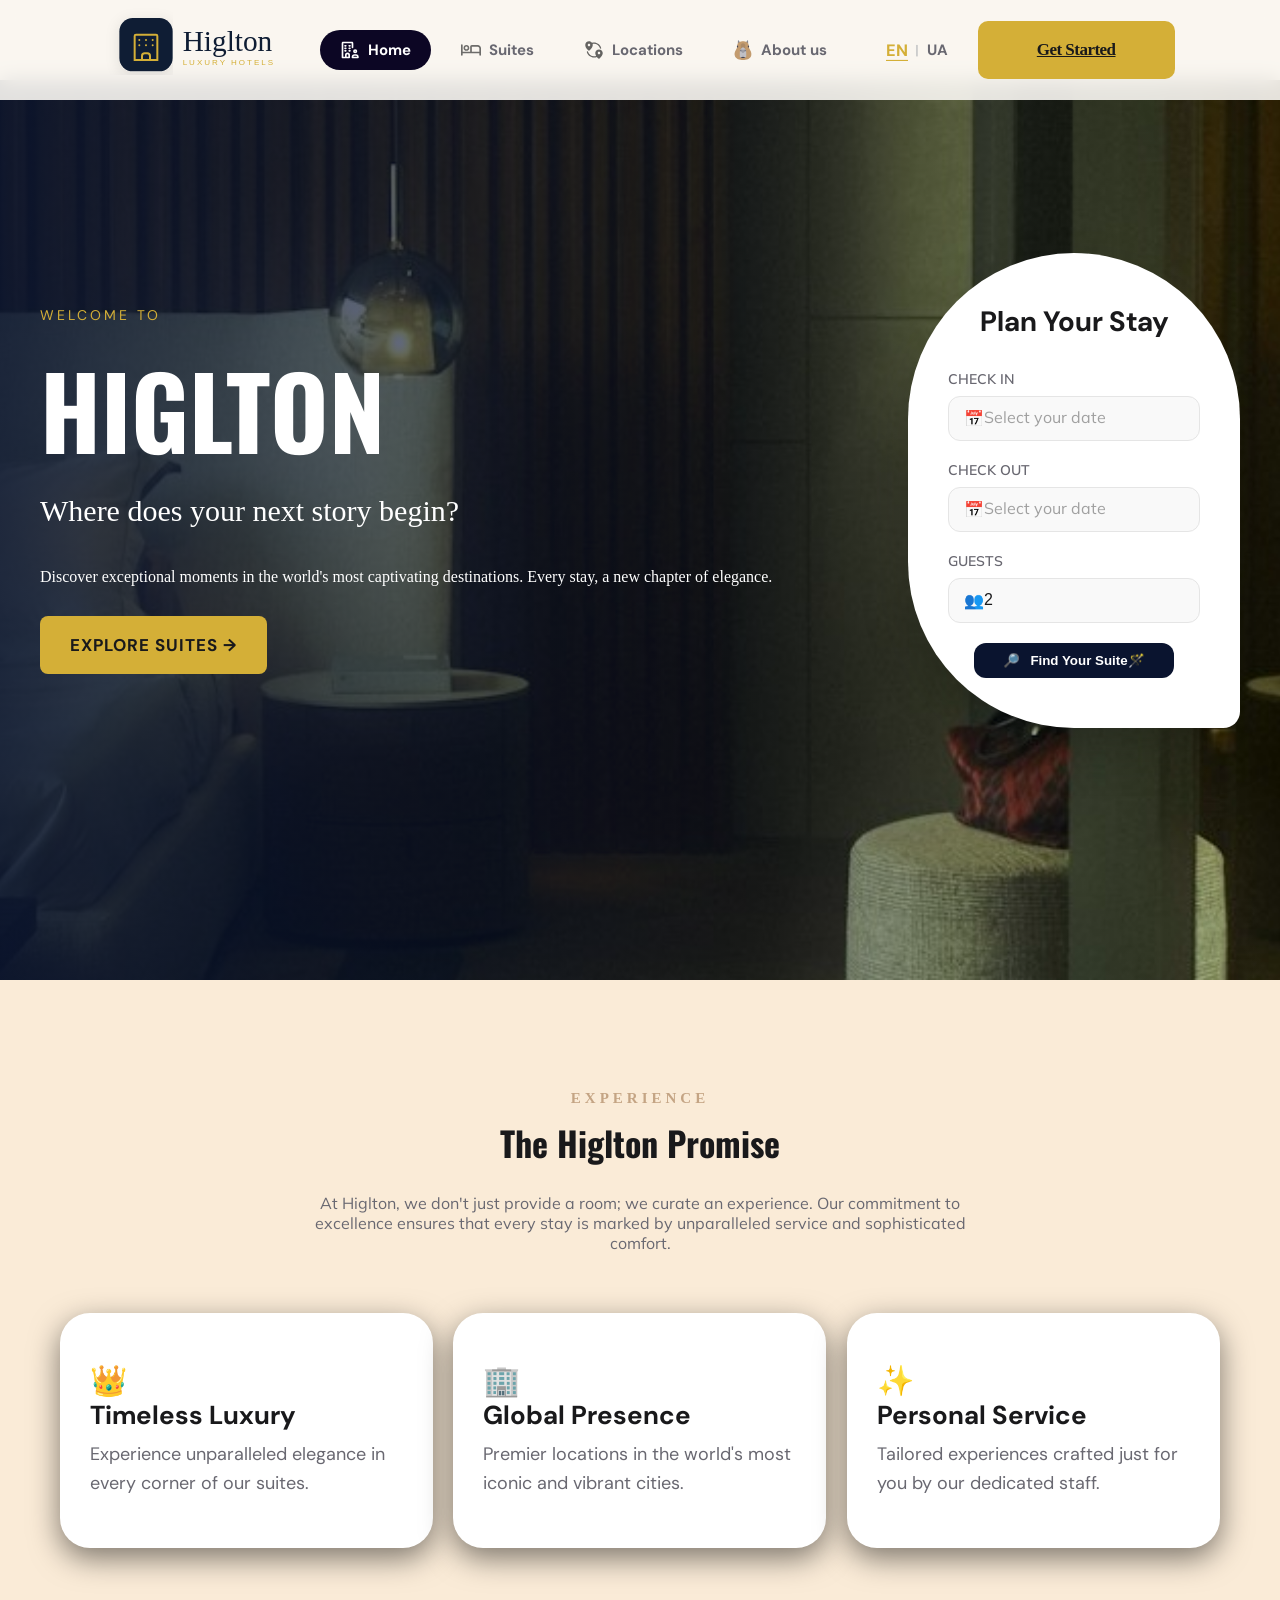
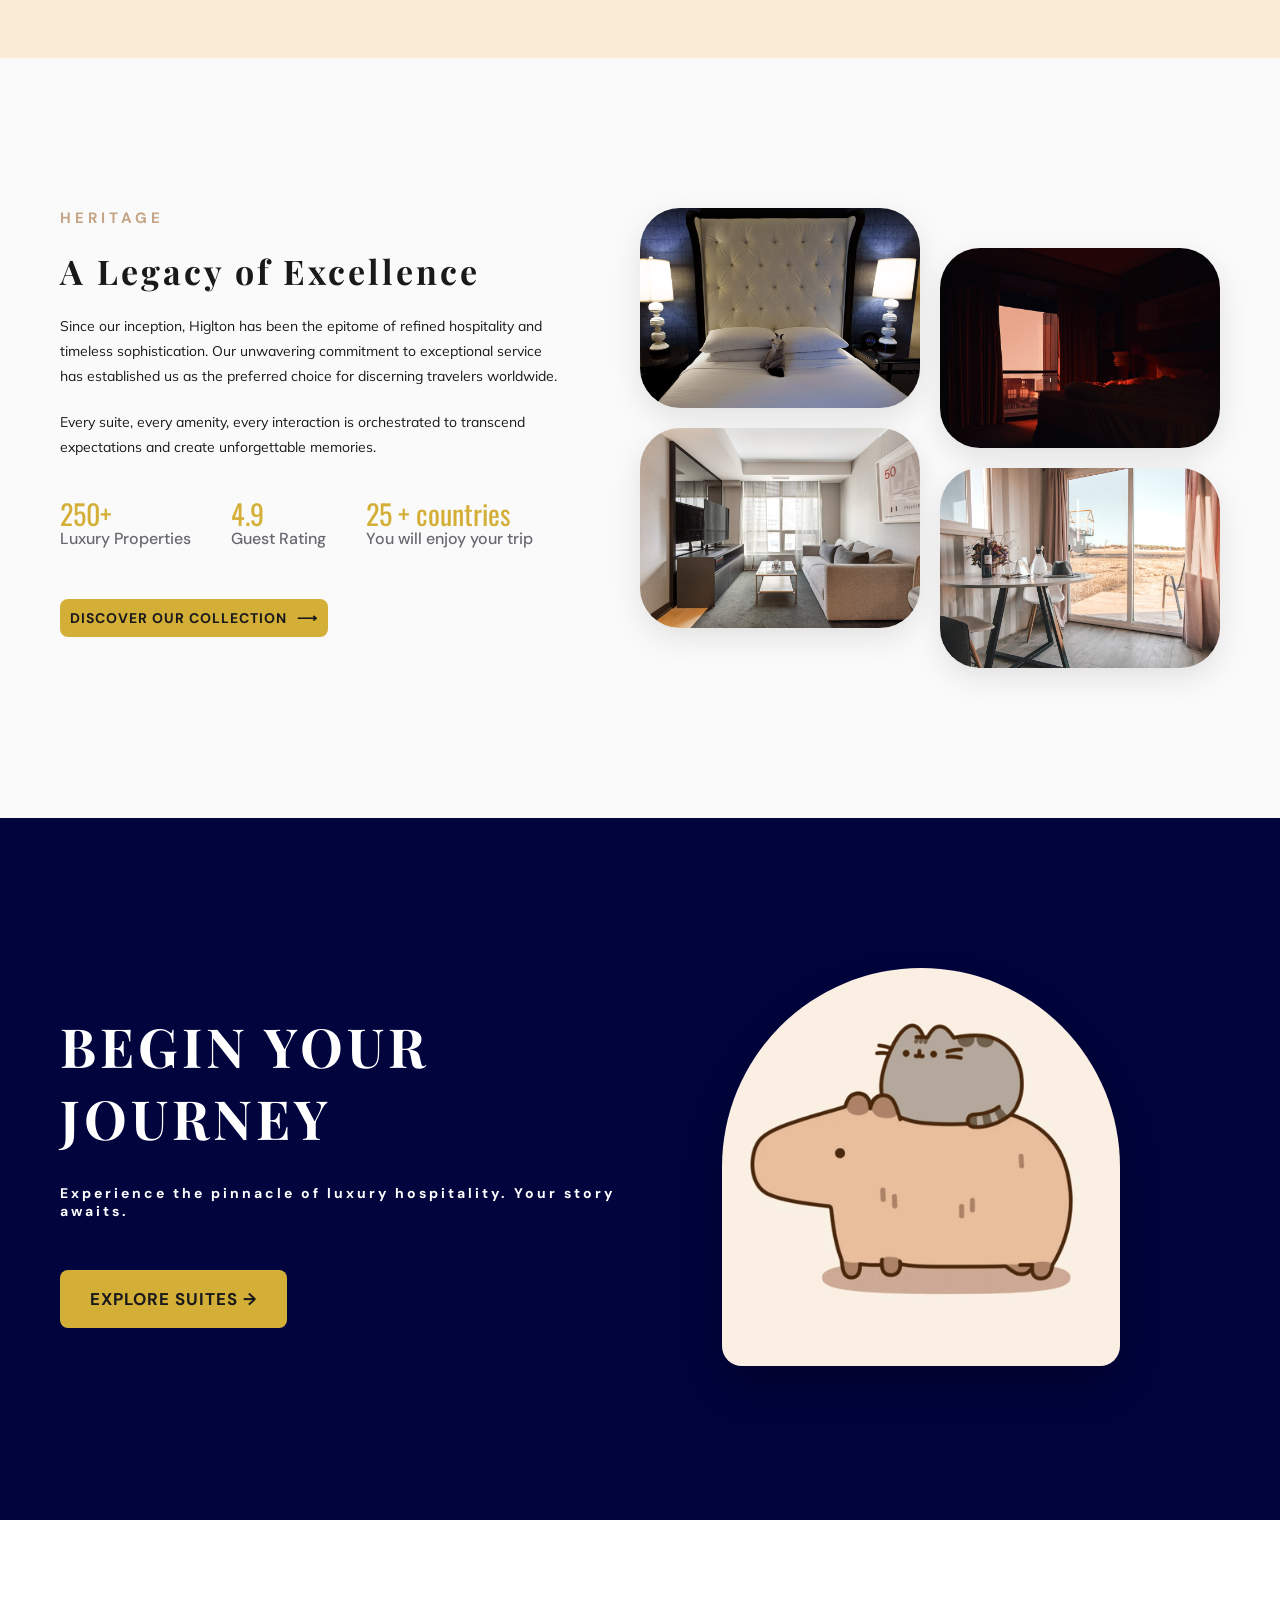
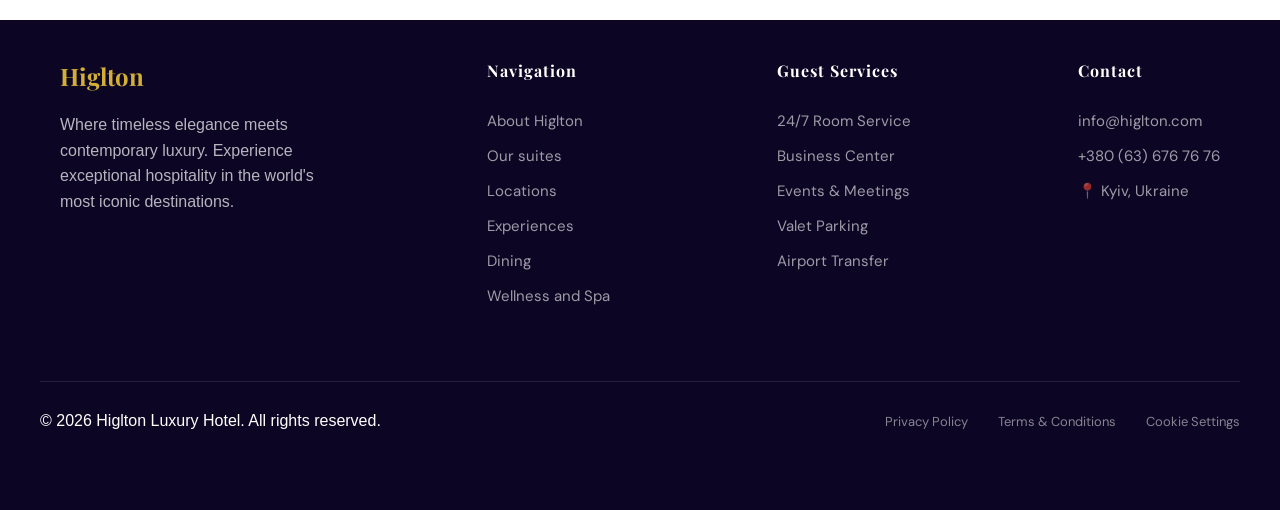
<file: index.html>
﻿<!DOCTYPE html>
<html lang="en" >
    <head>
        <meta charset="UTF-8">
        <meta name="viewport" content="width=device-width, initial-scale=1.0">
        <title> Higlton</title>
        <link rel="stylesheet" href="style.css" >
        <link rel="shortcut icon" href="images/favicon.svg" type="image/svg">
        <link rel="preconnect" href="https://fonts.googleapis.com">
        <link rel="preconnect" href="https://fonts.gstatic.com" crossorigin>
        <link href="https://fonts.googleapis.com/css2?family=DM+Sans:ital,opsz,wght@0,9..40,100..1000;1,9..40,100..1000&family=Mulish:ital,wght@0,200..1000;1,200..1000&family=Oswald:wght@200..700&family=Playfair+Display:ital,wght@0,400..900;1,400..900&family=Playwrite+IE:wght@100..400&family=Special+Elite&display=swap" rel="stylesheet">
    <body style="background-color: antiquewhite">

       <header class="header">
            <!-- Додано клас header__wrapper для правильного вирівнювання -->
            <div class="header__container header__wrapper"> 
                
                <!-- 1. Логотип (винесено за межі nav, щоб його завжди було видно) -->
                <a href="index.html" class="logo-link">
                    <img src="images/higlton.svg" alt="Logo" width="200">
                </a>

                <!-- 2. Кнопка Гамбургер (буде видима лише на телефонах) -->
                <div class="header__hamburger" id="hamburger-btn">
                    ☰
                </div>

                <!-- 3. Навігація (ховається на телефонах) -->
                <nav class="header__nav">
                    <ul class="header__list">
                        <li class="header__list-item mobile-only-link">
                            <a class="header__list-link" href="index.html" style="color: var(--blackgold);">
                                <i class="fa-solid fa-house"></i>
                                <span data-i18n="nav_back_home">Back to Home</span>
                            </a>
                        </li>
                        <li class="header__list-item">
                            <a class="header__list-link active" href="index.html">
                                <img src="images/SVG, header/building-user-svgrepo-com.svg" alt="home" class="nav-icon">
                                <span data-i18n="nav_home">Home</span>
                            </a>
                        </li>
                        <li class="header__list-item">
                            <a class="header__list-link" href="suites.html">
                                <img src="images/SVG, header/bed-svgrepo-com.svg" alt="suites" class="nav-icon">
                                <span data-i18n="nav_suites">Suites</span>
                            </a>
                        </li>
                        <li class="header__list-item">
                            <a class="header__list-link" href="locations.html">
                                <img src="images/SVG, header/locations-route-svgrepo-com.svg" alt="locations" class="nav-icon">
                                <span data-i18n="nav_locations">Locations</span>
                            </a>
                        </li>
                        <li class="header__list-item">
                            <a class="header__list-link" href="aboutus.html">
                                <img src="images/SVG, header/capybara-svgrepo-com.svg" alt="about" class="nav-icon capy-style">
                                <span data-i18n="nav_about">About us</span>
                            </a>
                        </li>
                    </ul>
                    
                    <div class="header__actions">
                        <div class="lang-switcher">
                            <span class="lang-btn active" data-lang="en">EN</span>
                            <span class="lang-divider">|</span>
                            <span class="lang-btn" data-lang="ua">UA</span>
                        </div>
                        <a id="authBtn" class="header__button" href="getstarted.html" data-i18n="nav_getstarted">Get Started</a>
                    </div>
                </nav>
            </div>
        </header> 

        <main>
            <section class="hero">
            <div class="hero__container">
                <div class="hero__container">


                    <div class="hero__left">
                        <span class="hero__subtitle" data-i18n="hero_subtitle">
                            WELCOME TO
                        </span>
                        <h1 class="hero__title" data-i18n="hero_title">
                            Higlton
                        </h1>
                        <p class="hero__desc" data-i18n="hero_desc">
                            Where does your next story begin?
                        </p>
                        <p class="hero__desc-sub" data-i18n="hero_desc_sub">
                            Discover exceptional moments in the world's most captivating destinations. Every stay, a new chapter of elegance.
                        </p>
                        <a href="suites.html" class="hero__btn-explore" data-i18n="hero_btn_explore">Explore Suites &rarr; </a>
                    </div>


                    <div class="hero__right">
                        <div class="booking-card">
                            <h2 class="booking-card__title" data-i18n="book_title">Plan Your Stay</h2>

                            <div class="booking-card__field">
                                <label data-i18n="book_checkin">Check In</label>
                                <div class="input-wrapper">
                                    <span class="icon">📅 </span>
                                    <input type="text" id="checkin" data-i18n-placeholder="book_input" class="date-input" placeholder="Select your date" 
                                        onfocus="this.type='date'" 
                                        onclick="if(this.showPicker) this.showPicker();" 
                                        onblur="if(!this.value) this.type='text'">
                                </div>     
                            </div>

                            <div class="booking-card__field">
                                <label data-i18n="book_checkout">Check Out</label>
                                <div class="input-wrapper">
                                    <span class="icon">📅 </span>
                                    <input type="text" id="checkout" data-i18n-placeholder="book_input" class="date-input" placeholder="Select your date" 
                                        onfocus="this.type='date'" 
                                        onclick="if(this.showPicker) this.showPicker();" 
                                        onblur="if(!this.value) this.type='text'">
                                </div>
                            </div>

                            <div class="booking-card__field">
                                <label data-i18n="book_guests">Guests</label>
                                <div class="input-wrapper">
                                    <span class="icon">👥</span>
                                    <input type="number" value="2">
                                </div>
                            </div>

                            <button class="booking-card__btn" data-i18n="book_btn">
                                <span class="icon">🔎</span> Find Your Suite🪄
                            </button>
                        </div>
                    </div>
                </div>
            </div>    
            </section>

            <section class="experience">
                <div class="experience__container">

                    <div class="experience__header reveal fade-up">
                        <span class="experience__subtitle" data-i18n="exp_subtitle">EXPERIENCE</span>
                        <h2 class="experience__title" data-i18n="exp_title">The Higlton Promise</h2>
                        <p class="experience__text" data-i18n="exp_text"> At Higlton, we don't just provide a room; we curate an experience. Our commitment to excellence ensures that every stay is marked by unparalleled service and sophisticated comfort.
                        </p>
                    </div>

                    
                    <div class="experience__grid">
                        <!-- Картка 1 -->
                        <div class="promise-card reveal fade-up delay-1">
                            <div class="promise-card__icon-box">
                                <div class="promise-card__icon">👑</div>
                            </div>
                            <h3 class="promise-card__title" data-i18n="promise_1_title">Timeless Luxury</h3>
                            <p class="promise-card__desc" data-i18n="promise_1_desc">Experience unparalleled elegance...</p>
                        </div>

                        <!-- Картка 2  -->
                        <div class="promise-card reveal fade-up delay-2">
                            <div class="promise-card__icon-box">
                                <div class="promise-card__icon">🏢</div>
                            </div>
                            <h3 class="promise-card__title" data-i18n="promise_2_title">Global Presence</h3>
                            <p class="promise-card__desc" data-i18n="promise_2_desc">Premier locations in the world's...</p>
                        </div>

                        <!-- Картка 3  -->
                        <div class="promise-card reveal fade-up delay-3">
                            <div class="promise-card__icon-box">
                                <div class="promise-card__icon">✨</div>
                            </div>
                            <h3 class="promise-card__title" data-i18n="promise_3_title">Personal Service</h3>
                            <p class="promise-card__desc" data-i18n="promise_3_desc">Tailored experiences crafted just for you...</p>
                        </div>

                    </div>
                </div>
            </section>



            <section class="vibe">
                <div class="vibe__container">


                    <div class="vibe__content reveal fade-left">
                        <span class="vibe__subtitle" data-i18n="vibe_subtitle">HERITAGE</span>
                        <h4 class="vibe__title" data-i18n="vibe_title">A Legacy of Excellence</h4>
                        <p class="vibe__text1" data-i18n="vibe_text1">Since our inception, Higlton has been the epitome of refined hospitality and  timeless sophistication. Our unwavering commitment to exceptional service has established us as the preferred choice for discerning travelers worldwide.</p>
                        <p class="vibe__text2" data-i18n="vibe_text2">Every suite, every amenity, every interaction is orchestrated to transcend expectations and create unforgettable memories.</p>
                    
                        <div class="vibe__stats">
                            <div class="stat-item">
                                <span class="stat-number">250+</span>
                                <span class="stat-text" data-i18n="stat_1">Luxury Properties</span>
                            </div>
                            <div class="stat-item">
                                <span class="stat-number">4.9</span>
                                <span class="stat-text" data-i18n="stat_2">Guest Rating</span>
                            </div>
                            <div class="stat-item">
                                <span class="stat-number" data-i18n="stat_4">25 + countries</span>
                                <span class="stat-text" data-i18n="stat_3">You will enjoy your trip</span>
                            </div>
                        </div>

                        <a href="suites.html" class="vibe__link" data-i18n="vibe_link">Discover Our Colection<span>&#10230;</span></a>
                    </div>

                    
                    <div class="vibe__images reveal fade-right">
                         <div class="vibe-column">
                        <img src="images/imageroom1.jpg" alt="Room 1" class="vibe-img">
                        <img src="images/imageroom2.jpg" alt="Room 2" class="vibe-img">
                        </div>
                        <div class="vibe-column vibe-column--offset">
                        <img src="images/imageroom3.jpg" alt="Room 3" class="vibe-img">
                        <img src="images/imageroom4.jpg" alt="Room 4" class="vibe-img">
                        </div>
                    </div>
                </div>
            </section>


            
            <section class="begin-yrtrp">
                <div class="begin-yrtrp__container">
                    <div class="begin-yrtrp__content reveal fade-up">
                        <span class="begin-yrtrp__subtitle" data-i18n="journey_subtitle">Begin Your Journey</span>
                        <h5 class="begin-yrtrp__title" data-i18n="journey_title">Experience the pinnacle of luxury hospitality. Your story awaits.</h5>
                        <a href="suites.html" class="hero__btn-explore" data-i18n="hero_btn_explore">Explore Suites &rarr; </a>
                    </div>
            

                    <div class="begin-yrtrp__images">
                        <img src="images/capy1.gif" alt="Luxury experience" class="journey-gif"/>
                    </div>
                </div>
            </section>

            <div class="section-divider"></div>

            <footer class="footer">
                <div class="footer__container">
                    <div class="footer__brand">
                        <h6 class="footer__logo-text">Higlton</h6>
                        <p class="footer__tagline" data-i18n="footer_tagline">
                            Where timeless elegance meets <br> contemporary luxury. Experience <br> exceptional hospitality in the world's <br> most iconic destinations.
                        </p>
                    </div>

                    <div class="footer__columns">
                        <div class="footer__col">
                            <h7 class="footer__title" data-i18n="footer_nav">Navigation</h7>
                            <ul class="footer__list">
                                <li><a href="index.html" data-i18n="footer_nav_about">About Higlton</a></li>
                                <li><a href="suites.html" data-i18n="footer_nav_suites">Our suites</a></li>
                                <li><a href="locations.html" data-i18n="footer_nav_locations">Locations</a></li>
                                <li><a href="suites.html" data-i18n="footer_nav_exp">Experiences</a></li>
                                <li><a href="suites.html" data-i18n="footer_nav_dining">Dining</a></li>
                                <li><a href="suites.html" data-i18n="footer_nav_spa">Wellness and Spa</a></li>
                            </ul>
                        </div>

                        <div class="footer__col">
                            <h4 class="footer__title" data-i18n="footer_services">Guest Services</h4>
                            <ul class="footer__list">
                            <li><a href="suites.html" data-i18n="footer_srv_room">24/7 Room Service</a></li>
                            <li><a href="aboutus.html" data-i18n="footer_srv_biz">Business Center</a></li>
                            <li><a href="locations.html" data-i18n="footer_srv_events">Events & Meetings</a></li>
                            <li><a href="locations.html" data-i18n="footer_srv_parking">Valet Parking</a></li>
                            <li><a href="locations.html" data-i18n="footer_srv_transfer">Airport Transfer</a></li>
                            </ul>
                        </div>

                        <div class="footer__col">
                            <h4 class="footer__title" data-i18n="footer_contact">Contact</h4>
                            <ul class="footer__list"> <li><a href="mailto:info@higlton.com">info@higlton.com</a></li>
                                <li><a href="tel:+380000000000">+380 (63) 676 76 76</a></li>
                                <li><a href="locations.html" data-i18n="footer_con_sity">📍 Kyiv, Ukraine</a></li>
                            </ul>
                        </div>

                    </div>
                </div>

                <div class="footer__copyright">
                        <p data-i18n="footer_rights">&copy; 2026 Higlton Luxury Hotel. All rights reserved.</p>
                        <ul class="footer__ens-list">
                                <li><a href="privacy.html" data-i18n="footer_privacy">Privacy Policy</a></li>
                                <li><a href="terms.html" data-i18n="footer_terms">Terms & Conditions</a></li>
                                <li><a href="cookies.html" data-i18n="footer_cookies">Cookie Settings</a></li>
                            </ul>

                    </div>
            </footer>
        </main>
        <script>
            document.addEventListener("DOMContentLoaded", () => {
                const authBtn = document.getElementById('authBtn');
                const userDataString = localStorage.getItem('higlton_user');

                if (userDataString && authBtn) {
                    try {
                        const user = JSON.parse(userDataString);
                        if (user && user.firstName) {
                            // Міняємо посилання та видаляємо атрибути перекладу
                            authBtn.href = 'profile.html';
                            authBtn.removeAttribute('data-i18n');

                            // Вставляємо ім'я
                            authBtn.innerHTML = '<span>' + user.firstName + '</span>';
                        }
                    } catch (e) {
                        console.error("Помилка читання даних:", e);
                    }
                }
            });
        </script>
        <script src="lang.js"></script>
        <script>
            document.addEventListener('DOMContentLoaded', function() {
                const searchBtn = document.querySelector('.booking-card__btn');
                const guestsInput = document.querySelector('.booking-card__field input[type="number"]');

                if (searchBtn && guestsInput) {
                    searchBtn.addEventListener('click', function(e) {
                        e.preventDefault();
                        const guests = guestsInput.value || 1;
                        window.location.href = `suites.html?minGuests=${guests}`;
                    });
                }
            });
        </script>
    </body>
</html>
</file>
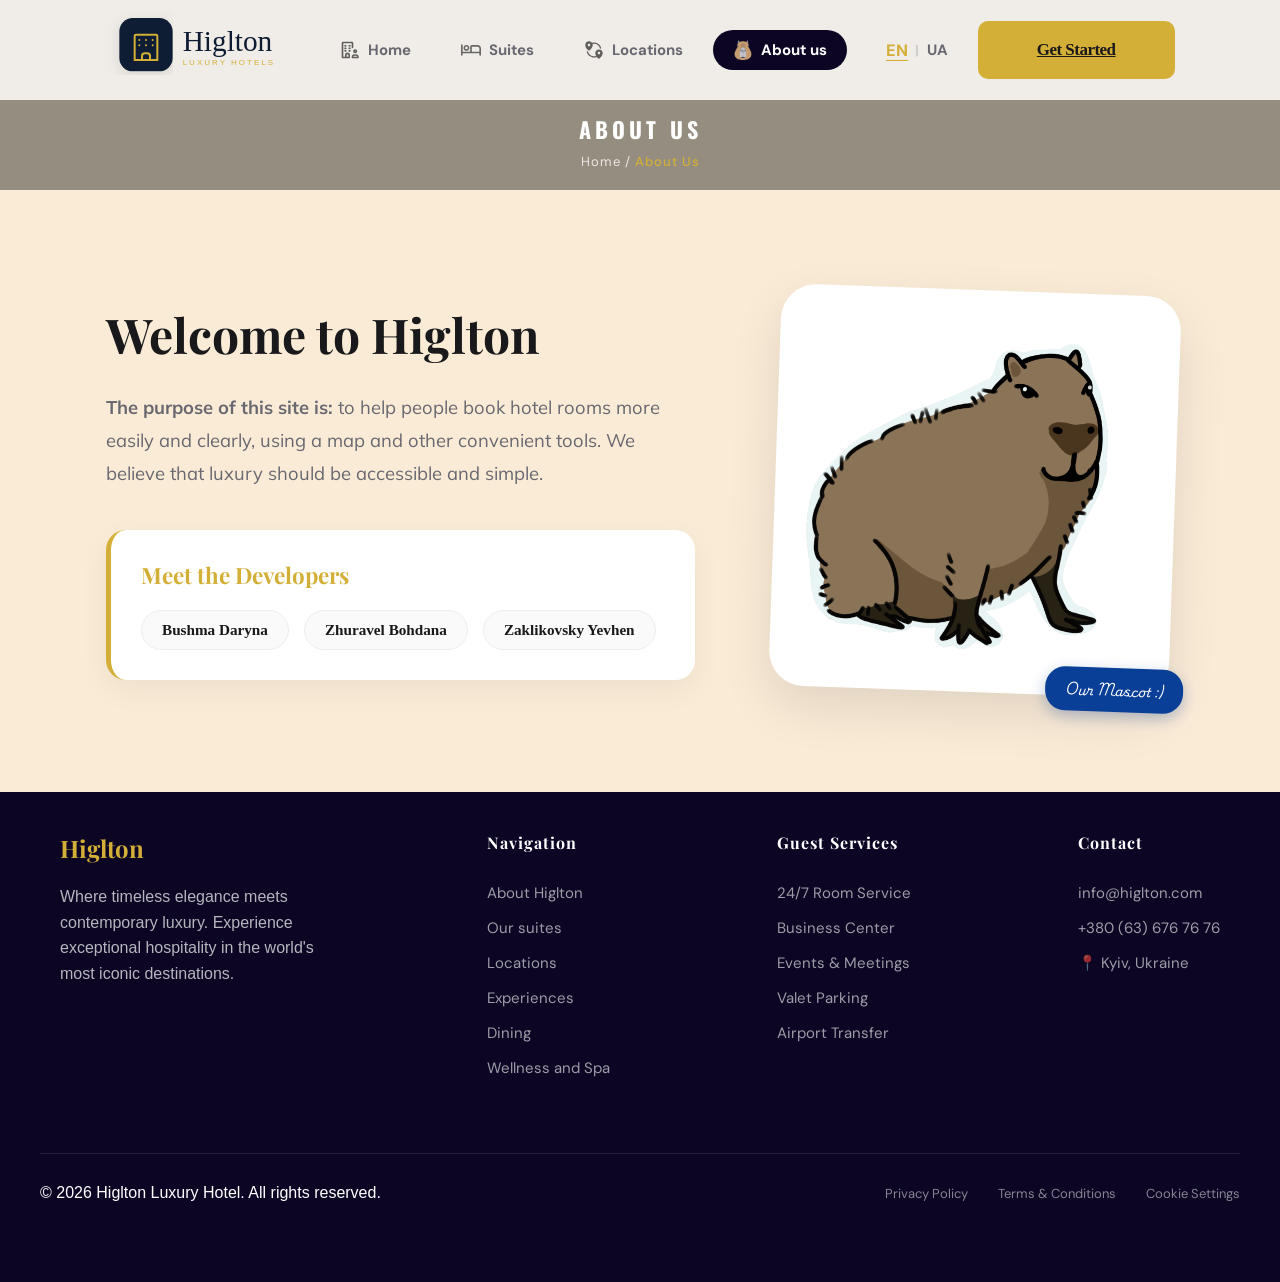
<file: aboutus.html>
<!DOCTYPE html>
<html lang="en" >
    <head>
        <meta charset="UTF-8">
        <meta name="viewport" content="width=device-width, initial-scale=1.0">
        <title> About Us || Higlton</title>
        <link rel="stylesheet" href="style.css">
        <script type="text/javascript" nonce="178ae7e0c8434642afd6fc105dd" src="//local.adguard.org?ts=1775744098507&amp;type=content-script&amp;dmn=contribution.usercontent.google.com&amp;url=https%3A%2F%2Fcontribution.usercontent.google.com%2Fdownload%3Fc%3DCgxiYXJkX3N0b3JhZ2USTxIMcmVxdWVzdF9kYXRhGj8KMGRhMTYzNGJhNDk1ODk0NTEwMDA2NGYwNzNhOWEyOGRhMDNmMTQyOWI1ZjAzOGVjMhILEgcQ1Yip7ZofGAE%26filename%3Dsuites.html%26opi%3D103135050&amp;app=chrome.exe&amp;css=3&amp;js=1&amp;rel=1&amp;rji=1&amp;sbe=1"></script><script type="text/javascript" nonce="178ae7e0c8434642afd6fc105dd" src="//local.adguard.org?ts=1775744098507&amp;name=AdGuard%20Extra&amp;type=user-script"></script><link rel="stylesheet" href="style.css" >
        <link rel="shortcut icon" href="images/favicon.svg" type="image/svg">
        <link rel="preconnect" href="https://fonts.googleapis.com">
        <link rel="preconnect" href="https://fonts.gstatic.com" crossorigin>
        <link href="https://fonts.googleapis.com/css2?family=DM+Sans:ital,opsz,wght@0,9..40,100..1000;1,9..40,100..1000&family=Mulish:ital,wght@0,200..1000;1,200..1000&family=Oswald:wght@200..700&family=Playfair+Display:ital,wght@0,400..900;1,400..900&family=Playwrite+IE:wght@100..400&display=swap" rel="stylesheet">
    </head>
        <body style="background-color: antiquewhite">

        <header class="header">
            <!-- Додано клас header__wrapper для правильного вирівнювання -->
            <div class="header__container header__wrapper"> 
                
                <!-- 1. Логотип (винесено за межі nav, щоб його завжди було видно) -->
                <a href="index.html" class="logo-link">
                    <img src="images/higlton.svg" alt="Logo" width="200">
                </a>

                <!-- 2. Кнопка Гамбургер (буде видима лише на телефонах) -->
                <div class="header__hamburger" id="hamburger-btn">
                    ☰
                </div>

                <!-- 3. Навігація (ховається на телефонах) -->
                <nav class="header__nav">
                    <ul class="header__list">
                        <li class="header__list-item mobile-only-link">
                            <a class="header__list-link" href="index.html" style="color: var(--blackgold);">
                                <i class="fa-solid fa-house"></i>
                                <span data-i18n="nav_back_home">Back to Home</span>
                            </a>
                        </li>
                        <li class="header__list-item">
                            <a class="header__list-link " href="index.html">
                                <img src="images/SVG, header/building-user-svgrepo-com.svg" alt="home" class="nav-icon">
                                <span data-i18n="nav_home">Home</span>
                            </a>
                        </li>
                        <li class="header__list-item">
                            <a class="header__list-link" href="suites.html">
                                <img src="images/SVG, header/bed-svgrepo-com.svg" alt="suites" class="nav-icon">
                                <span data-i18n="nav_suites">Suites</span>
                            </a>
                        </li>
                        <li class="header__list-item">
                            <a class="header__list-link" href="locations.html">
                                <img src="images/SVG, header/locations-route-svgrepo-com.svg" alt="locations" class="nav-icon">
                                <span data-i18n="nav_locations">Locations</span>
                            </a>
                        </li>
                        <li class="header__list-item">
                            <a class="header__list-link active" href="aboutus.html">
                                <img src="images/SVG, header/capybara-svgrepo-com.svg" alt="about" class="nav-icon capy-style">
                                <span data-i18n="nav_about">About us</span>
                            </a>
                        </li>
                    </ul>
                    
                    <div class="header__actions">
                        <div class="lang-switcher">
                            <span class="lang-btn active" data-lang="en">EN</span>
                            <span class="lang-divider">|</span>
                            <span class="lang-btn" data-lang="ua">UA</span>
                        </div>
                        <a id="authBtn" class="header__button" href="getstarted.html" data-i18n="nav_getstarted">Get Started</a>
                    </div>
                </nav>
            </div>

        </header>

        <section class="aboutus-hero">
            <div class="aboutus-hero__container">
                <div class="aboutus-hero__content">
                    <h1 class="aboutus-hero__title" data-i18n="about_hero_title">About Us</h1>
                    <p class="aboutus-hero__subtitle">
                    Home / <span class="aboutus-hero__current" data-i18n="about_hero_crumb">About Us</span>
                    </p>
                </div>
            </div>
        </section>

        <section class="about-info">
            <div class="header__container">
                <div class="about-info__wrapper">
                    <div class="about-info__content reveal fade-left">
                        <h2 class="about-info__title" data-i18n="about_welcome_title">Welcome to Higlton</h2>
                        <p class="about-info__description">
                            <strong data-i18n="about_purpose_title">The purpose of this site is:</strong> 
                            <span data-i18n="about_purpose_text">to help people book hotel rooms more easily...</span>
                        </p>
                        
                        <div class="developers-box reveal fade-up delay-1">
                            <h3 class="developers-box__title" data-i18n="about_dev_title">Meet the Developers</h3>
                            <ul class="developers-list">
                                <li class="developer-item" data-i18n="dev_1">Bushma Daryna</li>
                                <li class="developer-item" data-i18n="dev_2">Zhuravel Bohdana</li>
                                <li class="developer-item" data-i18n="dev_3">Zaklikovsky Yevhen</li>
                            </ul>
                        </div>
                    </div>

                    <div class="about-info__visual  reveal fade-right">
                        <div class="capy-card">
                            <img src="images/capy.gif" alt="Capybara mascot" class="capy-img">
                            <div class="capy-badge" data-i18n="about_mascot">Our Mascot :)</div>
                        </div>
                    </div>
                </div>
            </div>
        </section> 
        <footer class="footer">
                <div class="footer__container">
                    <div class="footer__brand">
                        <h6 class="footer__logo-text">Higlton</h6>
                        <p class="footer__tagline" data-i18n="footer_tagline">
                            Where timeless elegance meets <br> contemporary luxury. Experience <br> exceptional hospitality in the world's <br> most iconic destinations.
                        </p>
                    </div>

                    <div class="footer__columns">
                        <div class="footer__col">
                            <h7 class="footer__title" data-i18n="footer_nav">Navigation</h7>
                            <ul class="footer__list">
                                <li><a href="index.html" data-i18n="footer_nav_about">About Higlton</a></li>
                                <li><a href="suites.html" data-i18n="footer_nav_suites">Our suites</a></li>
                                <li><a href="locations.html" data-i18n="footer_nav_locations">Locations</a></li>
                                <li><a href="suites.html" data-i18n="footer_nav_exp">Experiences</a></li>
                                <li><a href="suites.html" data-i18n="footer_nav_dining">Dining</a></li>
                                <li><a href="suites.html" data-i18n="footer_nav_spa">Wellness and Spa</a></li>
                            </ul>
                        </div>

                        <div class="footer__col">
                            <h4 class="footer__title" data-i18n="footer_services">Guest Services</h4>
                            <ul class="footer__list">
                            <li><a href="suites.html" data-i18n="footer_srv_room">24/7 Room Service</a></li>
                            <li><a href="aboutus.html" data-i18n="footer_srv_biz">Business Center</a></li>
                            <li><a href="locations.html" data-i18n="footer_srv_events">Events & Meetings</a></li>
                            <li><a href="locations.html" data-i18n="footer_srv_parking">Valet Parking</a></li>
                            <li><a href="locations.html" data-i18n="footer_srv_transfer">Airport Transfer</a></li>
                            </ul>
                        </div>

                        <div class="footer__col">
                            <h4 class="footer__title" data-i18n="footer_contact">Contact</h4>
                            <ul class="footer__list"> <li><a href="mailto:info@higlton.com">info@higlton.com</a></li>
                                <li><a href="tel:+380000000000">+380 (63) 676 76 76</a></li>
                                <li><a href="locations.html" data-i18n="footer_con_sity">📍 Kyiv, Ukraine</a></li>
                            </ul>
                        </div>

                    </div>
                </div>

                <div class="footer__copyright">
                        <p data-i18n="footer_rights">&copy; 2026 Higlton Luxury Hotel. All rights reserved.</p>
                        <ul class="footer__ens-list">
                                <li><a href="privacy.html" data-i18n="footer_privacy">Privacy Policy</a></li>
                                <li><a href="terms.html" data-i18n="footer_terms">Terms & Conditions</a></li>
                                <li><a href="cookies.html" data-i18n="footer_cookies">Cookie Settings</a></li>
                            </ul>

                    </div>
            </footer>
        <script src="lang.js"></script>
    </body>
</html>
</file>
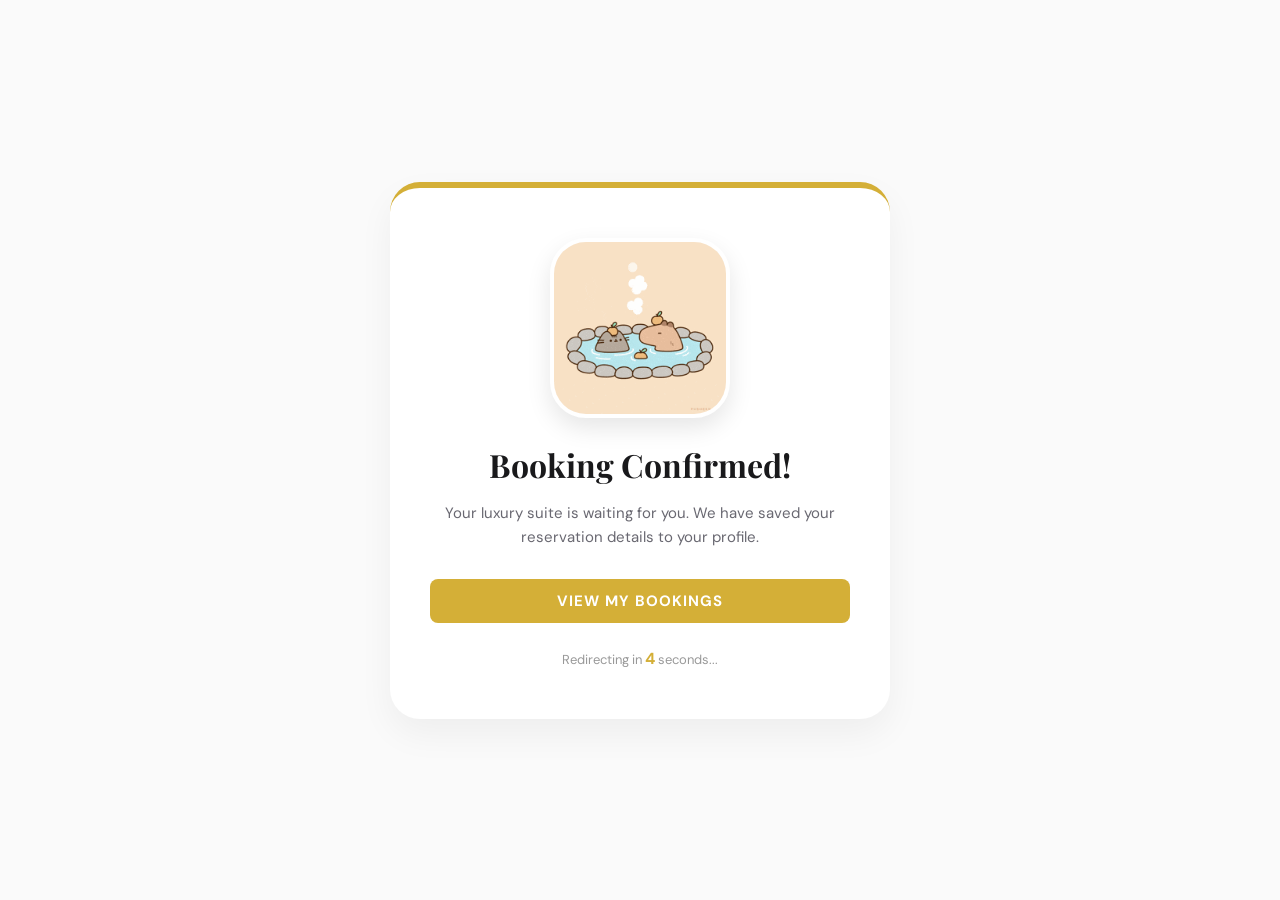
<file: booking-success.html>
<!DOCTYPE html>
<html lang="en">
<head>
    <meta charset="UTF-8">
    <meta name="viewport" content="width=device-width, initial-scale=1.0">
    <meta name="viewport" content="width=device-width, initial-scale=1.0">
    <title>Booking Success | Higlton</title>
    <link rel="stylesheet" href="style.css">
    <link href="https://fonts.googleapis.com/css2?family=DM+Sans:wght@400;700&family=Playfair+Display:wght@700&display=swap" rel="stylesheet">
</head>
<body style="background-color: #FAFAFA">

    <div class="success-page">
        <div class="success-container active">
            <!-- Ваша гіфка з капібарою у ванні -->
            <img src="images/capy-bath.gif" alt="Happy Capybara" class="success-capy">
            
            <h1 data-i18n="book_success_title">Booking Confirmed!</h1>
            <p class="success-desc" data-i18n="book_success_desc">Your luxury suite is waiting for you...</p>
            
            <a href="profile.html" class="btn-book-now success-btn" data-i18n="book_success_btn">View My Bookings</a>
            
            <p class="redirect-notice">
                <span data-i18n="success_redirect_1">Redirecting in </span>
                <span id="seconds" class="countdown">5</span>
                <span data-i18n="success_redirect_2"> seconds...</span>
            </p>
        </div>
    </div>

    <script src="lang.js"></script>
    <script>
        document.addEventListener('DOMContentLoaded', () => {
            let timeLeft = 5;
            const countdownEl = document.getElementById('seconds');
            
            const timer = setInterval(() => {
                timeLeft--;
                if (countdownEl) countdownEl.innerText = timeLeft;
                
                if (timeLeft <= 0) {
                    clearInterval(timer);
                    window.location.href = "profile.html";
                }
            }, 1000);
        });
    </script>
</body>
</html>
</file>
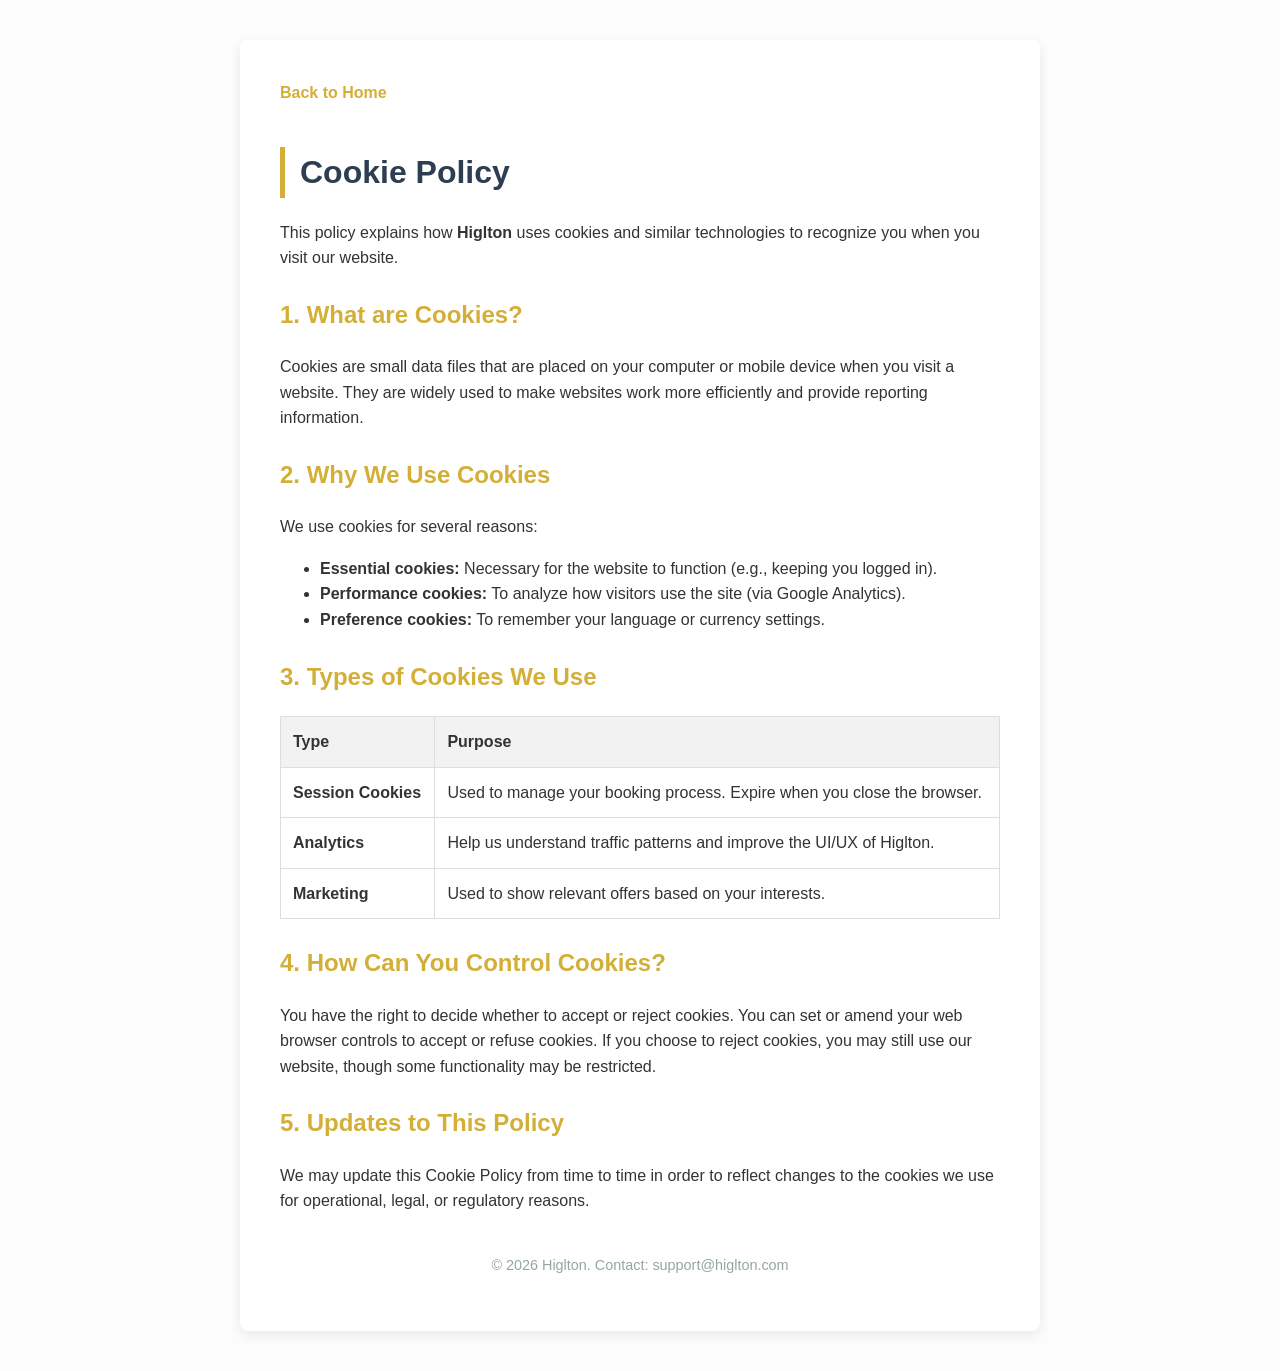
<file: cookies.html>
<!DOCTYPE html>
<html lang="en">
<head>
    <meta charset="UTF-8">
    <meta name="viewport" content="width=device-width, initial-scale=1.0">
    <title>Cookie Policy | Higlton</title>
    <style>
        body {
            font-family: 'Segoe UI', Tahoma, Geneva, Verdana, sans-serif;
            line-height: 1.6;
            color: #333;
            max-width: 800px;
            margin: 0 auto;
            padding: 40px 20px;
            background-color: #fcfcfc;
        }
        .container {
            background: #fff;
            padding: 40px;
            border-radius: 8px;
            box-shadow: 0 4px 12px rgba(0,0,0,0.08);
        }
        h1 {
            color: #2c3e50;
            border-left: 5px solid #d4af37; 
            padding-left: 15px;
        }
        h2 {
            color: #d4af37; 
            margin-top: 25px;
        }
        table {
            width: 100%;
            border-collapse: collapse;
            margin: 20px 0;
        }
        table, th, td {
            border: 1px solid #ddd;
        }
        th, td {
            padding: 12px;
            text-align: left;
        }
        th {
            background-color: #f2f2f2;
        }
        footer {
            margin-top: 40px;
            text-align: center;
            font-size: 0.9em;
            color: #95a5a6;
        }
        
        .back-link {
            display: inline-block;
            margin-bottom: 20px;
            color: #d4af37;
            text-decoration: none;
            font-weight: bold;
        }
    </style>
</head>
<body>

<div class="container">
    <a href="index.html" class="back-link" data-i18n="nav_back_home">← Back to Home</a>
    
    <h1 data-i18n="cookies_h1">Cookie Policy</h1>
    <p data-i18n="cookies_intro">This policy explains how <strong>Higlton</strong> uses cookies and similar technologies to recognize you when you visit our website.</p>

    <h2 data-i18n="cookies_q1">1. What are Cookies?</h2>
    <p data-i18n="cookies_a1">Cookies are small data files that are placed on your computer or mobile device when you visit a website. They are widely used to make websites work more efficiently and provide reporting information.</p>

    <h2 data-i18n="cookies_q2">2. Why We Use Cookies</h2>
    <p data-i18n="cookies_a2_intro">We use cookies for several reasons:</p>
    <ul>
        <li data-i18n="cookies_li1"><strong>Essential cookies:</strong> Necessary for the website to function (e.g., keeping you logged in).</li>
        <li data-i18n="cookies_li2"><strong>Performance cookies:</strong> To analyze how visitors use the site (via Google Analytics).</li>
        <li data-i18n="cookies_li3"><strong>Preference cookies:</strong> To remember your language or currency settings.</li>
    </ul>

    <h2 data-i18n="cookies_q3">3. Types of Cookies We Use</h2>
    <table>
        <thead>
            <tr>
                <th data-i18n="cookies_table_type">Type</th>
                <th data-i18n="cookies_table_purpose">Purpose</th>
            </tr>
        </thead>
        <tbody>
            <tr>
                <td><strong data-i18n="cookies_row1_t">Session Cookies</strong></td>
                <td data-i18n="cookies_row1_d">Used to manage your booking process. Expire when you close the browser.</td>
            </tr>
            <tr>
                <td><strong data-i18n="cookies_row2_t">Analytics</strong></td>
                <td data-i18n="cookies_row2_d">Help us understand traffic patterns and improve the UI/UX of Higlton.</td>
            </tr>
            <tr>
                <td><strong data-i18n="cookies_row3_t">Marketing</strong></td>
                <td data-i18n="cookies_row3_d">Used to show relevant offers based on your interests.</td>
            </tr>
        </tbody>
    </table>

    <h2 data-i18n="cookies_q4">4. How Can You Control Cookies?</h2>
    <p data-i18n="cookies_a4">You have the right to decide whether to accept or reject cookies. You can set or amend your web browser controls to accept or refuse cookies. If you choose to reject cookies, you may still use our website, though some functionality may be restricted.</p>

    <h2 data-i18n="cookies_q5">5. Updates to This Policy</h2>
    <p data-i18n="cookies_a5">We may update this Cookie Policy from time to time in order to reflect changes to the cookies we use for operational, legal, or regulatory reasons.</p>

    <footer>
        <p data-i18n="cookies_footer">&copy; 2026 Higlton. Contact: support@higlton.com</p>
    </footer>
</div>

<script src="lang.js"></script>
</body>
</html>
</file>
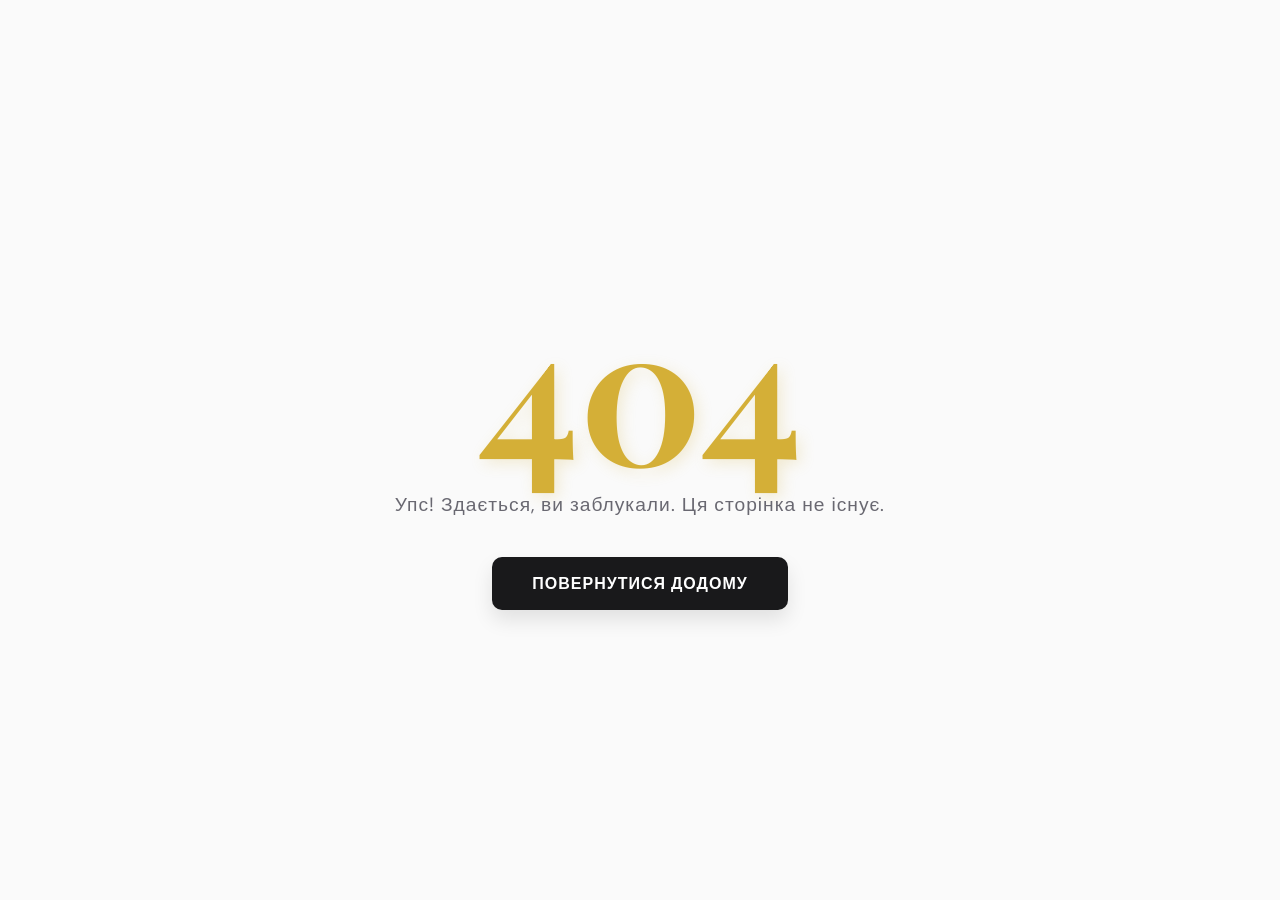
<file: erorpage.html>
<!DOCTYPE html>
<html lang="uk">
<head>
    <meta charset="UTF-8">
    <meta name="viewport" content="width=device-width, initial-scale=1.0">
    <meta name="viewport" content="width=device-width, initial-scale=1.0">
    <title>404 - Сторінку не знайдено | Higlton</title>
    
    
    <link rel="preconnect" href="https://fonts.googleapis.com">
    <link rel="preconnect" href="https://fonts.gstatic.com" crossorigin>
    <link href="https://fonts.googleapis.com/css2?family=DM+Sans:ital,opsz,wght@0,9..40,100..1000;1,9..40,100..1000&family=Playfair+Display:ital,wght@0,400..900;1,400..900&display=swap" rel="stylesheet">
    
    
    <link rel="stylesheet" href="style.css">
</head>
<body style="margin: 0; padding: 0;">

    <div class="container_eror">
        <h1>404</h1>
        <p>Упс! Здається, ви заблукали. Ця сторінка не існує.</p>
        <a href="index.html" class="btn_eror">Повернутися додому</a>
    </div>

</body>
</html>
</file>
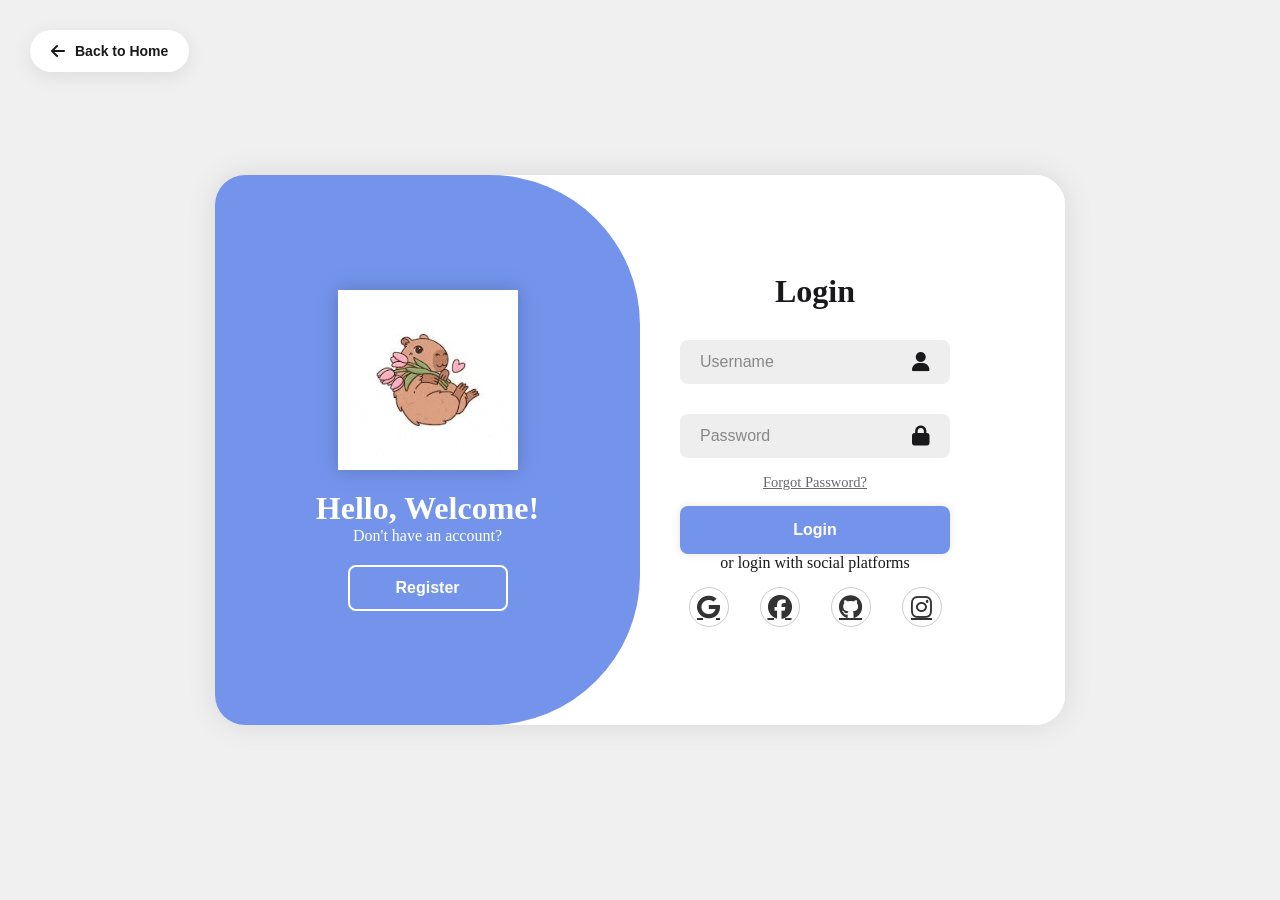
<file: getstarted.html>
<!DOCTYPE html>
<html lang="en">
<head>
    <meta charset="UTF-8">
    <meta name="viewport" content="width=device-width, initial-scale=1.0">
    <meta name="viewport" content="width=device-width, initial-scale=1.0">
    <title>Login/Signup Form</title>
    <link rel="stylesheet" href="style.css">
    <link rel="stylesheet" href="https://cdnjs.cloudflare.com/ajax/libs/font-awesome/6.5.1/css/all.min.css">
    <script src="https://accounts.google.com/gsi/client" async defer></script>
</head>
<body>
    <!-- Кнопка повернення назад -->
    <a href="index.html" class="back-home-btn">
        <i class="fa-solid fa-arrow-left"></i>
        <span data-i18n="nav_back_home">Back to Home</span>
    </a>
    <div class="auth-page">
        <div class="auth-container" id="auth-container">
            <div class="form-box login">
                <form id="loginForm">
                    <h1 data-i18n="auth_login_title">Login</h1>
                    <div class="input-box">
                        <input type="text" id="login-user" data-i18n-placeholder="auth_username_ph" placeholder="Username" required>
                        <i class="fa-solid fa-user"></i>
                    </div>
                    <div class="input-box">
                        <input type="password" id="login-pass" data-i18n-placeholder="auth_password_ph" placeholder="Password" required>
                        <i class="fa-solid fa-lock"></i>
                    </div>
                    <div class="forgot-link"> <a href="#" id="forgot-pass-link" data-i18n="auth_forgot">Forgot Password?</a></div>
                    <button type="submit" class="btn" data-i18n="auth_login_btn">Login</button>
                    <p data-i18n="auth_social_text">or login with social platforms</p>
                    <div class="social-icons">
                        <a href="#" id="google-login-btn"><i class="fa-brands fa-google"></i></a>
                        <a href="#"><i class="fa-brands fa-facebook"></i></a>
                        <a href="#"><i class="fa-brands fa-github"></i></a>
                        <a href="#"><i class="fa-brands fa-instagram"></i></a>
                    </div>
                    <p class="mobile-text">
                        <span data-i18n="auth_mobile_no_acc">Don't have an account?</span> 
                        <b id="to-reg-mobile" data-i18n="auth_mobile_reg">Register</b>
                    </p>
                </form>
            </div>

            <div class="form-box registration">
                <form id="regForm">
                    <h1 data-i18n="auth_reg_title">Registration</h1>
                    <div class="input-box">
                        <input type="text" id="reg-firstName" data-i18n-placeholder="auth_username_ph" placeholder="Username" required>
                        <i class="fa-solid fa-user"></i>
                    </div>
                    <div class="input-box">
                        <input type="email" id="reg-email" data-i18n-placeholder="auth_email_ph" placeholder="Email" required>
                        <i class="fa-solid fa-envelope"></i>
                    </div>
                    <div class="input-box">
                        <input type="password" id="reg-password" data-i18n-placeholder="auth_password_ph" placeholder="Password" required>
                        <i class="fa-solid fa-lock"></i>
                    </div>
                    <button type="submit" class="btn" data-i18n="auth_reg_btn">Register</button>
                    <div class="social-icons">
                        <a href="#" id="google-login-btn-reg"><i class="fa-brands fa-google"></i></a>
                        <a href="#"><i class="fa-brands fa-facebook"></i></a>
                        <a href="#"><i class="fa-brands fa-github"></i></a>
                        <a href="#"><i class="fa-brands fa-instagram"></i></a>
                    </div>
                    <p class="mobile-text">
                        <span data-i18n="auth_mobile_has_acc">Already have an account?</span> 
                        <b id="to-login-mobile" data-i18n="auth_mobile_login">Login</b>
                    </p>
                </form>
            </div>

            <div class="toggle-box">
                <div class="toggle-panel toggle-left">
                    <img src="images/getstarted/capybam-safetycapybam.gif" alt="Capy" class="auth-capy-img">
                    <h1 data-i18n="auth_toggle_hello">Hello, Welcome!</h1>
                    <p data-i18n="auth_toggle_no_acc">Don't have an account?</p>
                    <button class="btn registration-btn" data-i18n="auth_reg_btn">Registration</button>
                </div>
                <div class="toggle-panel toggle-right">
                    <img src="images/getstarted/coffee-bara-capybara.gif" alt="Capy" class="auth-capy-img">
                    <h1 data-i18n="auth_toggle_back">Welcome Back!</h1>
                    <p data-i18n="auth_toggle_has_acc">Already have an account?</p>
                    <button class="btn login-btn" data-i18n="auth_login_btn">Login</button>
                </div>
            </div>
        </div>
    </div>

    <div id="forgotPasswordModal" style="display: none; position: fixed; top: 0; left: 0; width: 100%; height: 100%; background: rgba(0, 0, 0, 0.75); backdrop-filter: blur(5px); z-index: 9999; justify-content: center; align-items: center;">
        <div style="background: #2d2d44; padding: 30px; border-radius: 12px; box-shadow: 0 10px 30px rgba(0,0,0,0.5); width: 100%; max-width: 400px; text-align: left; position: relative;">

        <span id="closeModalBtn" style="position: absolute; top: 15px; right: 20px; color: #a0a0c0; cursor: pointer; font-size: 20px;">
            <i class="fa-solid fa-xmark"></i>
        </span>

            <h3 style="color: #fff; margin-bottom: 10px; font-size: 20px;">Відновлення пароля</h3>
            <p style="font-size: 13px; color: #a0a0c0; margin-bottom: 20px;">Код надіслано! Перевірте пошту, скопіюйте його та введіть нижче:</p>

            <div style="margin-bottom: 15px;">
                <input type="text" id="recoveryCode" placeholder="5-значний код" required style="width: 100%; padding: 12px; background: #3b3b54; border: 1px solid #4e4e70; color: white; border-radius: 6px; box-sizing: border-box; font-size: 15px;">
            </div>
            <div style="margin-bottom: 20px;">
                <input type="password" id="recoveryNewPassword" placeholder="Новий пароль" required style="width: 100%; padding: 12px; background: #3b3b54; border: 1px solid #4e4e70; color: white; border-radius: 6px; box-sizing: border-box; font-size: 15px;">
            </div>
            <button type="button" id="submitNewPasswordBtn" style="width: 100%; padding: 12px; background: #007bff; color: white; border: none; border-radius: 6px; cursor: pointer; font-weight: bold; font-size: 16px; transition: 0.3s;">
                Підтвердити зміну
            </button>
        </div>
    </div>

    <script>
        const authContainer = document.getElementById('auth-container');
        const registerBtn = document.querySelector('.registration-btn');
        const loginBtn = document.querySelector('.login-btn');
        
        // 1. Перемикання для ПК
        registerBtn.addEventListener('click', () => authContainer.classList.add("active"));
        loginBtn.addEventListener('click', () => authContainer.classList.remove("active"));

        // 2. Перемикання для МОБІЛОК 
        const toRegMobile = document.getElementById('to-reg-mobile');
        const toLoginMobile = document.getElementById('to-login-mobile');

        if (toRegMobile) {
            toRegMobile.onclick = (e) => {
                e.preventDefault();
                authContainer.classList.add("active");
            };
        }

        if (toLoginMobile) {
            toLoginMobile.onclick = (e) => {
                e.preventDefault();
                authContainer.classList.remove("active");
            };
        }

        // 3. Анімація капібари при введенні пароля
        const passInput = document.getElementById('login-pass');
        passInput.addEventListener('focus', () => {
            const capyImg = document.querySelector('.auth-container:not(.active) .toggle-right .auth-capy-img');
            if(capyImg) {
                capyImg.style.transform = 'scale(0.8) translateY(20px)';
                capyImg.style.opacity = '0.5';
            }
        });

        passInput.addEventListener('blur', () => {
            const capyImg = document.querySelector('.auth-container:not(.active) .toggle-right .auth-capy-img');
            if(capyImg) {
                capyImg.style.transform = 'scale(1) translateY(0)';
                capyImg.style.opacity = '1';
            }
        });

        // 4. ОБРОБКА РЕЄСТРАЦІЇ ТА ЛОГІНУ 
        document.getElementById('regForm').onsubmit = async (e) => {
            e.preventDefault();
            const clientData = {
                firstName: document.getElementById('reg-firstName').value,
                email: document.getElementById('reg-email').value,
                password: document.getElementById('reg-password').value
            };
            try {
                const response = await fetch('http://localhost:8081/api/auth/register', {
                    method: 'POST',
                    headers: { 'Content-Type': 'application/json' },
                    body: JSON.stringify(clientData)
                });
                if (response.ok) window.location.href = 'success.html';
                else alert('Помилка реєстрації.');
            } catch (error) { alert('Не вдалося з’єднатися з сервером.'); }
        };

        document.getElementById('loginForm').onsubmit = async (e) => {
            e.preventDefault();
            const loginData = {
                firstName: document.getElementById('login-user').value,
                password: document.getElementById('login-pass').value
            };
            try {
                const response = await fetch('http://localhost:8081/api/auth/login', {
                    method: 'POST',
                    headers: { 'Content-Type': 'application/json' },
                    body: JSON.stringify(loginData)
                });
                if (response.ok) {
                    const user = await response.json();
                    localStorage.setItem('higlton_user', JSON.stringify(user));
                    alert(`Вітаємо, ${user.firstName}!`);
                    window.location.href = 'index.html';
                } else alert('Невірний username або пароль');
            } catch (error) { alert('Не вдалося з’єднатися з сервером.'); }
        };
        // 1. Функція декодування даних від Google (JWT)
        function parseJwt(token) {
            var base64Url = token.split('.')[1];
            var base64 = base64Url.replace(/-/g, '+').replace(/_/g, '/');
            var jsonPayload = decodeURIComponent(window.atob(base64).split('').map(function(c) {
                return '%' + ('00' + c.charCodeAt(0).toString(16)).slice(-2);
            }).join(''));
            return JSON.parse(jsonPayload);
        }

        // 2. Що робити, коли Google повернув дані
        function handleCredentialResponse(response) {
            const data = parseJwt(response.credential);
            
            const user = {
                firstName: data.given_name,
                email: data.email,
                photo: data.picture,
                role: 'user'
            };

            localStorage.setItem('higlton_user', JSON.stringify(user));
            alert(`Вітаємо, ${user.firstName}! Вхід через Google успішний.`);
            window.location.href = 'index.html';
        }

        // 3. Ініціалізація Google
        window.addEventListener('load', function() {
            if (typeof google !== 'undefined') {
                google.accounts.id.initialize({
                    client_id: "1049765104711-qailje21gncm5mrsph0mkoeq2bma7bji.apps.googleusercontent.com", 
                    callback: handleCredentialResponse
                });

                const googleBtn = document.getElementById('google-login-btn');
                if (googleBtn) {
                    googleBtn.onclick = (e) => {
                        e.preventDefault();
                        google.accounts.id.prompt(); 
                    };
                }
            }
        });

        document.querySelectorAll('.social-icons a:not(#google-login-btn)').forEach(link => {
            link.onclick = (e) => {
                e.preventDefault();
                alert("Цей метод входу зараз знаходиться на перевірці у Meta Developers. Будь ласка, скористайтеся Google або звичайною реєстрацією.");
            };
        });

        // ОБРОБКА ВІДНОВЛЕННЯ ПАРОЛЯ (ЧЕРЕЗ МОДАЛЬНЕ ВІКНО)
        let userEmailForRecovery = "";

        document.getElementById('forgot-pass-link').onclick = async (e) => {
            e.preventDefault();

            const email = prompt("Введіть ваш Email для відновлення пароля:");
            if (!email) return;

            userEmailForRecovery = email;

            try {
                const response = await fetch('http://localhost:8081/api/auth/forgot-password', {
                    method: 'POST',
                    headers: { 'Content-Type': 'application/json' },
                    body: JSON.stringify({ email: userEmailForRecovery })
                });

                const data = await response.json();

                if (response.ok) {
                    alert(data.message);
                    // Показуємо модальне вікно по центру екрана
                    document.getElementById('forgotPasswordModal').style.display = 'flex';
                } else {
                    alert(data.error || "Щось пішло не так.");
                }
            } catch (error) {
                alert("Не вдалося з’єднатися з сервером.");
            }
        };

        // Логіка для закриття модального вікна при кліку на хрестик
        document.getElementById('closeModalBtn').onclick = () => {
            document.getElementById('forgotPasswordModal').style.display = 'none';
        };

        // Підтвердження коду та пароля
        document.getElementById('submitNewPasswordBtn').onclick = async () => {
            const code = document.getElementById('recoveryCode').value;
            const newPassword = document.getElementById('recoveryNewPassword').value;

            if (!code || !newPassword) {
                alert("Будь ласка, заповніть всі поля!");
                return;
            }

            try {
                const response = await fetch('http://localhost:8081/api/auth/reset-password', {
                    method: 'POST',
                    headers: { 'Content-Type': 'application/json' },
                    body: JSON.stringify({
                        email: userEmailForRecovery,
                        code: code,
                        newPassword: newPassword
                    })
                });

                const data = await response.json();

                if (response.ok) {
                    alert(data.message);
                    // Ховаємо модалку та очищаємо її поля
                    document.getElementById('forgotPasswordModal').style.display = 'none';
                    document.getElementById('recoveryCode').value = "";
                    document.getElementById('recoveryNewPassword').value = "";
                } else {
                    alert(data.error || "Помилка при зміні пароля.");
                }
            } catch (error) {
                alert("Помилка зв'язку з сервером при збереженні пароля.");
            }
        };
    </script>
    <script src="lang.js"></script>
</body>
</html>
</file>
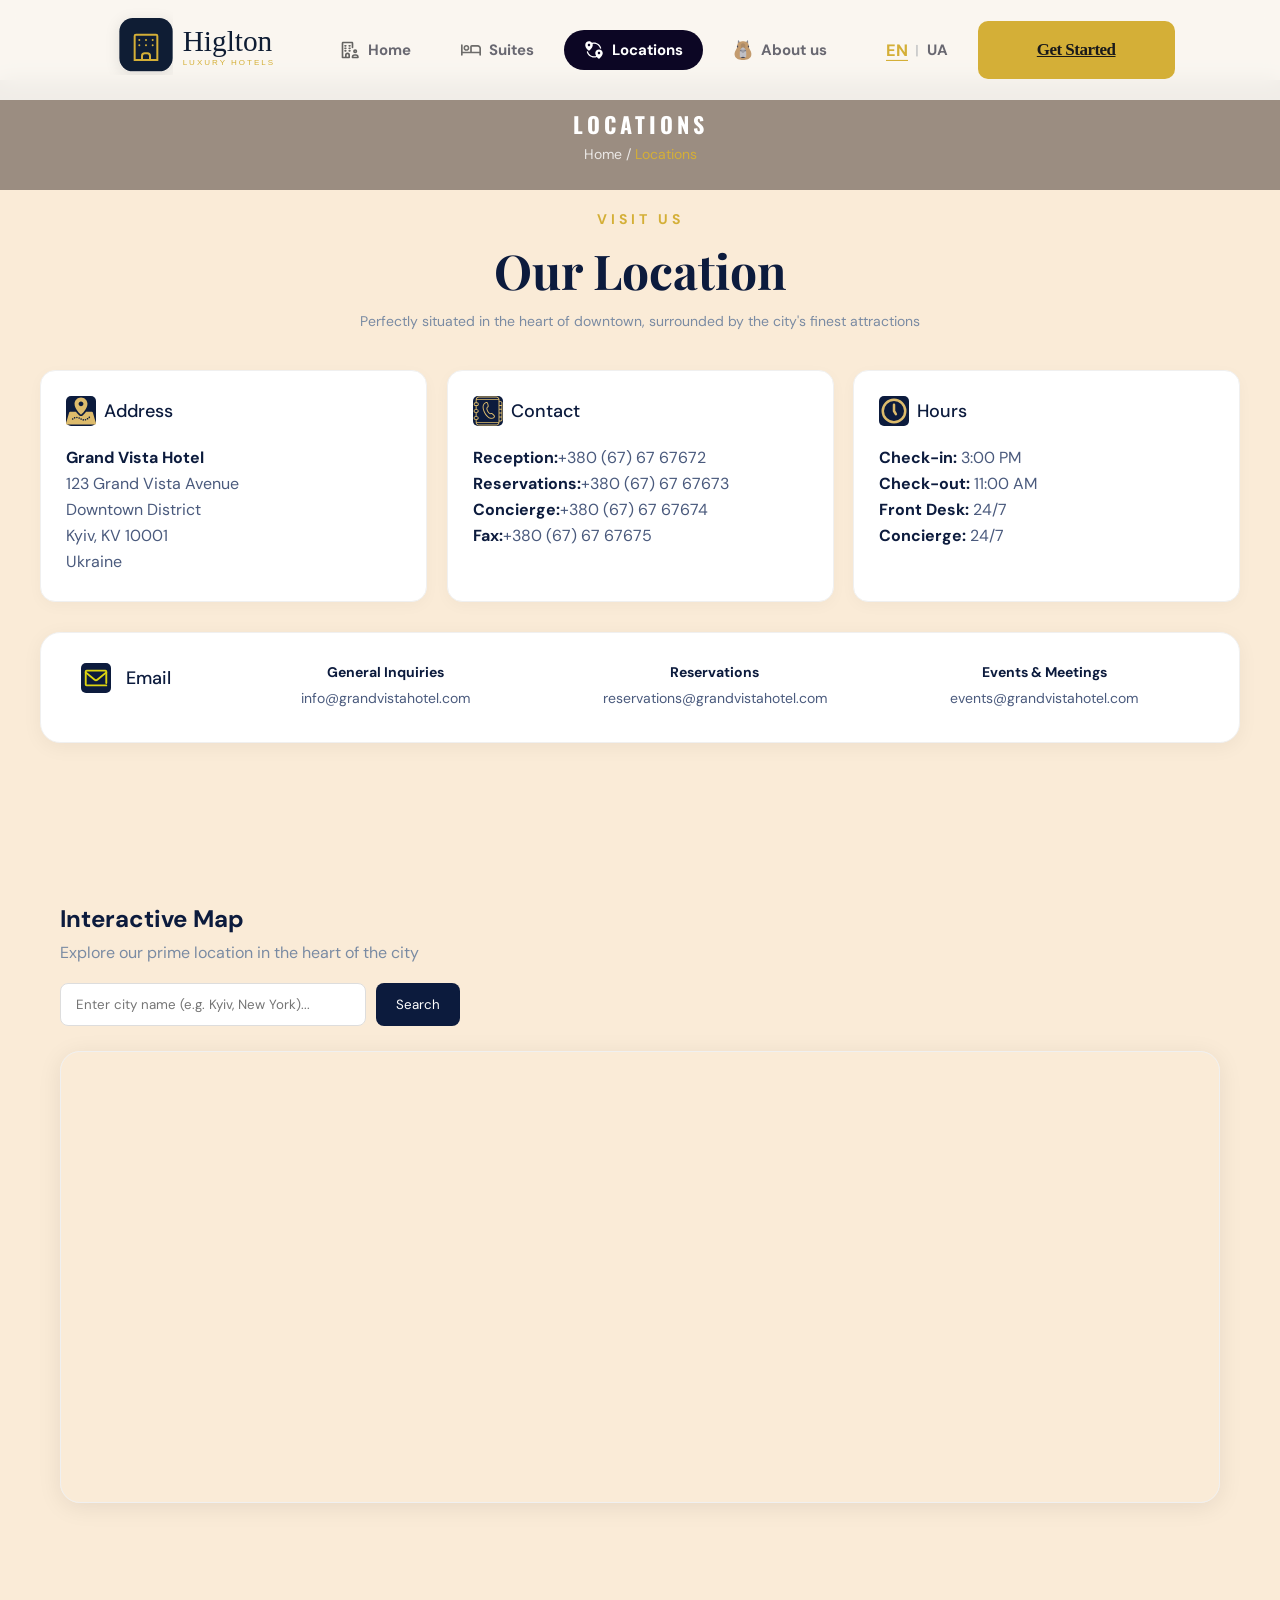
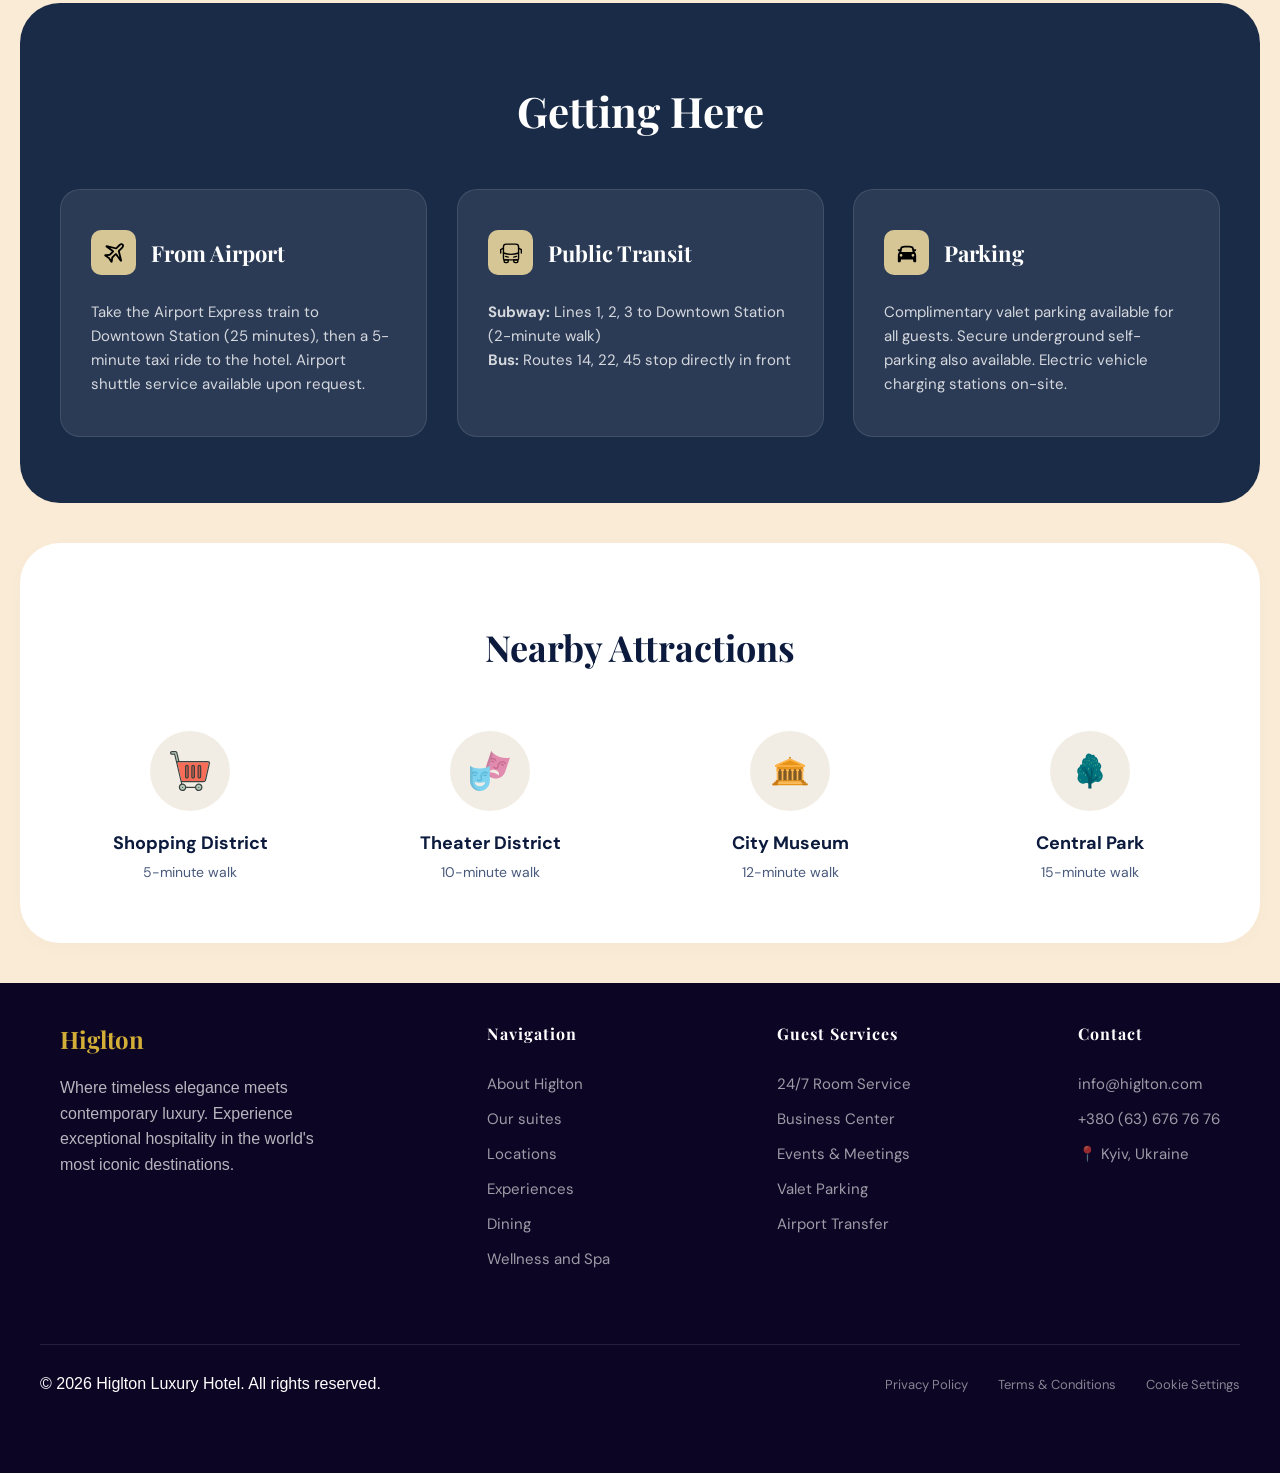
<file: locations.html>
<!DOCTYPE html>
<html lang="en" >
    <head>
        <meta charset="UTF-8">
        <meta name="viewport" content="width=device-width, initial-scale=1.0">
        <title> Higlton</title>
        <script type="text/javascript" nonce="178ae7e0c8434642afd6fc105dd" src="//local.adguard.org?ts=1775744098507&amp;type=content-script&amp;dmn=contribution.usercontent.google.com&amp;url=https%3A%2F%2Fcontribution.usercontent.google.com%2Fdownload%3Fc%3DCgxiYXJkX3N0b3JhZ2USTxIMcmVxdWVzdF9kYXRhGj8KMGRhMTYzNGJhNDk1ODk0NTEwMDA2NGYwNzNhOWEyOGRhMDNmMTQyOWI1ZjAzOGVjMhILEgcQ1Yip7ZofGAE%26filename%3Dsuites.html%26opi%3D103135050&amp;app=chrome.exe&amp;css=3&amp;js=1&amp;rel=1&amp;rji=1&amp;sbe=1"></script><script type="text/javascript" nonce="178ae7e0c8434642afd6fc105dd" src="//local.adguard.org?ts=1775744098507&amp;name=AdGuard%20Extra&amp;type=user-script"></script><link rel="stylesheet" href="style.css" >
        <link rel="shortcut icon" href="images/favicon.svg" type="image/svg">
        <link rel="preconnect" href="https://fonts.googleapis.com">
        <link rel="preconnect" href="https://fonts.gstatic.com" crossorigin>
        <link href="https://fonts.googleapis.com/css2?family=DM+Sans:ital,opsz,wght@0,9..40,100..1000;1,9..40,100..1000&family=Mulish:ital,wght@0,200..1000;1,200..1000&family=Oswald:wght@200..700&family=Playfair+Display:ital,wght@0,400..900;1,400..900&family=Playwrite+IE:wght@100..400&display=swap" rel="stylesheet"></head>
    <body style="background-color: antiquewhite">

        <header class="header">
            <!-- Додано клас header__wrapper для правильного вирівнювання -->
            <div class="header__container header__wrapper"> 
                
                <!-- 1. Логотип (винесено за межі nav, щоб його завжди було видно) -->
                <a href="index.html" class="logo-link">
                    <img src="images/higlton.svg" alt="Logo" width="200">
                </a>

                <!-- 2. Кнопка Гамбургер (буде видима лише на телефонах) -->
                <div class="header__hamburger" id="hamburger-btn">
                    ☰
                </div>

                <!-- 3. Навігація (ховається на телефонах) -->
                <nav class="header__nav">
                    <ul class="header__list">
                        <li class="header__list-item mobile-only-link">
                            <a class="header__list-link" href="index.html" style="color: var(--blackgold);">
                                <i class="fa-solid fa-house"></i>
                                <span data-i18n="nav_back_home">Back to Home</span>
                            </a>
                        </li>
                        <li class="header__list-item">
                            <a class="header__list-link " href="index.html">
                                <img src="images/SVG, header/building-user-svgrepo-com.svg" alt="home" class="nav-icon">
                                <span data-i18n="nav_home">Home</span>
                            </a>
                        </li>
                        <li class="header__list-item">
                            <a class="header__list-link" href="suites.html">
                                <img src="images/SVG, header/bed-svgrepo-com.svg" alt="suites" class="nav-icon">
                                <span data-i18n="nav_suites">Suites</span>
                            </a>
                        </li>
                        <li class="header__list-item">
                            <a class="header__list-link active" href="locations.html">
                                <img src="images/SVG, header/locations-route-svgrepo-com.svg" alt="locations" class="nav-icon">
                                <span data-i18n="nav_locations">Locations</span>
                            </a>
                        </li>
                        <li class="header__list-item">
                            <a class="header__list-link" href="aboutus.html">
                                <img src="images/SVG, header/capybara-svgrepo-com.svg" alt="about" class="nav-icon capy-style">
                                <span data-i18n="nav_about">About us</span>
                            </a>
                        </li>
                    </ul>
                    
                    <div class="header__actions">
                        <div class="lang-switcher">
                            <span class="lang-btn active" data-lang="en">EN</span>
                            <span class="lang-divider">|</span>
                            <span class="lang-btn" data-lang="ua">UA</span>
                        </div>
                        <a id="authBtn" class="header__button" href="getstarted.html" data-i18n="nav_getstarted">Get Started</a>
                    </div>
                </nav>
            </div>
        </header>




        <!-- Hero Section -->
        <section class="locations-hero">
            <div class="locations-hero__container">
                <div class="locations-hero__content">
                    <h1 class="locations-hero__title"  data-i18n="loc_hero_title">LOCATIONS</h1>
                    <p class="locations-hero__subtitle">
                        Home / <span class="locations-hero__current" data-i18n="loc_hero_crumb">Locations</span>
                    </p>
                </div>
            </div>
        </section>

        <!-- Visit Us Section -->
        <section class="visitus">
            <div class="visitus__container">
                <div class="visitus__header  reveal fade-up">
                    <span class="visitus__subtitle" data-i18n="visitus_subtitle">VISIT US</span>
                    <h2 class="visitus__title" data-i18n="visitus_title">Our Location</h2>
                    <p class="visitus__desc" data-i18n="visitus_desc">Perfectly situated in the heart of downtown, surrounded by the city's finest attractions</p>
                </div>

                <div class="visitus__grid">
                    <!-- Card 1: Address -->
                    <div class="visit__card reveal fade-up delay-1">
                        <div class="visit__card-header">
                            <div class="visit__card-icon">
                                <img src="images/locations/pin-on-map-svgrepo-com.svg" alt="Address">
                            </div>
                            <h3 class="visit__card-title" data-i18n="card_addr_title">Address</h3>
                        </div>
                        <div class="visit__card-content">
                            <p class="hotel-name">Grand Vista Hotel</p>
                            <p data-i18n="hotel_addr_street">123 Grand Vista Avenue</p>
                            <p data-i18n="hotel_addr_dist">Downtown District</p>
                            <p data-i18n="hotel_addr_city">Kyiv, KV 10001</p>
                            <p data-i18n="hotel_addr_country">Ukraine</p>
                        </div>
                    </div>

                    <!-- Card 2: Contact -->
                    <div class="visit__card reveal fade-up delay-2">
                        <div class="visit__card-header">
                            <div class="visit__card-icon">
                                <img src="images/locations/contact-phonebook-support-svgrepo-com.svg" alt="Contact">
                            </div>
                            <h3 class="visit__card-title"  data-i18n="card_cont_title">Contact</h3>
                        </div>
                        <div class="visit__card-content">
                            <p><strong data-i18n="cont_rec">Reception:</strong>+380 (67) 67 67672</p>
                            <p><strong data-i18n="cont_res">Reservations:</strong>+380 (67) 67 67673</p>
                            <p><strong data-i18n="cont_con">Concierge:</strong>+380 (67) 67 67674</p>
                            <p><strong data-i18n="cont_fax">Fax:</strong>+380 (67) 67 67675</p>
                        </div>
                    </div>

                    <!-- Card 3: Hours -->
                    <div class="visit__card reveal fade-up delay-3">
                        <div class="visit__card-header">
                            <div class="visit__card-icon">
                                <img src="images/locations/clock-five-svgrepo-com.svg" alt="Hours">
                            </div>
                            <h3 class="visit__card-title" data-i18n="card_hour_title">Hours</h3>
                        </div>
                        <div class="visit__card-content">
                            <p><strong data-i18n="hour_in">Check-in:</strong> 3:00 PM</p>
                            <p><strong data-i18n="hour_out">Check-out:</strong> 11:00 AM</p>
                            <p><strong data-i18n="hour_desk">Front Desk:</strong> 24/7</p>
                            <p><strong data-i18n="hour_con">Concierge:</strong> 24/7</p>
                        </div>
                    </div>
                </div>
                <div class="visit__email-row reveal fade-up">
                    <div class="visit__email-aside">
                        <div class="visit__card-icon">
                            <img src="images/locations/contact-dm-email-svgrepo-com.svg" alt="Email">
                        </div>
                        <h3 class="visit__card-title" data-i18n="email_title">Email</h3>
                    </div>
                    
                    <div class="visit__email-body">
                        <div class="visit__email-col">
                            <p class="hotel-name" data-i18n="email_gen">General Inquiries</p>
                            <p><a href="mailto:info@grandvistahotel.com">info@grandvistahotel.com</a></p>
                        </div>
                        <div class="visit__email-col">
                            <p class="hotel-name"data-i18n="email_res">Reservations</p>
                            <p><a href="mailto:reservations@grandvistahotel.com">reservations@grandvistahotel.com</a></p>
                        </div>
                        <div class="visit__email-col">
                            <p class="hotel-name" data-i18n="email_events">Events & Meetings</p>
                            <p><a href="mailto:events@grandvistahotel.com">events@grandvistahotel.com</a></p>
                        </div>
                    </div>
                </div>
            </div>
        </section>

        <section class="interactive-map reveal">
            <div class="interactive-map__container">
                
                <div class="interactive-map__header">
                    <h2 class="interactive-map__title" data-i18n="map_title">Interactive Map</h2>
                    <p class="interactive-map__subtitle" data-i18n="map_subtitle">Explore our prime location in the heart of the city</p>
                    
                    <div class="map-search">
                        <input type="text" id="cityInput"  data-i18n-placeholder="map_placeholder" placeholder="Enter city name (e.g. Kyiv, New York)...">
                        <button onclick="updateMap()" id="searchMapBtn" data-i18n="map_btn">Search</button>
                    </div>
                </div>
                
                <div class="map-wrapper">
                    <iframe 
                        src="https://www.google.com/maps?q=Kyiv&output=embed" 
                        width="100%" 
                        height="450" 
                        style="border:0;" 
                        allowfullscreen="" 
                        loading="lazy">
                    </iframe>
                </div>

            </div>
        </section>

        <section class="getting-here">
            <div class="getting-here__container">
                <h2 class="getting-here__title reveal fade-up"  data-i18n="get_here_title">Getting Here</h2>
                
                <div class="getting-here__grid">
                    <div class="transport-card reveal fade-left delay-1">
                        <div class="transport-card__header">
                            <div class="transport-card__icon">
                                <img src="images/locations/airplane-svgrepo-com.svg" alt="Airport">
                            </div>
                            <h3 class="transport-card__name" data-i18n="trans_air_name">From Airport</h3>
                        </div>
                        <p class="transport-card__text" data-i18n="trans_air_text">
                            Take the Airport Express train to Downtown Station (25 minutes), then a 5-minute taxi ride to the hotel. Airport shuttle service available upon request.
                        </p>
                    </div>

                    <div class="transport-card reveal fade-up delay-2">
                        <div class="transport-card__header">
                            <div class="transport-card__icon">
                                <img src="images/locations/public-transport-bus-svgrepo-com.svg" alt="Transit">
                            </div>
                            <h3 class="transport-card__name" data-i18n="trans_pub_name">Public Transit</h3>
                        </div>
                        <p class="transport-card__text" data-i18n="trans_pub_text">
                            <strong>Subway:</strong> Lines 1, 2, 3 to Downtown Station (2-minute walk)<br>
                            <strong>Bus:</strong> Routes 14, 22, 45 stop directly in front
                        </p>
                    </div>

                    <div class="transport-card reveal fade-right delay-3">
                        <div class="transport-card__header">
                            <div class="transport-card__icon">
                                <img src="images/locations/car-svgrepo-com.svg" alt="Parking">
                            </div>
                            <h3 class="transport-card__name" data-i18n="trans_park_name">Parking</h3>
                        </div>
                        <p class="transport-card__text" data-i18n="trans_park_text">
                            Complimentary valet parking available for all guests. Secure underground self-parking also available. Electric vehicle charging stations on-site.
                        </p>
                    </div>
                </div>
            </div>
        </section>

        <section class="attractions">
            <div class="attractions__container">
                <h2 class="attractions__title" data-i18n="attr_title">Nearby Attractions</h2>
                
                <div class="attractions__grid">
                    <div class="attraction-item">
                        <div class="attraction-item__icon-wrapper">
                            <img src="images/locations/shopping-card-svgrepo-com.svg" alt="Shopping" class="attraction-item__icon">
                        </div>
                        <h3 class="attraction-item__name" data-i18n="attr_shop_name">Shopping District</h3>
                        <p class="attraction-item__time" data-i18n="attr_shop_time">5-minute walk</p>
                    </div>

                    <div class="attraction-item">
                        <div class="attraction-item__icon-wrapper">
                            <img src="images/locations/theater-drama-svgrepo-com.svg" alt="Theater" class="attraction-item__icon">
                        </div>
                        <h3 class="attraction-item__name" data-i18n="attr_theat_name">Theater District</h3>
                        <p class="attraction-item__time" data-i18n="attr_theat_time">10-minute walk</p>
                    </div>

                    <div class="attraction-item">
                        <div class="attraction-item__icon-wrapper">
                            <img src="images/locations/museum-svgrepo-com.svg" alt="Museum" class="attraction-item__icon">
                        </div>
                        <h3 class="attraction-item__name" data-i18n="attr_mus_name">City Museum</h3>
                        <p class="attraction-item__time" data-i18n="attr_mus_time">12-minute walk</p>
                    </div>

                    <div class="attraction-item">
                        <div class="attraction-item__icon-wrapper">
                            <img src="images/locations/tree-2-svgrepo-com.svg" alt="Park" class="attraction-item__icon">
                        </div>
                        <h3 class="attraction-item__name" data-i18n="attr_park_name">Central Park</h3>
                        <p class="attraction-item__time" data-i18n="attr_park_time">15-minute walk</p>
                    </div>
                </div>
            </div>
        </section>


       <footer class="footer">
                <div class="footer__container">
                    <div class="footer__brand">
                        <h6 class="footer__logo-text">Higlton</h6>
                        <p class="footer__tagline" data-i18n="footer_tagline">
                            Where timeless elegance meets <br> contemporary luxury. Experience <br> exceptional hospitality in the world's <br> most iconic destinations.
                        </p>
                    </div>

                    <div class="footer__columns">
                        <div class="footer__col">
                            <h7 class="footer__title" data-i18n="footer_nav">Navigation</h7>
                            <ul class="footer__list">
                                <li><a href="index.html" data-i18n="footer_nav_about">About Higlton</a></li>
                                <li><a href="suites.html" data-i18n="footer_nav_suites">Our suites</a></li>
                                <li><a href="locations.html" data-i18n="footer_nav_locations">Locations</a></li>
                                <li><a href="suites.html" data-i18n="footer_nav_exp">Experiences</a></li>
                                <li><a href="suites.html" data-i18n="footer_nav_dining">Dining</a></li>
                                <li><a href="suites.html" data-i18n="footer_nav_spa">Wellness and Spa</a></li>
                            </ul>
                        </div>

                        <div class="footer__col">
                            <h4 class="footer__title" data-i18n="footer_services">Guest Services</h4>
                            <ul class="footer__list">
                            <li><a href="suites.html" data-i18n="footer_srv_room">24/7 Room Service</a></li>
                            <li><a href="aboutus.html" data-i18n="footer_srv_biz">Business Center</a></li>
                            <li><a href="locations.html" data-i18n="footer_srv_events">Events & Meetings</a></li>
                            <li><a href="locations.html" data-i18n="footer_srv_parking">Valet Parking</a></li>
                            <li><a href="locations.html" data-i18n="footer_srv_transfer">Airport Transfer</a></li>
                            </ul>
                        </div>

                        <div class="footer__col">
                            <h4 class="footer__title" data-i18n="footer_contact">Contact</h4>
                            <ul class="footer__list"> <li><a href="mailto:info@higlton.com">info@higlton.com</a></li>
                                <li><a href="tel:+380000000000">+380 (63) 676 76 76</a></li>
                                <li><a href="locations.html" data-i18n="footer_con_sity">📍 Kyiv, Ukraine</a></li>
                            </ul>
                        </div>

                    </div>
                </div>

                <div class="footer__copyright">
                        <p data-i18n="footer_rights">&copy; 2026 Higlton Luxury Hotel. All rights reserved.</p>
                        <ul class="footer__ens-list">
                                <li><a href="privacy.html" data-i18n="footer_privacy">Privacy Policy</a></li>
                                <li><a href="terms.html" data-i18n="footer_terms">Terms & Conditions</a></li>
                                <li><a href="cookies.html" data-i18n="footer_cookies">Cookie Settings</a></li>
                            </ul>

                    </div>
            </footer>
        <script>
            function updateMap() {
                const city = document.getElementById('cityInput').value;
                const iframe = document.querySelector('.map-wrapper iframe');
                
                if (city.trim() !== "") {
                    // Оновлюємо посилання мапи на вказане місто
                    const newUrl = `https://www.google.com/maps?q=${encodeURIComponent(city)}&output=embed`;
                    iframe.src = newUrl;
                } else {
                    alert("Please enter a city name");
                }
            }

            // Додаємо можливість шукати при натисканні Enter
            document.getElementById('cityInput').addEventListener('keypress', function (e) {
                if (e.key === 'Enter') {
                    updateMap();
                }
            });
        </script>
        <script src="lang.js"></script>
    </body>
</html>
</file>
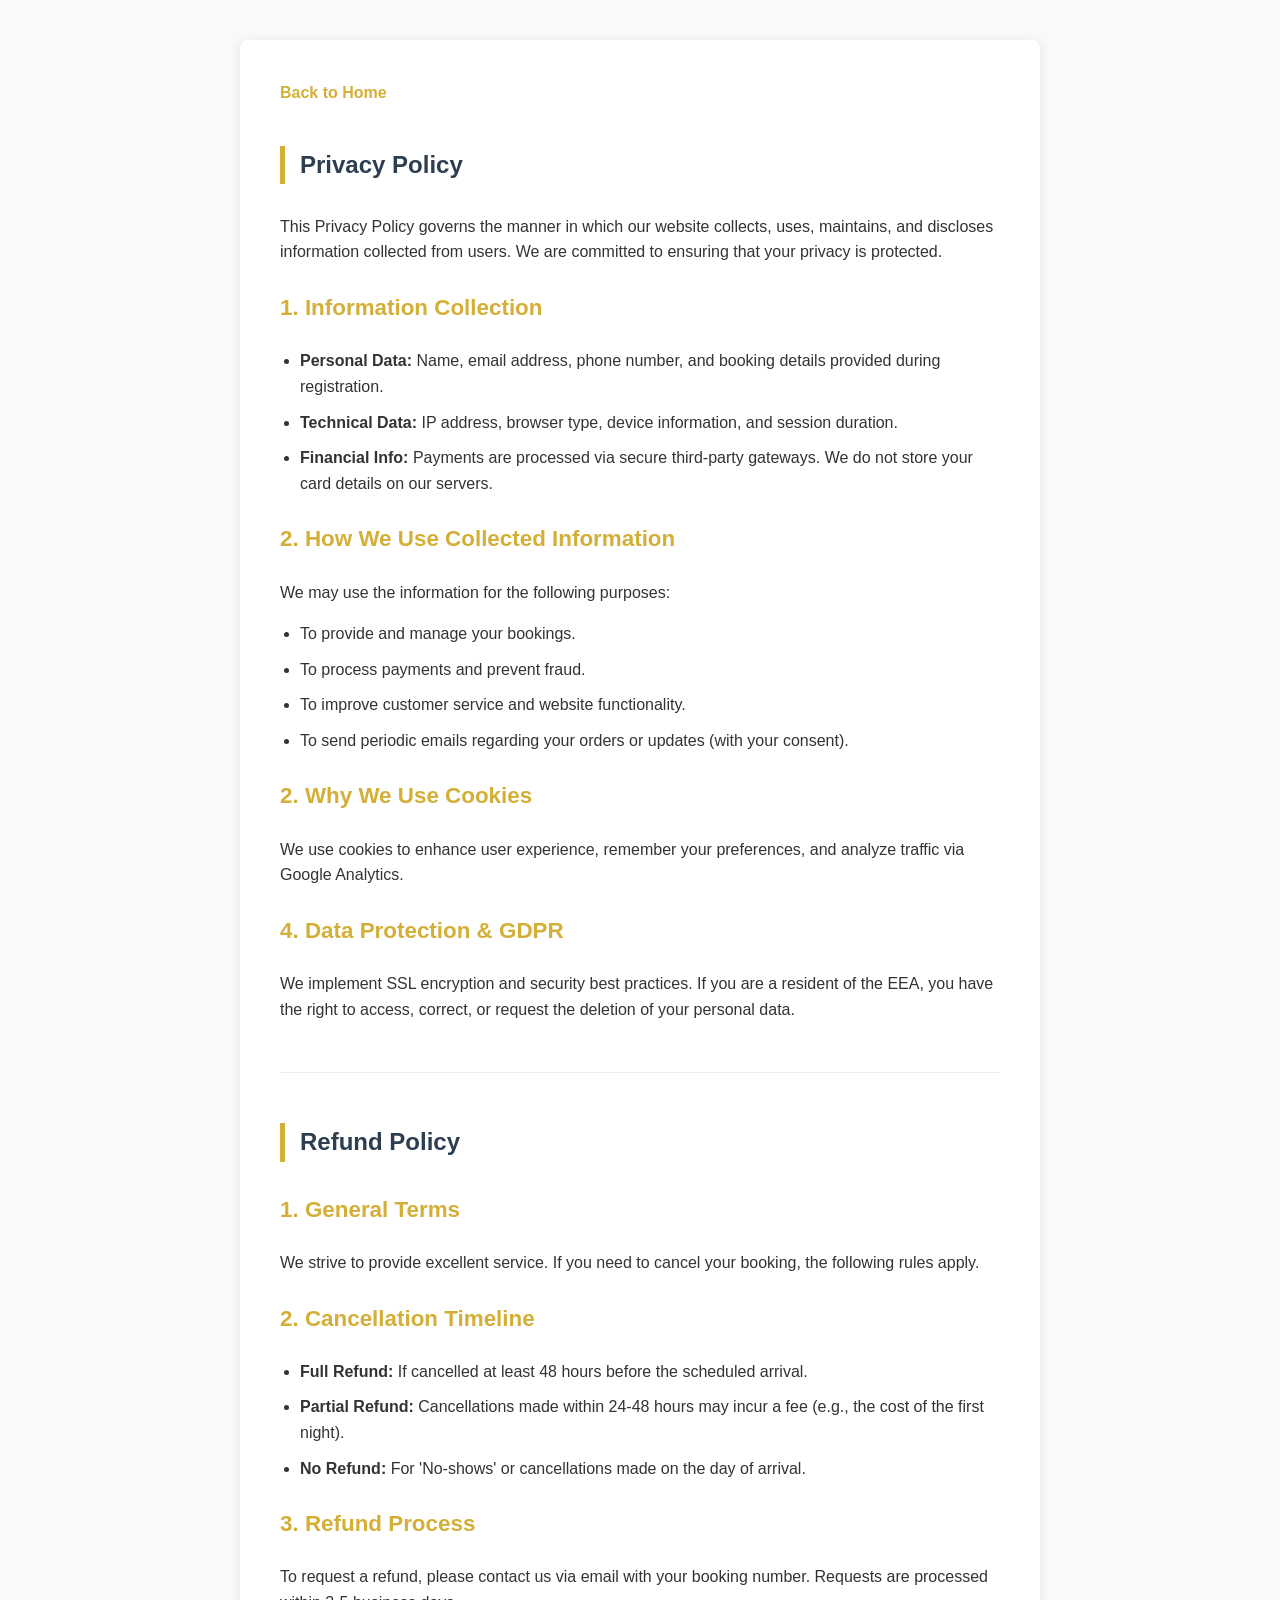
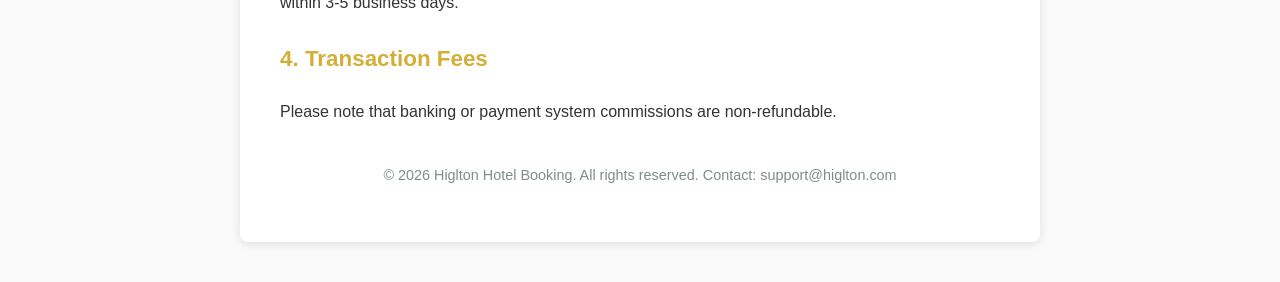
<file: privacy.html>
<!DOCTYPE html>
<html lang="en">
<head>
    <meta charset="UTF-8">
    <meta name="viewport" content="width=device-width, initial-scale=1.0">
    <title>Privacy & Refund Policy | Higlton</title>
    <style>
        body {
            font-family: 'Segoe UI', Tahoma, Geneva, Verdana, sans-serif;
            line-height: 1.6;
            color: #333;
            max-width: 800px;
            margin: 0 auto;
            padding: 40px 20px;
            background-color: #f9f9f9;
        }
        .container {
            background: #fff;
            padding: 40px;
            border-radius: 8px;
            box-shadow: 0 2px 10px rgba(0,0,0,0.1);
        }
        h1 {
            color: #2c3e50;
            border-left: 5px solid #d4af37;
            padding-left: 15px;
            margin-bottom: 30px;
        }
        h3 {
            color: #d4af37;
            margin-top: 25px;
            font-size: 1.4rem;
        }
        ul {
            padding-left: 20px;
        }
        li {
            margin-bottom: 10px;
        }
        hr {
            margin: 50px 0;
            border: 0;
            border-top: 1px solid #eee;
        }
        footer {
            margin-top: 40px;
            text-align: center;
            font-size: 0.9em;
            color: #7f8c8d;
        }
        .back-link {
            display: inline-block;
            margin-bottom: 20px;
            color: #d4af37;
            text-decoration: none;
            font-weight: bold;
        }
    </style>
</head>
<body>

<div class="container">
    <a href="index.html" class="back-link" data-i18n="nav_back_home">← Back to Home</a>

    <section>
        <h1 data-i18n="priv_h1">Privacy Policy</h1>
        <p data-i18n="priv_intro">This Privacy Policy governs the manner in which our website collects, uses, maintains, and discloses information collected from users. We are committed to ensuring that your privacy is protected.</p>

        <h3 data-i18n="priv_sect1_title">1. Information Collection</h3>
        <ul>
            <li data-i18n="priv_sect1_li1"><strong>Personal Data:</strong> Name, email address, phone number, and booking details provided during registration.</li>
            <li data-i18n="priv_sect1_li2"><strong>Technical Data:</strong> IP address, browser type, device information, and session duration.</li>
            <li data-i18n="priv_sect1_li3"><strong>Financial Info:</strong> Payments are processed via secure third-party gateways. We do not store your card details on our servers.</li>
        </ul>

        <h3 data-i18n="priv_sect2_title">2. How We Use Collected Information</h3>
        <p data-i18n="priv_sect2_intro">We may use the information for the following purposes:</p>
        <ul>
            <li data-i18n="priv_sect2_li1">To provide and manage your bookings.</li>
            <li data-i18n="priv_sect2_li2">To process payments and prevent fraud.</li>
            <li data-i18n="priv_sect2_li3">To improve customer service and website functionality.</li>
            <li data-i18n="priv_sect2_li4">To send periodic emails regarding your orders or updates (with your consent).</li>
        </ul>

        <h3 data-i18n="cookies_q2">3. Cookies and Analytics</h3>
        <p data-i18n="priv_sect3_text">We use cookies to enhance user experience, remember your preferences, and analyze traffic via Google Analytics.</p>

        <h3 data-i18n="priv_sect4_title">4. Data Protection & GDPR</h3>
        <p data-i18n="priv_sect4_text">We implement SSL encryption and security best practices. If you are a resident of the EEA, you have the right to access, correct, or request the deletion of your personal data.</p>
    </section>

    <hr>

    <section>
        <h1 data-i18n="ref_h1">Refund Policy</h1>
        
        <h3 data-i18n="ref_sect1_title">1. General Terms</h3>
        <p data-i18n="ref_sect1_text">We strive to provide excellent service. If you need to cancel your booking, the following rules apply.</p>

        <h3 data-i18n="ref_sect2_title">2. Cancellation Timeline</h3>
        <ul>
            <li data-i18n="ref_sect2_li1"><strong>Full Refund:</strong> If cancelled at least 48 hours before the scheduled arrival.</li>
            <li data-i18n="ref_sect2_li2"><strong>Partial Refund:</strong> Cancellations made within 24-48 hours may incur a fee (e.g., the cost of the first night).</li>
            <li data-i18n="ref_sect2_li3"><strong>No Refund:</strong> For "No-shows" or cancellations made on the day of arrival.</li>
        </ul>

        <h3 data-i18n="ref_sect3_title">3. Refund Process</h3>
        <p data-i18n="ref_sect3_text">To request a refund, please contact us via email with your booking number. Requests are processed within 3-5 business days.</p>

        <h3 data-i18n="ref_sect4_title">4. Transaction Fees</h3>
        <p data-i18n="ref_sect4_text">Please note that banking or payment system commissions are non-refundable.</p>
    </section>

    <footer>
        <p data-i18n="priv_footer">© 2026 Higlton Hotel Booking. All rights reserved. Contact: support@higlton.com</p>
    </footer>
</div>

<script src="lang.js"></script>
</body>
</html>
</file>
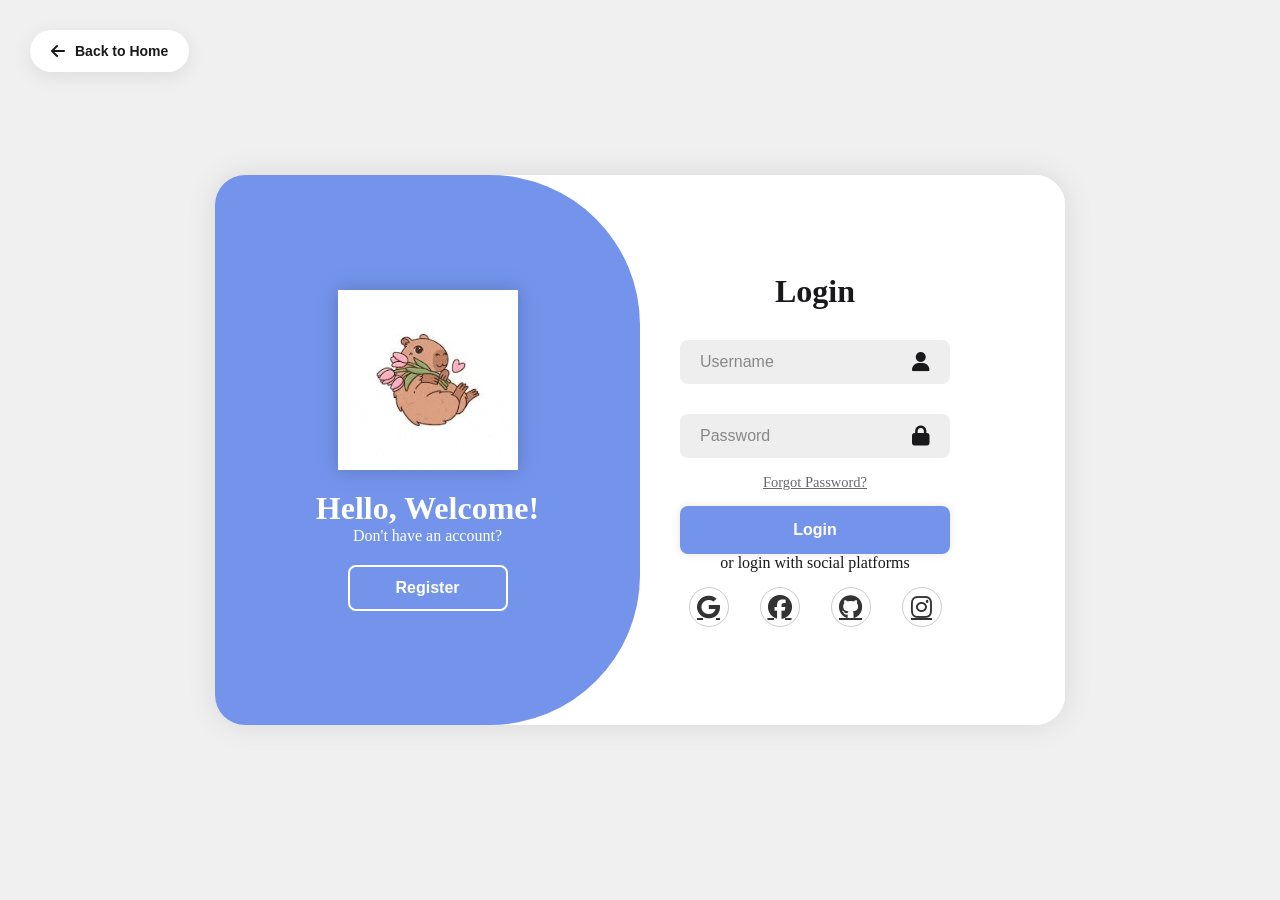
<file: profile.html>
<!DOCTYPE html>
<html lang="en">
<head>
    <meta charset="UTF-8">
    <meta name="viewport" content="width=device-width, initial-scale=1.0">
    <meta name="viewport" content="width=device-width, initial-scale=1.0">
    <title>My Profile | Higlton</title>
    <link rel="stylesheet" href="style.css">
    <link rel="preconnect" href="https://fonts.googleapis.com">
    <link rel="preconnect" href="https://fonts.gstatic.com" crossorigin>
    <link href="https://fonts.googleapis.com/css2?family=DM+Sans:ital,opsz,wght@0,9..40,100..1000;1,9..40,100..1000&family=Playfair+Display:ital,wght@0,400..900;1,400..900&display=swap" rel="stylesheet">
</head>
<body style="background-color: #FAFAFA">
    <!-- Кнопка повернення назад для Профілю -->
    <a href="index.html" class="back-home-btn">
        <i class="fa-solid fa-arrow-left"></i>
        <span data-i18n="nav_back_home">Back to Home</span>
    </a>
   

    <main class="profile-page" style="margin-top: 120px; padding-bottom: 80px;">
        <div class="header__container">
            <h1 style="font-family: 'Playfair Display', serif; font-size: 36px; color: var(--dark); margin-bottom: 30px;" data-i18n="prof_title">My Account</h1>
            
            <div class="profile-layout">
                <!-- Бокове меню -->
                <aside class="profile-sidebar">
                    <div class="user-info">
                        <div class="user-avatar">👤</div>
                        <h3 id="user-name-display">Guest</h3>
                        <p id="user-email-display">guest@higlton.com</p>
                        <!-- Новий бейдж для статусу -->
                        <div id="user-role-badge" class="user-role-badge">Guest</div>
                        <button id="logout-btn" class="logout-link" data-i18n="prof_logout">Log Out</button>
                    </div>
                    <nav class="profile-nav">
                        <!-- Меню для звичайного користувача -->
                        <button class="tab-btn user-only active" data-tab="bookings" data-i18n="prof_tab_book">My Bookings</button>
                        <button class="tab-btn user-only" data-tab="wishlist" data-i18n="prof_tab_wish">Wishlist</button>
                        <button class="tab-btn user-only" data-tab="discounts" data-i18n="prof_tab_disc">My Discounts</button>
                        
                        <!-- Меню для Адміністратора (приховане за замовчуванням) -->
                        <!-- Меню для Адміністратора (приховане за замовчуванням) -->
                        <button class="tab-btn admin-only" data-tab="all-bookings" data-i18n="prof_admin_tab_bookings" style="display: none;">All Bookings</button>
                        <button class="tab-btn admin-only" data-tab="manage-rooms" data-i18n="prof_admin_tab_rooms" style="display: none;">Manage Rooms</button>
                    </nav>
                </aside>

                <!-- Контент профілю -->
                <div class="profile-content">
                    
                    <!-- Вкладки Користувача (залишаються як були) -->
                    <section id="bookings" class="tab-content user-only active">
                        <h2 data-i18n="prof_tab_book">My Bookings</h2>
                        <div id="bookings-list" class="items-list"></div>
                    </section>

                    <section id="wishlist" class="tab-content user-only">
                        <h2 data-i18n="prof_tab_wish">Wishlist</h2>
                        <div id="wishlist-grid" class="rooms__grid" style="padding: 0; display: grid; grid-template-columns: repeat(2, 1fr); gap: 20px;"></div>
                    </section>

                    <section id="discounts" class="tab-content user-only">
                        <h2 data-i18n="prof_tab_disc">My Discounts</h2>
                        <div class="discount-card">
                            <div class="discount-icon">🎁</div>
                            <div class="discount-info">
                                <h3 data-i18n="prof_disc_1_title">Welcome Bonus</h3>
                                <p data-i18n="prof_disc_1_desc">10% off your next booking</p>
                            </div>
                            <div class="discount-code">HIGLTON10</div>
                        </div>
                        <div id="loyal-discount" class="discount-card" style="display: none;">
                            <div class="discount-icon">👑</div>
                            <div class="discount-info">
                                <h3 data-i18n="prof_disc_2_title">Loyalty Member</h3>
                                <p data-i18n="prof_disc_2_desc">Free Spa access included in all stays</p>
                            </div>
                            <div class="discount-code">Active</div>
                        </div>
                    </section>

                    <!-- Вкладки Адміністратора -->
                    <section id="all-bookings" class="tab-content admin-only">
                        <h2 data-i18n="prof_admin_title_bookings">Manage All Bookings</h2>
                        <div id="admin-bookings-list" class="items-list">
                            <!-- JS додасть всі бронювання -->
                        </div>
                    </section>

                    <section id="manage-rooms" class="tab-content admin-only">
                        <div style="display: flex; justify-content: space-between; align-items: center; margin-bottom: 25px;">
                            <h2 style="margin-bottom: 0;" data-i18n="prof_admin_title_rooms">Manage Rooms</h2>
                            <button class="btn-add-room" data-i18n="prof_admin_btn_add_room">+ Add Room</button>
                        </div>
                        <div id="admin-rooms-list" class="items-list">
                            <p style="color:var(--gray)">Room management interface will be here...</p>
                        </div>
                    </section>

                </div>
            </div>
        </div>
    </main>


    <script src="lang.js"></script>
    <script>
        document.addEventListener('DOMContentLoaded', () => {
            // 0. Визначаємо поточну мову (з пам'яті або за замовчуванням 'en')
            const currentLang = localStorage.getItem('site_language') || 'en';

            // Функція безпечного отримання перекладу (запобігає появі "undefined")
            function getTranslation(key, defaultText) {
                if (typeof translations !== 'undefined' && translations[currentLang] && translations[currentLang][key]) {
                    return translations[currentLang][key];
                }
                return defaultText || key;
            }
            // Робимо функцію глобальною, щоб вона була доступною в інших блоках <script>
            window.getTranslation = getTranslation;


            // 1. Отримуємо юзера
            const currentUser = JSON.parse(localStorage.getItem('higlton_user'));
            if(!currentUser) {
                window.location.href = "getstarted.html";
                return;
            }
            
            const userRole = (currentUser.role || 'user').toLowerCase();

            // 2. Встановлюємо дані користувача
            document.getElementById('user-name-display').innerText = currentUser.firstName || "Guest";
            document.getElementById('user-email-display').innerText = currentUser.email || "user@higlton.com";

            const roleBadge = document.getElementById('user-role-badge');
            if (userRole === 'admin') {
                roleBadge.innerText = 'Administrator';
                roleBadge.classList.add('admin-badge');
            } else {
                roleBadge.innerText = 'Guest';
            }

            // 3. Логіка відображення вкладок
            if (userRole === 'admin') {
                document.querySelectorAll('.user-only').forEach(el => el.style.display = 'none');
                document.querySelectorAll('.admin-only').forEach(el => el.style.display = 'block');
                
                document.querySelector('.tab-btn[data-tab="bookings"]').classList.remove('active');
                document.getElementById('bookings').classList.remove('active');
                document.querySelector('.tab-btn[data-tab="all-bookings"]').classList.add('active');
                document.getElementById('all-bookings').classList.add('active');

                renderAdminBookings();
            } else {
                renderUserBookings();
                renderUserWishlist();
            }

            // 4. Перемикання вкладок
            const tabs = document.querySelectorAll('.tab-btn');
            const contents = document.querySelectorAll('.tab-content');
            tabs.forEach(tab => {
                tab.addEventListener('click', () => {
                    tabs.forEach(t => t.classList.remove('active'));
                    contents.forEach(c => c.classList.remove('active'));
                    tab.classList.add('active');
                    document.getElementById(tab.getAttribute('data-tab')).classList.add('active');
                });
            });

            // 5. Вихід
            document.getElementById('logout-btn').addEventListener('click', () => {
                localStorage.removeItem('higlton_user');
                localStorage.removeItem('username');
                window.location.href = "index.html";
            });

            // --- Глобальна функція оновлення статусу замовлення через API ---
            window.updateBookingStatus = function(bookingId, newStatus) {
                fetch(`http://localhost:8081/api/bookings/${bookingId}`, {
                    method: 'PUT',
                    headers: { 'Content-Type': 'application/json' },
                    body: JSON.stringify({ status: newStatus, checkIn: null, checkOut: null }) // сервер оновить тільки status
                })
                .then(res => {
                    if (!res.ok) throw new Error('Update failed');
                    renderAdminBookings();
                })
                .catch(err => {
                    console.error('Status update error:', err);
                    alert('Failed to update booking status. Please try again.');
                });
            };

            // --- ФУНКЦІЇ РЕНДЕРУ З ПЕРЕКЛАДОМ ---

            function renderUserBookings() {
                const bookingsList = document.getElementById('bookings-list');
                bookingsList.innerHTML = `<p style="color:var(--gray)">Loading bookings...</p>`;

                fetch('http://localhost:8081/api/bookings')
                    .then(res => res.json())
                    .then(allBookings => {
                        const myBookings = allBookings.filter(b =>
                            b.client && b.client.id === currentUser.id
                        );

                        if (myBookings.length === 0) {
                            bookingsList.innerHTML = `<p style="color:var(--gray)">${getTranslation('prof_no_bookings', "You don't have any bookings yet.")}</p>`;
                            return;
                        }

                        bookingsList.innerHTML = myBookings.reverse().map(b => {
                            const status = (b.status || 'PENDING').toUpperCase();
                            let statusText, badgeClass;

                            if (status === 'CONFIRMED') {
                                statusText = getTranslation('prof_status_confirmed', 'Confirmed');
                                badgeClass = 'status-approved';
                            } else if (status === 'CANCELLED') {
                                statusText = getTranslation('prof_status_cancelled', 'Cancelled');
                                badgeClass = 'status-cancelled';
                            } else {
                                statusText = getTranslation('prof_status_pending', 'Pending');
                                badgeClass = 'status-pending';
                            }

                            const roomTitle = b.room ? (b.room.title || 'Room #' + b.room.id) : 'Suite';
                            const totalPrice = b.totalPrice ? ` | <strong>Total:</strong> $${b.totalPrice}` : '';

                            return `
                                <div class="booking-item">
                                    <div class="book-info">
                                        <h4>${roomTitle}</h4>
                                        <p><strong>${getTranslation('prof_checkin', 'Check-in')}:</strong> ${b.checkIn} | <strong>${getTranslation('prof_checkout', 'Check-out')}:</strong> ${b.checkOut}${totalPrice}</p>
                                    </div>
                                    <span class="status-badge ${badgeClass}">${statusText}</span>
                                </div>
                            `;
                        }).join('');

                        const hasConfirmed = myBookings.some(b => (b.status || '').toUpperCase() === 'CONFIRMED');
                        document.getElementById('loyal-discount').style.display = hasConfirmed ? 'flex' : 'none';
                    })
                    .catch(err => {
                        console.error('Failed to load user bookings:', err);
                        bookingsList.innerHTML = `<p style="color: #dc2626;">⚠ Could not load bookings. Make sure the backend is running.</p>`;
                    });
            }

            function renderUserWishlist() {
                const wishlistGrid = document.getElementById('wishlist-grid');
                const wishlist = JSON.parse(localStorage.getItem('higlton_wishlist')) || [];

                if(wishlist.length === 0) {
                    wishlistGrid.innerHTML = `<p style="color:var(--gray); grid-column: 1/-1;">${getTranslation('prof_empty_wishlist', 'Your wishlist is empty. Go explore our suites!')}</p>`;
                } else {
                    wishlistGrid.innerHTML = wishlist.map(item => `
                        <div class="room-card" style="flex: auto; scroll-snap-align: none;">
                            <div class="room-card__image-container">
                                <div class="badge-price"><span class="price-value">${item.price}</span></div>
                                <img src="${item.img}" alt="Room" class="room-card__img">
                            </div>
                            <div class="room-card__body">
                                <h4 class="room-card__title">${item.title}</h4>
                            </div>
                        </div>
                    `).join('');
                }
            }

            function renderAdminBookings() {
                const adminBookingsList = document.getElementById('admin-bookings-list');
                adminBookingsList.innerHTML = `<p style="color:var(--gray)">Loading bookings...</p>`;

                fetch('http://localhost:8081/api/bookings')
                    .then(res => res.json())
                    .then(bookings => {
                        if (bookings.length === 0) {
                            adminBookingsList.innerHTML = `<p style="color:var(--gray)">${getTranslation('prof_admin_no_bookings', 'No bookings in the system yet.')}</p>`;
                            return;
                        }

                        adminBookingsList.innerHTML = bookings.reverse().map((b, index) => {
                            const status = (b.status || 'PENDING').toUpperCase();
                            
                            // Визначаємо переклад статусу
                            let statusText = '';
                            if (status === 'CONFIRMED') {
                                statusText = getTranslation('prof_status_confirmed', 'Confirmed');
                            } else if (status === 'CANCELLED') {
                                statusText = getTranslation('prof_status_cancelled', 'Cancelled');
                            } else {
                                statusText = getTranslation('prof_status_pending', 'Pending');
                            }
                            
                            let statusColor = status === 'CONFIRMED' ? '#059669' : (status === 'CANCELLED' ? '#dc2626' : '#d97706');

                            const guestName = b.client ? (b.client.firstName || 'N/A') : 'N/A';
                            const guestEmail = b.client ? (b.client.email || 'N/A') : 'N/A';
                            const roomTitle = b.room ? (b.room.title || 'Room #' + b.room.id) : 'N/A';
                            const checkIn = b.checkIn || 'N/A';
                            const checkOut = b.checkOut || 'N/A';
                            const totalPrice = b.totalPrice ? `$${b.totalPrice}` : 'N/A';

                            return `
                                <div class="booking-item admin-booking-card" style="border-left: 6px solid ${statusColor};">
                                    <div class="book-info">
                                        <h4>${roomTitle} <span class="admin-ref">#${b.id}</span></h4>
                                        <p><strong>${getTranslation('prof_admin_guest', 'Guest')}:</strong> ${guestName} | <strong>${getTranslation('prof_admin_contact', 'Contact')}:</strong> ${guestEmail}</p>
                                        <p><strong>${getTranslation('prof_admin_dates', 'Dates')}:</strong> ${checkIn} → ${checkOut} | <strong>${getTranslation('prof_total', 'Total')}:</strong> ${totalPrice}</p>
                                        <p><strong>${getTranslation('prof_admin_status', 'Status')}:</strong> <span style="color: ${statusColor}; font-weight: bold;">${statusText}</span></p>
                                        ${b.comment ? `<p><strong>${getTranslation('prof_admin_comment', 'Comment')}:</strong> ${b.comment}</p>` : ''}
                                    </div>
                                    <div class="admin-actions" style="display: flex; flex-direction: column; gap: 8px; align-items: flex-end;">
                                        ${status !== 'CONFIRMED' ? `
                                            <button onclick="updateBookingStatus(${b.id}, 'CONFIRMED')" style="background-color: #4CAF50; color: white; border: none; padding: 8px 18px; border-radius: 6px; cursor: pointer; font-weight: bold; width: 120px;">✓ ${getTranslation('prof_admin_btn_approve', 'Approve')}</button>
                                        ` : ''}
                                        ${status !== 'CANCELLED' ? `
                                            <button onclick="updateBookingStatus(${b.id}, 'CANCELLED')" style="background-color: #f44336; color: white; border: none; padding: 8px 18px; border-radius: 6px; cursor: pointer; font-weight: bold; width: 120px;">✕ ${getTranslation('prof_admin_btn_cancel', 'Cancel')}</button>
                                        ` : ''}
                                        ${status !== 'PENDING' ? `
                                            <button onclick="updateBookingStatus(${b.id}, 'PENDING')" style="background-color: #d97706; color: white; border: none; padding: 8px 18px; border-radius: 6px; cursor: pointer; font-weight: bold; width: 120px;">↺ ${getTranslation('prof_admin_btn_pending', 'Pending')}</button>
                                        ` : ''}
                                    </div>
                                </div>
                            `;
                        }).join('');
                    })
                    .catch(err => {
                        console.error('Failed to load bookings:', err);
                        adminBookingsList.innerHTML = `<p style="color: #dc2626;">⚠ Could not load bookings. Make sure the backend is running on port 8081.</p>`;
                    });
            }
        });
    </script>


    <script>
    document.addEventListener('DOMContentLoaded', () => {
        
        const API_URL = "http://localhost:8081/api/rooms";

        window.deleteRoom = async function(id) {
            if (!confirm("Are you sure you want to delete this room?")) return;

            try {
                const response = await fetch(`${API_URL}/${id}`, {
                    method: "DELETE"
                });

                if (response.ok) {
                    loadManageRooms();
                } else {
                    alert("Failed to delete room.");
                }
            } catch (error) {
                console.error("Error:", error);
                alert("Connection error.");
            }
        };

        window.loadManageRooms = async function() {
            const listContainer = document.getElementById('admin-rooms-list');
            if (!listContainer) return;
            listContainer.innerHTML = `<p style="color:var(--gray)">Loading rooms...</p>`;

            try {
                const response = await fetch(API_URL);
                if (!response.ok) throw new Error('Failed to fetch rooms');
                const rooms = await response.json();

                if (rooms.length === 0) {
                    listContainer.innerHTML = `<p style="color:var(--gray)">No rooms found. Add one using the button above.</p>`;
                    return;
                }

                listContainer.innerHTML = rooms.map(room => `
                    <div style="display: flex; justify-content: space-between; align-items: center; background: #fff; padding: 20px; margin-bottom: 15px; border-radius: 12px; border-left: 6px solid #bead8e; box-shadow: 0 4px 10px rgba(0,0,0,0.05);">
                        <div style="display: flex; align-items: center; gap: 16px;">
                            ${room.imageUrl ? `<img src="${room.imageUrl}" alt="${room.title}" style="width: 80px; height: 60px; object-fit: cover; border-radius: 8px;">` : ''}
                            <div>
                                <strong style="font-size: 18px; color: #333;">${room.title}</strong>
                                <p style="margin: 5px 0 0; color: #bead8e; font-weight: bold;">$${room.pricePerNight} / ${getTranslation('prof_night', 'Night')}</p>
                                <p style="margin: 2px 0 0; color: #777; font-size: 14px;">${getTranslation('prof_capacity', 'Capacity')}: ${room.capacity} ${getTranslation('prof_guests_count', 'guests')} | ${room.bedType || ''} | ${room.areaM2 || 0} m² | ID: ${room.id}</p>
                            </div>
                        </div>
                        <button onclick="deleteRoom(${room.id})" style="background: #ff4d4d; color: white; border: none; padding: 10px 20px; border-radius: 6px; cursor: pointer; font-weight: bold;">${getTranslation('prof_admin_delete', 'Delete')}</button>
                    </div>
                `).join('');

            } catch (error) {
                console.error("Error loading rooms:", error);
                listContainer.innerHTML = `<p style="color: #dc2626;">⚠ Could not load rooms. Make sure the backend is running on port 8081.</p>`;
            }
        };

        // Add Room — показуємо форму замість prompt
        const addRoomBtn = document.querySelector('.btn-add-room');
        
        if (addRoomBtn) {
            addRoomBtn.addEventListener('click', (e) => {
                e.preventDefault();

                // Якщо форма вже відкрита — закриваємо
                const existing = document.getElementById('add-room-form-inline');
                if (existing) { existing.remove(); return; }

                const formHtml = `
                    <div id="add-room-form-inline" style="background: #fff; border-radius: 12px; padding: 24px; margin-bottom: 20px; box-shadow: 0 4px 10px rgba(0,0,0,0.1); border-left: 6px solid #bead8e;">
                        <h3 style="margin: 0 0 16px; color: #333;">${getTranslation('prof_admin_add_room_title', 'Add New Room')}</h3>
                        <div style="display: grid; grid-template-columns: 1fr 1fr; gap: 12px;">
                            <div>
                                <label style="font-size:13px; color:#555; display:block; margin-bottom:4px;">${getTranslation('prof_admin_room_title_label', 'Room Title *')}</label>
                                <input id="new-room-title" type="text" placeholder="e.g. Luxury Suite" style="width:100%; padding:10px; border:1px solid #ddd; border-radius:8px; font-size:14px; box-sizing:border-box;">
                            </div>
                            <div>
                                <label style="font-size:13px; color:#555; display:block; margin-bottom:4px;">${getTranslation('prof_admin_price_label', 'Price per Night ($) *')}</label>
                                <input id="new-room-price" type="number" placeholder="250" min="1" style="width:100%; padding:10px; border:1px solid #ddd; border-radius:8px; font-size:14px; box-sizing:border-box;">
                            </div>
                            <div>
                                <label style="font-size:13px; color:#555; display:block; margin-bottom:4px;">${getTranslation('prof_admin_capacity_label', 'Capacity (guests)')}</label>
                                <input id="new-room-capacity" type="number" placeholder="2" min="1" value="2" style="width:100%; padding:10px; border:1px solid #ddd; border-radius:8px; font-size:14px; box-sizing:border-box;">
                            </div>
                            <div>
                                <label style="font-size:13px; color:#555; display:block; margin-bottom:4px;">${getTranslation('prof_admin_bed_type_label', 'Bed Type')}</label>
                                <input id="new-room-bed" type="text" placeholder="King Size" value="King Size" style="width:100%; padding:10px; border:1px solid #ddd; border-radius:8px; font-size:14px; box-sizing:border-box;">
                            </div>
                            <div>
                                <label style="font-size:13px; color:#555; display:block; margin-bottom:4px;">${getTranslation('prof_admin_area_label', 'Area (m²)')}</label>
                                <input id="new-room-area" type="number" placeholder="45" min="1" value="45" style="width:100%; padding:10px; border:1px solid #ddd; border-radius:8px; font-size:14px; box-sizing:border-box;">
                            </div>
                            <div>
                                <label style="font-size:13px; color:#555; display:block; margin-bottom:4px;">${getTranslation('prof_admin_image_label', 'Image URL')}</label>
                                <input id="new-room-image" type="text" placeholder="https://..." style="width:100%; padding:10px; border:1px solid #ddd; border-radius:8px; font-size:14px; box-sizing:border-box;">
                            </div>
                        </div>
                        <div style="display: flex; gap: 10px; margin-top: 16px;">
                            <button id="save-new-room-btn" style="background: #bead8e; color: #fff; border: none; padding: 12px 24px; border-radius: 8px; font-weight: bold; cursor: pointer; font-size: 15px;">${getTranslation('prof_admin_save_btn', 'Save Room')}</button>
                            <button id="cancel-new-room-btn" style="background: #eee; color: #555; border: none; padding: 12px 24px; border-radius: 8px; cursor: pointer; font-size: 15px;">${getTranslation('prof_admin_cancel_btn', 'Cancel')}</button>
                        </div>
                        <p id="room-save-error" style="color: #dc2626; margin: 8px 0 0; display: none;"></p>
                    </div>
                `;

                const listContainer = document.getElementById('admin-rooms-list');
                listContainer.insertAdjacentHTML('beforebegin', formHtml);

                document.getElementById('cancel-new-room-btn').addEventListener('click', () => {
                    document.getElementById('add-room-form-inline').remove();
                });

                document.getElementById('save-new-room-btn').addEventListener('click', async () => {
                    const title = document.getElementById('new-room-title').value.trim();
                    const price = parseFloat(document.getElementById('new-room-price').value);
                    const capacity = parseInt(document.getElementById('new-room-capacity').value) || 2;
                    const bedType = document.getElementById('new-room-bed').value.trim() || 'King Size';
                    const areaM2 = parseFloat(document.getElementById('new-room-area').value) || 45;
                    const imageUrl = document.getElementById('new-room-image').value.trim() ||
                        'https://images.unsplash.com/photo-1590490360182-c33d57733427?w=800';
                    const errorEl = document.getElementById('room-save-error');

                    if (!title || isNaN(price) || price <= 0) {
                        errorEl.textContent = 'Please fill in Room Title and Price.';
                        errorEl.style.display = 'block';
                        return;
                    }

                    const saveBtn = document.getElementById('save-new-room-btn');
                    saveBtn.disabled = true;
                    saveBtn.textContent = 'Saving...';

                    const roomData = {
                        hotel: { id: 1 },
                        mood: { id: 1 },
                        title,
                        pricePerNight: price,
                        capacity,
                        bedType,
                        areaM2,
                        imageUrl
                    };

                    try {
                        const res = await fetch(API_URL, {
                            method: 'POST',
                            headers: { 'Content-Type': 'application/json' },
                            body: JSON.stringify(roomData)
                        });

                        if (res.ok) {
                            document.getElementById('add-room-form-inline').remove();
                            loadManageRooms();
                        } else {
                            const errText = await res.text();
                            errorEl.textContent = 'Error: ' + errText;
                            errorEl.style.display = 'block';
                            saveBtn.disabled = false;
                            saveBtn.textContent = 'Save Room';
                        }
                    } catch (error) {
                        console.error('Error saving room:', error);
                        errorEl.textContent = 'Connection error. Make sure the backend is running.';
                        errorEl.style.display = 'block';
                        saveBtn.disabled = false;
                        saveBtn.textContent = 'Save Room';
                    }
                });
            });
        }

        // Завантажуємо кімнати при відкритті вкладки Manage Rooms
        document.querySelectorAll('.tab-btn').forEach(tab => {
            tab.addEventListener('click', () => {
                if (tab.getAttribute('data-tab') === 'manage-rooms') {
                    loadManageRooms();
                }
                if (tab.getAttribute('data-tab') === 'all-bookings') {
                    renderAdminBookings();
                }
            });
        });

        loadManageRooms();
    });
    </script>


</body>
</html>
</file>
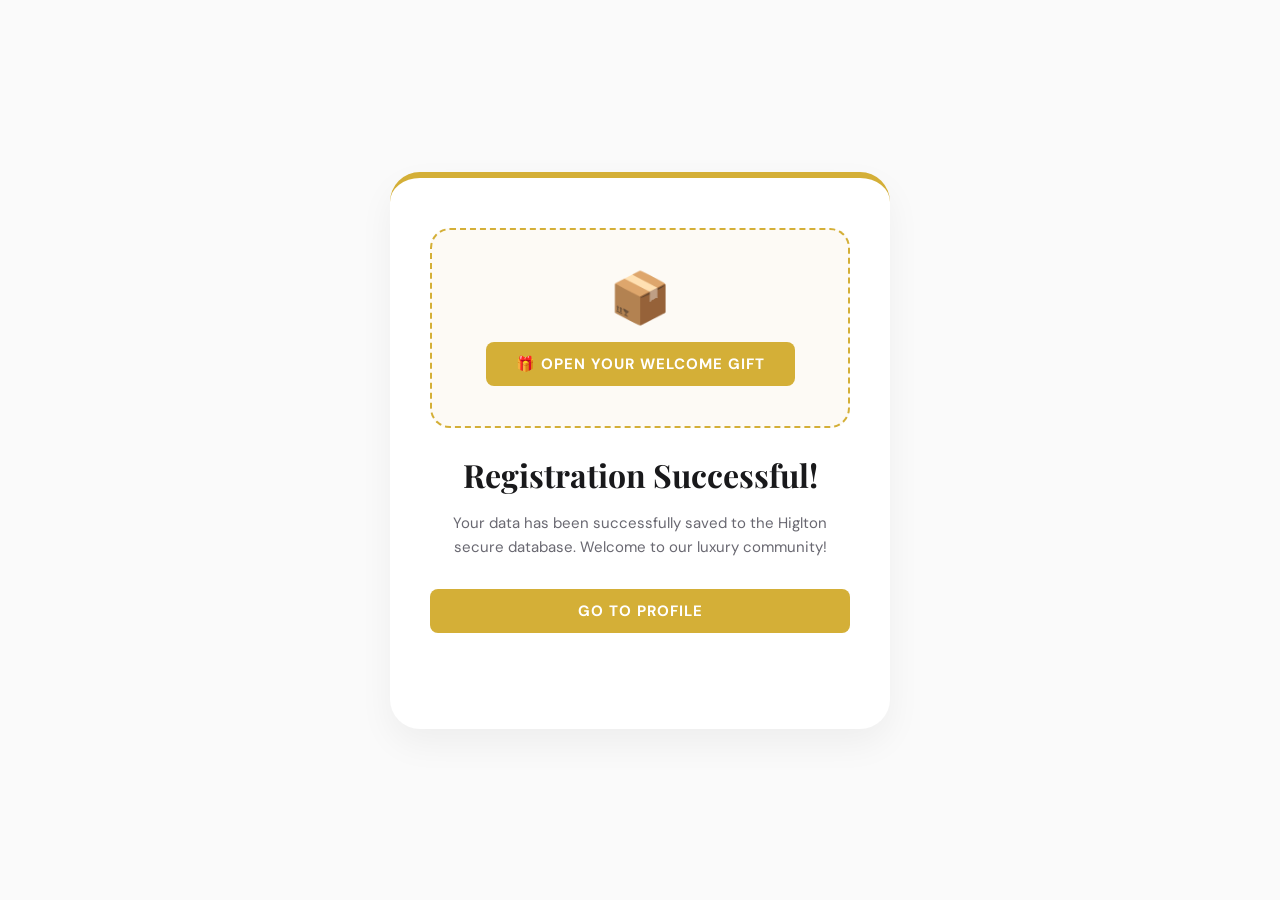
<file: success.html>
<!DOCTYPE html>
<html lang="en">
<head>
    <meta charset="UTF-8">
    <meta name="viewport" content="width=device-width, initial-scale=1.0">
    <meta name="viewport" content="width=device-width, initial-scale=1.0">
    <title>Success | Higlton</title>
    <link rel="stylesheet" href="style.css">
    <link href="https://fonts.googleapis.com/css2?family=DM+Sans:wght@400;700&family=Playfair+Display:wght@700&display=swap" rel="stylesheet">
</head>
<body style="background-color: #FAFAFA">

    <div class="success-page">
        <div class="success-container active">
            
            <!-- Секція з подарунком (показується першою) -->
            <div id="video-overlay" class="video-overlay">
                <div class="gift-box">📦</div>
                <button id="start-experience" class="btn-book-now" data-i18n="success_gift_btn">🎁 Open Your Welcome Gift</button>
            </div>

            <!-- Відео (приховане спочатку) -->
            <video id="capy-video" class="success-capy-video" style="display: none;" loop playsinline>
                <source src="capy-video.mp4" type="video/mp4">
            </video>
            
            <h1 data-i18n="success_title">Registration Successful!</h1>
            <p class="success-desc" data-i18n="success_desc">Your data has been successfully saved...</p>
            
            <a href="profile.html" class="btn-book-now success-btn" data-i18n="success_btn">Go to Profile</a>
            
            <p id="redirect-text" class="redirect-notice" style="visibility: hidden;">
                <span data-i18n="success_redirect_1">Redirecting in </span>
                <span id="seconds" class="countdown">15</span>
                <span data-i18n="success_redirect_2"> seconds...</span>
            </p>
        </div>
    </div>

    <script src="lang.js"></script>
    <script>
        document.addEventListener('DOMContentLoaded', () => {
            const btn = document.getElementById('start-experience');
            const video = document.getElementById('capy-video');
            const overlay = document.getElementById('video-overlay');
            const redirectText = document.getElementById('redirect-text');
            const countdownEl = document.getElementById('seconds');

            btn.addEventListener('click', () => {
                // 1. Налаштовуємо відео
                video.volume = 0.5; // ВСТАНОВЛЮЄМО 50% ГУЧНОСТІ
                overlay.style.display = 'none';
                video.style.display = 'block';
                
                // 2. Запускаємо відтворення
                video.play().catch(e => console.log("Playback error:", e));

                // 3. Показуємо таймер і запускаємо відлік
                redirectText.style.visibility = 'visible';
                let timeLeft = 14;
                
                const timer = setInterval(() => {
                    timeLeft--;
                    countdownEl.innerText = timeLeft;
                    if (timeLeft <= 0) {
                        clearInterval(timer);
                        window.location.href = "profile.html";
                    }
                }, 1000);
            });
        });
    </script>
</body>
</html>
</file>
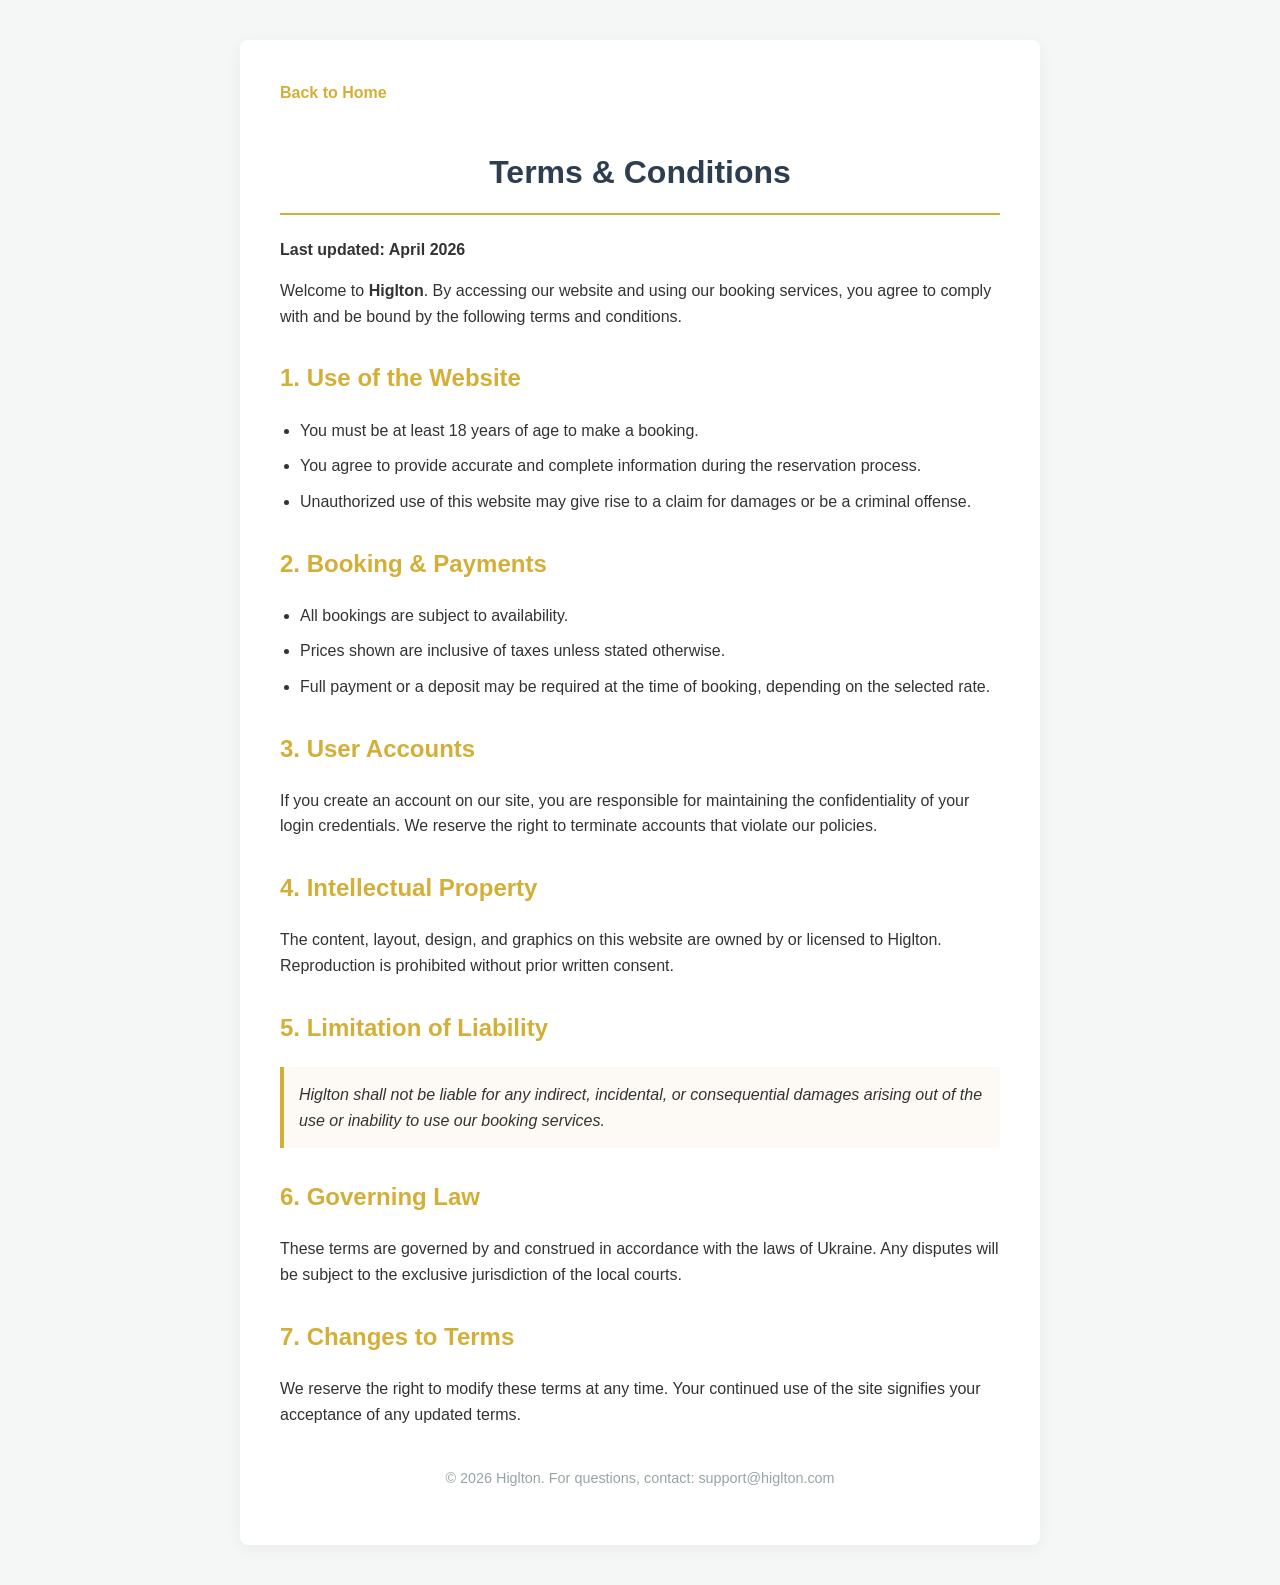
<file: terms.html>
<!DOCTYPE html>
<html lang="en">
<head>
    <meta charset="UTF-8">
    <meta name="viewport" content="width=device-width, initial-scale=1.0">
    <title>Terms & Conditions | Higlton</title>
    <style>
        body {
            font-family: 'Segoe UI', Tahoma, Geneva, Verdana, sans-serif;
            line-height: 1.6;
            color: #333;
            max-width: 800px;
            margin: 0 auto;
            padding: 40px 20px;
            background-color: #f4f7f6;
        }
        .container {
            background: #fff;
            padding: 40px;
            border-radius: 8px;
            box-shadow: 0 4px 15px rgba(0,0,0,0.05);
        }
        h1 {
            color: #2c3e50;
            text-align: center;
            border-bottom: 2px solid #d4af37; /* Золотий акцент */
            padding-bottom: 15px;
        }
        h2 {
            color: #d4af37; /* Золотий акцент */
            margin-top: 30px;
        }
        ul {
            padding-left: 20px;
        }
        li {
            margin-bottom: 10px;
        }
        .highlight {
            background-color: #fdfaf5;
            padding: 15px;
            border-left: 4px solid #d4af37;
            margin: 20px 0;
            font-style: italic;
        }
        footer {
            margin-top: 40px;
            text-align: center;
            font-size: 0.9em;
            color: #95a5a6;
        }
        .back-link {
            display: inline-block;
            margin-bottom: 20px;
            color: #d4af37;
            text-decoration: none;
            font-weight: bold;
        }
    </style>
</head>
<body>

<div class="container">
    <a href="index.html" class="back-link" data-i18n="nav_back_home">← Back to Home</a>

    <h1 data-i18n="terms_h1">Terms & Conditions</h1>
    <p><strong data-i18n="terms_update">Last updated: April 2026</strong></p>

    <p data-i18n="terms_welcome">Welcome to <strong>Higlton</strong>. By accessing our website and using our booking services, you agree to comply with and be bound by the following terms and conditions.</p>

    <h2 data-i18n="terms_sect1_title">1. Use of the Website</h2>
    <ul>
        <li data-i18n="terms_sect1_li1">You must be at least 18 years of age to make a booking.</li>
        <li data-i18n="terms_sect1_li2">You agree to provide accurate and complete information during the reservation process.</li>
        <li data-i18n="terms_sect1_li3">Unauthorized use of this website may give rise to a claim for damages or be a criminal offense.</li>
    </ul>

    <h2 data-i18n="terms_sect2_title">2. Booking & Payments</h2>
    <ul>
        <li data-i18n="terms_sect2_li1">All bookings are subject to availability.</li>
        <li data-i18n="terms_sect2_li2">Prices shown are inclusive of taxes unless stated otherwise.</li>
        <li data-i18n="terms_sect2_li3">Full payment or a deposit may be required at the time of booking, depending on the selected rate.</li>
    </ul>

    <h2 data-i18n="terms_sect3_title">3. User Accounts</h2>
    <p data-i18n="terms_sect3_p">If you create an account on our site, you are responsible for maintaining the confidentiality of your login credentials. We reserve the right to terminate accounts that violate our policies.</p>

    <h2 data-i18n="terms_sect4_title">4. Intellectual Property</h2>
    <p data-i18n="terms_sect4_p">The content, layout, design, and graphics on this website are owned by or licensed to Higlton. Reproduction is prohibited without prior written consent.</p>

    <h2 data-i18n="terms_sect5_title">5. Limitation of Liability</h2>
    <div class="highlight" data-i18n="terms_sect5_highlight">
        Higlton shall not be liable for any indirect, incidental, or consequential damages arising out of the use or inability to use our booking services.
    </div>

    <h2 data-i18n="terms_sect6_title">6. Governing Law</h2>
    <p data-i18n="terms_sect6_p">These terms are governed by and construed in accordance with the laws of Ukraine. Any disputes will be subject to the exclusive jurisdiction of the local courts.</p>

    <h2 data-i18n="terms_sect7_title">7. Changes to Terms</h2>
    <p data-i18n="terms_sect7_p">We reserve the right to modify these terms at any time. Your continued use of the site signifies your acceptance of any updated terms.</p>

    <footer>
        <p data-i18n="terms_footer">&copy; 2026 Higlton. For questions, contact: support@higlton.com</p>
    </footer>
</div>

<script src="lang.js"></script>
</body>
</html>
</file>
<file: style.css>
:root {
    --dark: #19191B;
    --gray: #696871; 
    --blue: #093f96;
    --orange: #FF7143;
    --blackgold:#d4af37;
    --bg-light:#FAFAFA; 
    --peach: #C4A484;
    --bg-blue:#0c0624;
}

*{
    margin: 0;
    padding: 0;
    box-sizing: border-box;
}

body {
    font-family: 'Times New Roman', Times, serif;
}

.header {
    position: fixed; /* Фіксуємо на екрані */
    top: 0;
    left: 0;
    width: 100%;
    z-index: 1000; /* Найвищий шар, щоб бути над усім */
    background-color: rgba(250, 248, 243, 0.9); /* Колір antiquewhite з невеликою прозорістю */
    backdrop-filter: blur(10px); /* Ефект розмиття фону під шапкою  */
    padding-block: 8px;
    transition: all 0.3s ease;
}

.header__container, .hero__container {
    max-width: 1069px;
    margin-inline: auto;
}

.header__nav {
    display: flex;
    justify-content: space-between;
    align-items: center;
    gap: 40px;
}

/* Новий контейнер-обгортка для шапки */
.header__wrapper {
    display: flex;
    justify-content: space-between;
    align-items: center;
    width: 100%;
}

/* Стилі для кнопки гамбургера */
.header__hamburger {
    display: none; /* За замовчуванням на ПК приховано */
    font-size: 32px;
    cursor: pointer;
    color: var(--dark);
    z-index: 2000; /* Щоб кнопка була над меню, коли воно відкрите */
    user-select: none;
}

/* Змінюємо вигляд кнопки при наведенні */
.header__hamburger:hover {
    color: var(--blackgold);
}



.header__list {
    display: flex;
    align-items: center;
    gap: 10px;
    list-style: none !important; /* ПРИБИРАЄ ТОЧКИ */
    padding: 0;
    margin: 0;
}

.header__list-item {
    list-style: none !important; /* ПРИБИРАЄ ТОЧКИ (контрольно) */
    display: block;
}

.header__list-link {
    display: flex;
    align-items: center;
    gap: 8px;
    padding: 10px 20px;
    border-radius: 50px;
    font-family: "DM Sans", sans-serif;
    font-weight: 700;
    font-size: 15px;
    color: var(--gray);
    text-decoration: none;
    transition: all 0.3s ease;
    border: none !important;
}

/* Загальний стиль для іконок (крім капібари) */
.nav-icon {
    width: 20px;
    height: 20px;
    object-fit: contain;
    filter: grayscale(1) opacity(0.6); /* Всі іконки сірі */
    transition: all 0.3s ease;
}

/* --- СПЕЦІАЛЬНО ДЛЯ КАПІБАРИ  --- */
.nav-icon.capy-style {
    filter: none !important; /* ПРИБИРАЄ СІРИЙ КОЛІР */
    opacity: 1 !important;    /* ПРИБИРАЄ ПРОЗОРІСТЬ */
}

.header__list-link:hover {
    color: var(--dark);
    background-color: rgba(0, 0, 0, 0.05);
}

/* Активний стан (пігулка) */
.header__list-link.active {
    background-color: var(--bg-blue) !important;
    color: #ffffff !important;
}

/* Коли пункт активний, звичайні іконки стають білими */
.header__list-link.active .nav-icon:not(.capy-style) {
    filter: brightness(0) invert(1) !important;
}

/* Капібара залишається собою навіть у темній пігулці */
.header__list-link.active .capy-style {
    filter: none !important;
}





.header__button {
    font-weight: 700;
    font-size: 17px;
    letter-spacing: -0.53px;
    color: var(--dark);
    padding: 19px 59px;
    background: var(--blackgold);
    border-radius: 10px;
    transition: 0.3s;
}

.header__button:hover {
    opacity: 85%;
}




/* --- Language Switcher Styles --- */
.header__actions {
    display: flex;
    align-items: center;
    gap: 30px; /* Відстань між вибором мови і кнопкою Get Started */
}

.lang-switcher {
    display: flex;
    align-items: center;
    gap: 8px;
    font-family: "DM Sans", sans-serif;
    font-weight: 700;
}

.lang-btn {
    cursor: pointer;
    font-size: 15px;
    color: var(--gray);
    transition: color 0.3s ease, transform 0.2s ease;
}

.lang-btn:hover {
    color: var(--dark);
}

/* ПІДСВІЧУВАННЯ АКТИВНОЇ МОВИ */
.lang-btn.active {
    color: var(--blackgold); /* Золотий колір */
    text-decoration: underline;
    text-underline-offset: 4px;
    transform: scale(1.1);
}

.lang-divider {
    color: #ccc;
    font-size: 14px;
    user-select: none; /* Щоб не виділялося мишкою */
}





main {
    margin-top: 80px; 
}

.hero {
    padding-block: 70px;
    background-image: linear-gradient(90deg, rgba(10, 20, 47, 0.9) 0%, rgba(10, 20, 47, 0.4) 60%, rgba(10, 20, 47, 0) 100%),
     url('images/photobackgroundslide1.jpg');
    background-size:cover;
    background-position: center;
    background-repeat: no-repeat;
    min-height: 100vh;
    display: flex;
    align-items: center;
    justify-content: center;
    color: white;
}

.hero > .hero__container {
    transform: translateY(-40px); /* Мінус піднімає вгору. Можете змінити на -60px або -80px, якщо треба ще вище */
}


.hero__container {
    width: 100%;
    max-width: 1200px;
    margin: 0 auto;
    display: flex;
    justify-content: space-between;
    align-items: center;
    padding: 0 20 px;
}

.hero__container .hero__container { 
    display: flex;
    justify-content: space-between; /* Розштовхує в різні боки */
    align-items: center; /* Рівняє по центру вертикально */
    gap: 40px; /* Відстань між текстом і карткою */
    max-width: 1200px;
    margin: 0 auto;
}

.hero__subtitle {
    display: block;
    margin-bottom: 40px;
    font-family: "DM Sans", sans-serif;
    font-size: 14px;
    letter-spacing: 3px;
    text-transform: uppercase;
    color: var(--blackgold);
}

.hero__title {
    display: block;
    margin-bottom: 40px;
    font-family: "Oswald", sans-serif;
    font-size: clamp(70px, 8vw, 100px);
    line-height: 0.9;
    text-transform: uppercase;
}

.hero__desc {
    display: block;
    margin-bottom: 40px;
    font-size: 30px;
}

.hero__decs-sub {
    display: block;
    margin-bottom: 40px;
    font-family: "Mulish", sans-serif;
    font-size: 100px;
    line-height: 1.6;
    max-width: 500px;
    opacity: 0.9;
}

.hero__btn-explore {
    font-weight: 700;
    font-family: "DM Sans", sans-serif;
    font-size: 17px;
    letter-spacing: 1px;
    color: var(--dark);
    padding: 19px 29px;
    background-color: var(--blackgold);
    border-radius: 10px;
    transition: 0.3s;

    display: inline-flex;
    align-items: center;
    gap: 10px;

    padding: 18px 30px;
    border-radius: 8px;

    text-transform: uppercase;

    margin-top: 30px;
    text-decoration: none;
}

.hero__btn-explore:hover {
    background-color: #a58a6d;
    transform: translateY(-2px);
}

.booking-card {
    background-color: white; /* Фон картки */
    padding: 50px 40px;
    border-radius: 300px 300px 30px 300px;
    width: 100%;
    max-width: 400px;
    flex-shrink: 0;
    box-shadow: 0 20px 50px rgba(0,0,0,0.2); /* Тінь, щоб картка "відірвалася" від фону */
    z-index: 10; /* Щоб була поверх фону */
}

.booking-card__title {
    display: block !important; /* Гарантуємо видимість */
    color: #19191B; /* Темний колір */
    font-family: "DM Sans", sans-serif;
    font-size: 28px;
    font-weight: 700;
    margin-bottom: 30px;
    text-align: center;
}

.booking-card__field {
    margin-bottom: 20px;
}

.booking-card__field label {
    display: block;
    color: #696871; /* Сірий колір для підписів */
    font-family: "Mulish", sans-serif;
    font-size: 14px;
    font-weight: 600;
    margin-bottom: 8px;
    text-transform: uppercase;
}

.input-wrapper {
    display: flex;
    align-items: center;
    border: 1px solid #E5E5E5;
    border-radius: 12px;
    padding: 12px 15px;
    background: #F9F9F9; /* Світло-сірий фон для полів */
    transition: border-color 0.3s ease, box-shadow 0.3s ease; /* Додано плавність переходу */
}

/* --- Підсвітка при наведенні (hover) та при кліку (focus-within) --- */
.input-wrapper:hover,
.input-wrapper:focus-within {
    border-color: var(--blackgold);
    box-shadow: 0 0 8px rgba(212, 175, 55, 0.4); /* Легке золотисте сяйво */
}

.input-wrapper input::placeholder {
    color: #a0a0a0;
    font-family: "Mulish", sans-serif;
}

.input-wrapper input {
    background: transparent;
    border: none;
    outline: none;
    width: 100%;
    font-size: 16px;
    color: var(--dark); /* Щоб текст дати і placeholder читалися добре */
}

.booking-card__btn {
    width: auto;
    margin: 10px auto 0; /* Перше число - відступ зверху, auto - центрує по горизонталі */
    display: flex;
    background-color: #0A142F;
    color: white;
    border: none;
    padding: 10px;
    border-radius: 12px;
    font-weight: 600;
    cursor: pointer;
    display: flex;
    justify-content: center;
    align-items: center;
    gap: 10px;
    
    padding: 10px 29px;
}

.date-input {
    border: none;
    outline: none;
    background: transparent;
    font-family: "Mulish, sans-serif";
    font-size: 16px;
    color: var(--dark);
    width: 100%;
    cursor: pointer;
}

.date-input::-webkit-calendar-picker-indicator {
    cursor: pointer;
    opacity: 60%;
    transition: 0.3s;
}
/* АНІМАЦІЇ ПОЯВИ ПРИ ЗАВАНТАЖЕННІ (СЕКЦІЯ HERO) */

/* 1. Створюємо правило для руху зліва направо */
@keyframes slideInLeft {
    from {
        opacity: 0;
        transform: translateX(-100px); /* Починаємо на 100px лівіше */
    }
    to {
        opacity: 1;
        transform: translateX(0); /* Стаємо на своє місце */
    }
}

/* 2. Створюємо правило для руху справа наліво */
@keyframes slideInRight {
    from {
        opacity: 0;
        transform: translateX(100px); /* Починаємо на 100px правіше */
    }
    to {
        opacity: 1;
        transform: translateX(0); /* Стаємо на своє місце */
    }
}

/* 3. Ховаємо всі елементи зліва до початку анімації і додаємо їм рух */
.hero__left > * {
    opacity: 0; 
    /* forwards означає, що після анімації елемент залишиться на екрані (opacity: 1) */
    /* cubic-bezier дає дуже плавну "дорогу" анімацію (швидко починається, плавно гальмує) */
    animation: slideInLeft 0.8s cubic-bezier(0.25, 0.46, 0.45, 0.94) forwards;
}

/* 4. Задаємо затримку кожному рядку, щоб вони випливали по черзі (ефект каскаду) */
.hero__left .hero__subtitle { animation-delay: 0.1s; }
.hero__left .hero__title    { animation-delay: 0.3s; }
.hero__left .hero__desc     { animation-delay: 0.5s; }
.hero__left .hero__desc-sub { animation-delay: 0.7s; }
.hero__left .hero__btn-explore { animation-delay: 0.9s; }

/* 5. Додаємо анімацію для картки бронювання (вона виїжджає справа) */
.hero__right {
    opacity: 0;
    animation: slideInRight 1s cubic-bezier(0.25, 0.46, 0.45, 0.94) forwards;
    animation-delay: 0.4s; /* Починає виїжджати майже разом із головним заголовком */
}


/* Базовий клас для всіх елементів, що будуть анімуватись */
.reveal {
    opacity: 0;
    /* Елементи приховані, поки до них не доскролять */
}

/* Ключові кадри для різних напрямків */
@keyframes revealUp {
    from { opacity: 0; transform: translateY(70px); }
    to { opacity: 1; transform: translateY(0); }
}

@keyframes revealLeft {
    from { opacity: 0; transform: translateX(-80px); }
    to { opacity: 1; transform: translateX(0); }
}

@keyframes revealRight {
    from { opacity: 0; transform: translateX(80px); }
    to { opacity: 1; transform: translateX(0); }
}

/* Класи, які JS буде додавати при появі на екрані */
.reveal.active.fade-up {
    animation: revealUp 0.8s cubic-bezier(0.25, 0.46, 0.45, 0.94) forwards;
}

.reveal.active.fade-left {
    animation: revealLeft 0.8s cubic-bezier(0.25, 0.46, 0.45, 0.94) forwards;
}

.reveal.active.fade-right {
    animation: revealRight 0.8s cubic-bezier(0.25, 0.46, 0.45, 0.94) forwards;
}

/* Затримки для красивого каскадного виїзду карток по черзі */
.delay-1 { animation-delay: 0.1s; }
.delay-2 { animation-delay: 0.3s; }
.delay-3 { animation-delay: 0.5s; }

















/* section2*/
.experience {
    padding-block: 110px;
    background-color: antiquewhite;
    text-align: center;
}

.experience__container {
    max-width: 1200px;
    margin: 0 auto;
    padding:0 20px;
    display: flex;
    flex-direction: column;
    align-items: center;
}

.experience__header {
    margin-bottom: 60px;
    max-width: 700px;
}

.experience__subtitle {
    display: block;
    color: var(--peach);
    font-size: 15px;
    letter-spacing: 4px;
    font-weight: 700;
    margin-bottom: 10px;
    text-transform: uppercase;
}

.experience__title {
    font-family: "Oswald", sans-serif;
    font-size: 34px;
    color: var(--dark);
    margin-bottom: 25px;
}

.experience__text {
    font-family: "Mulish", sans-serif;
    color: var(--gray);
    font-size: 16px;
}

.experience__grid {
    display: grid;
    grid-template-columns: repeat(3, 1fr);
    gap: 20px;
    width: 100%;;
}


.promise-card {
    background-color: white;
    padding: 50px 30px;
    border-radius: 30px;
    text-align: left;
    transition: transform 0.3s ease, box-shadow 0.3s ease;
    box-shadow: 0 10px 30px rgba(0,0,0,0.5);
}

.promise-card:hover {
    transform: translateY(-10px);
    box-shadow: 0 20px 50px rgba(0,0,0,0.1);
}

.promise-card_icon-box {
    background-color: var(--dark);
    width: 70px;
    height: 70px;
    border-radius: 18px;
    display: flex;
    justify-content: center;
    align-items: center;
    margin-bottom: 30px;
}

.promise-card__icon {
    font-size: 30px;
}

.promise-card__title {
    font-family: "DM Sans", sans-serif;
    font-size: 26px;
    margin-bottom: 8px;
    color: var(--dark);
    text-transform: capitalize;
}

.promise-card__desc {
    font-family: "DM Sans", sans-serif;
    font-size: 18px;
    color: var(--gray);
    line-height: 1.6;
}

.promise-card:nth-child(even) {
    margin-top: 0;
}


/* section3*/
/* --------------------------------------------------------------------------------------*/

.vibe {
    padding-block: 150px;
    background-color: #FAFAFA;
}

.vibe__container {
    max-width: 1200px;
    margin: 0 auto;
    padding: 0 20px;
    display: flex;
    justify-content: space-between;
    align-items: flex-start;
    gap: 80px;
}

.vibe__content {
    flex: 1;
}

.vibe__subtitle {
    display: block;
    color: var(--peach);
    font-size: 15px;
    font-family: "DM Sans", sans-serif;
    font-weight: 700;
    letter-spacing: 4px;
    margin-bottom: 20px;
    text-transform: uppercase;
}

.vibe__title {
    display:block;
    font-family: "Playfair Display", sans-serif; /* change from Playwrite IE*/
    font-size: 34px;
    font-weight: 700;
    color: var(--dark);
    letter-spacing: 3px;
    margin-bottom: 20px;
}

.vibe__text1 {
    font-family: "Mulish", sans-serif;
    font-size: 14px;
    color: var(--dark);
    margin-bottom: 20px;
    line-height: 1.8;
}

.vibe__text2 {
    font-family: "Mulish", sans-serif;
    font-size: 14px;
    color: var(--dark);
    margin-bottom: 10px;
    line-height: 1.8;
}


.vibe__stats {
    display: flex;
    gap: 40px; /* Відстань між колонками */
    margin-top: 40px;
    margin-bottom: 30px;
}

.stat-number {
    display: block;
    font-family: "Oswald", sans-serif;
    font-size: 28px;
    color: var(--blackgold);
    line-height: 1;
}

.stat-text {
    font-family: "DM Sans", sans-serif;
    font-size: 16px;
    color: var(--gray);
    font-weight: 500;
}

.vibe__link {
    font-weight: 700;
    font-family: "DM Sans", sans-serif;
    font-size: 14px;
    letter-spacing: 1px;
    color: var(--dark);
    padding: 10px 10px;
    background-color: var(--blackgold);
    border-radius: 10px;
    transition: 0.3s;

    display: inline-flex;
    align-items: center;
    gap: 10px;

    padding: 18 px 30px;
    border-radius: 8px;

    text-transform: uppercase;

    margin-top: 20px;
    text-decoration: none;
}

.vibe__link:hover {
    background-color: #a58a6d;
    transform: translateY(-2px);
}

.vibe__images {
    display: flex;
    gap: 20px;
    flex: 1;
}

.vibe-column {
    display: flex;
    flex-direction: column;
    gap: 20px;
}

/* Зсуваємо праву колонку вниз */
.vibe-column--offset {
    margin-top: 40px;
}

.vibe-img {
    width: 280px;
    object-fit: cover;
    border-radius: 40px; /* Велике закруглення як на макеті */
    box-shadow: 0 10px 30px rgba(0,0,0,0.1);
    transition: transform 0.3s ease;
}

/* Різна висота для створення ефекту мозаїки */
.vibe-column img:nth-child(1) { height: 200px; }
.vibe-column img:nth-child(2) { height: 200px; }
.vibe-column--offset img:nth-child(1) { height: 200px; }
.vibe-column--offset img:nth-child(2) { height: 200px; }

.vibe-img:hover {
    transform: scale(1.02);
}



/* section4*/
/* --------------------------------------------------------------------------------------*/

.begin-yrtrp {
    padding-block: 150px;
    background-color: #01043d;
}

.begin-yrtrp__container {
    max-width: 1200px;
    margin: 0 auto;
    padding: 0 20px;
    display: flex;
    justify-content: space-between;
    align-items: center;
    gap: 40px;
}

.begin-yrtrp__content {
    flex: 1;
}
 
.begin-yrtrp__subtitle {
    display:block;
    color: white;
    font-size: 54px;
    font-family: "Playfair Display";
    font-weight: 700;
    letter-spacing: 4px;
    margin-bottom: 30px;
    text-transform: uppercase;
    align-items: center;
}

.begin-yrtrp__title {
    display: block;
    font-size: 14px;
    font-family: "DM Sans", sans-serif;
    font-weight: 700;
    color: white;
    letter-spacing: 3px;
    margin-bottom: 20px;
}

.begin-yrtrp__image {
    flex: 1;
    display: flex;
    justify-content: center;
}

.journey-gif {
    width: 80%;
    max-width: 500px; 
    height: auto;
    border-radius: 30px; /* Заокруглення як в інших секціях */
    box-shadow: 0 20px 50px rgba(0, 0, 0, 0.3);
    object-fit: cover;
    border-radius: 300px 300px 30px 30px;
}



/* розбиття секцій*/
.section-divider {
    width: 100%;
    height: 100px; 
    background-color: white; 
}





/* кінцівка*/
.footer {
    background-color: var(--bg-blue);
    color: white;
    padding-top: 40px;
    padding-bottom: 80px;
    font-family: "DM-Sans", sans-serif;
}

.footer__container {
    max-width: 1200px;
    margin: 0 auto;
    padding:0 20px;
    display: flex;
    justify-content: space-between;
    align-items: flex-start;
    gap: 60px;
}

.footer__brand {
    flex: 1;
}

.footer__logo-text {
    font-family: "Playfair Display",sans-serif;
    font-size: 24px;
    color: var(--blackgold);
    margin-bottom: 20px;
}

.footer__tagline {
    font-family: "DM-Sans", sans-serif;
    font-size: 16px;
    line-height: 1.6;
    color: rgba(255, 255, 255, 0.7);
    margin-bottom: 70px;
}

.footer__columns {
    flex:2;
    display:flex;
    justify-content: space-between;
    gap:30px;
}

.footer__title {
    font-family: "Playfair Display",sans-serif;
    font-size: 16px;
    font-weight: 700;
    margin-bottom: 30px;
    letter-spacing: 1px;
    display:block;
}

.footer__list {
    list-style: none;
}

.footer__list li {
    margin-bottom: 15px; /* однаковий інтервал між рядками */
    font-family: "DM Sans", sans-serif; 
    font-size: 15px;
    color: rgba(255, 255, 255, 0.6);
    list-style: none; /* прибираємо маркери, якщо вони є */
}

.footer__list a {
    text-decoration: none;
    color: inherit;
    transition: 0.3s;
}

.footer__list a:hover {
    color: var(--blackgold);
}

.footer__copyright {
    max-width: 1200px;
    margin: 60px auto 0;
    padding-top: 30px;
    border-top: 1px solid rgba(255, 255, 255, 0.1);
    display: flex;
    justify-content: space-between; /* Розносить копірайт вліво, а посилання вправо */
    align-items: center;
}

.footer__ens-list {
    display: flex; /* Робить список горизонтальним */
    gap: 30px;     /* Відстань між посиланнями */
    list-style: none;
}

.footer__ens-list a {
    font-family: "DM Sans", sans-serif;
    font-size: 13px;
    color: rgba(255, 255, 255, 0.5);
    text-decoration: none;
    transition: 0.3s;
}

.footer__ens-list a:hover {
    color: var(--blackgold);
}









/*ЧАСТИНА2.КІМНАТИ*/
/*-------------------------------------------------------------------------------------------------------------*/
.suites-hero {
    position: relative;
    width: 100%;
    height: 190px; /* Висота секції — 60% екрана */
    min-height: 100px;
    background-image: linear-gradient(rgba(0, 0, 0, 0.4), rgba(0, 0, 0, 0.4)); 
    background-size: cover;
    background-position: center;
    display: flex;
    align-items: flex-end;
    justify-content: center;
    text-align: center;
    padding: 20px;
    color: white;
}

.suites-hero__container {
    max-width: 500px;
    width: 100%;
    padding: 0 20px;
}

.suites-hero__title {
    font-family: "Oswald", sans-serif;
    font-size: 22px; /* Великий акцентний заголовок */
    text-transform: uppercase;
    letter-spacing: 4px;
    margin-bottom: 8px;
}

.suites-hero__subtitle {
    font-family: "DM Sans", sans-serif;
    font-size: 13px;
    letter-spacing: 1px;
    color: rgba(255, 255, 255, 0.8);
    margin-bottom: 0;
}

.suites-hero__current {
    color: var(--blackgold); /*золотий колір для позначення поточної сторінки */
    font-weight: 500;
}


/*section1*/
/*section1*/
.accommodations {
    padding-top: 20px;
    padding-bottom: 100px;
    text-align: center;
}

.accommodations__container {
    max-width: 1200px;
    margin-inline: auto;
    padding-inline: 20px;
}

.accommodations__header {
    margin-bottom: 40px; /*відступ до карток*/
}

.accommodations__subtitle {
    font-size: 14px;
    font-family:"DM Sans", sans-serif;
    font-weight: 700;
    letter-spacing: 4px;
    color: var(--blackgold);
}

.accommodations__title {
    font-size: 48px;
    font-family:"Playfair Display", sans-serif;
    color: var(--dark);
    margin-block: 10px 10px;
}

.accommodations__desc {
    font-size: 14px;
    font-family:"Mulish", italic;
    color: var(--dark);
    margin-block: 20px;
}

.accommodations__grid {
    display: grid;
    grid-template-columns: repeat(6, 1fr);
    gap: 20px;
}

.mood__card-icon img {
    width: 40px; 
    height: 20px;
    object-fit: contain;
    margin-bottom: 15px;
}

.mood__card {
    background-color: white;
    padding: 30px 15px;
    border-radius: 20px;
    transition: all 0.3s ease-in-out;
    box-shadow: 0 4px 15px rgba(0,0,0,0.05);
    display: flex;
    flex-direction: column;
    align-items: center;
    text-align: center;
    min-width: 0;
}

.mood__card:hover {
    transform: translateY(-5px);
    box-shadow: 0 10px 30px rgba(0,0,0,0.1);
}

.mood__card-icon {
    font-size: 32px;
    margin-bottom: 0px;
}

.mood-card-title {
    font-family: "Playfair Display", serif;
    font-size: 20px;
    color: var(--dark);
    margin-bottom: 12px;
}

.mood-card-text {
    font-family: "Mulish", sans-serif;
    font-size: 14px;
    color: var(--gray);
    line-height: 1.5;
}

/* Повністю чистий блок для карток */
.mood__card {
    background-color: white;
    padding: 24px 20px !important; /* Фікс пробілу */
    border-radius: 18px;
    position: relative;
    transition: all 0.3s ease;
    border: 1px solid transparent;
    cursor: pointer;
    text-align: left;
    display: flex;
    flex-direction: column;
}

.mood__card-header {
    display: flex;
    align-items: center;
    gap: 12px;
    margin-bottom: 10px;
}

.mood__card-icon img {
    width: 28px !important;
    height: 28px !important;
    object-fit: contain;
    transition: filter 0.3s ease; /* Плавний перехід кольору */
    filter: grayscale(1) opacity(0.6); /* Робимо іконку приглушеною */
}

/* --- ГАЛОЧКА (Прихована за замовчуванням) --- */
.mood__card-check {
    position: absolute;
    top: 15px;
    right: 15px;
    font-size: 16px; /* Трохи збільшено для кращої видимості */
    color: var(--blackgold) !important; /* Робимо її золотою */
    opacity: 0;
    visibility: hidden; /* Надійно приховуємо */
    transition: all 0.3s ease;
}

/* --- ОБРАНА КАРТКА (Загальні стилі) --- */
.mood__card.selected {
    border: 2px solid var(--blackgold) !important; /* Золотистий контур */
    transform: translateY(-5px); /* Трішки піднімаємо для ефекту натискання */
}

/* Показуємо галочку, коли картка обрана */
.mood__card.selected .mood__card-check {
    opacity: 1;
    visibility: visible;
}

/* Загальне правило: робимо текст і іконку білими (крім світлих карток) */
.mood__card.selected .mood__card-icon img {
    filter: invert(70%) sepia(50%) saturate(1000%) hue-rotate(10deg) brightness(90%) contrast(100%); 
}
.mood__card.selected .mood__card-title,
.mood__card.selected .mood__card-text {
    color: white !important; 
}

/* --- ІНДИВІДУАЛЬНІ КОЛЬОРИ ЗАЛИВКИ ОБРАНИХ КАРТОК --- */
.mood__card.card--1.selected { background-color: #0c0624 !important; }
.mood__card.card--2.selected { background-color: #d0b564 !important; }
.mood__card.card--3.selected { background-color: #a17950 !important; }
.mood__card.card--4.selected { background-color: #1a2a44 !important; }
.mood__card.card--5.selected { background-color: #9bd2cc !important; }
.mood__card.card--6.selected { background-color: #698e5d !important; }

/* Для світлих карток повертаємо темний текст і галочку */
.mood__card.card--5.selected .mood__card-title,
.mood__card.card--5.selected .mood__card-text,
.mood__card.card--6.selected .mood__card-title,
.mood__card.card--6.selected .mood__card-text {
    color: var(--dark) !important;
}
.mood__card.card--5.selected .mood__card-check,
.mood__card.card--6.selected .mood__card-check {
    color: var(--blackgold) !important; /* Галочка темна на світлому фоні */
}

/* Контейнер, який контролює центрування */
.accommodations__actions {
    display: flex;         /* Вмикаємо flex для контейнера */
    justify-content: center; /* Центруємо вміст по горизонталі */
    align-items: center;    /* Центруємо вміст по вертикалі */
    width: 100%;           /* Розтягуємо на всю ширину */
    margin-top: 20px;      /* Відступ від карток */
    min-height: 30px;      /* Щоб місце під кнопку не зникало, коли вона прихована */
}

/* Сама кнопка-посилання */
.reset-link {
    display: none;         /* Початково прихована */
    background: none;
    border: none;
    font-family: "DM Sans", sans-serif;
    font-size: 14px;
    cursor: pointer;
    align-items: center;
    gap: 8px;              /* Відстань між іконкою ↺ та текстом */
    transition: 0.3s;
    padding: 10px;
    color: var(--blackgold);
}

/* Клас, який додає JavaScript */
.reset-link.show {
    display: inline-flex;  /* Використовуємо inline-flex для правильного центрування іконок всередині */
}

.reset-link:hover {
    color: var(--dark);
    text-decoration: underline;
}





/*SECTION-3*/
/*-------------------------------------------------------------------------------------------------------------------------------*/
/* Контейнер секції */
.rooms {
    padding-block: 80px;
    background-color: #faf8f3; /* Легкий фон, щоб виділити білі картки */
}

.rooms__grid {
    display: flex;
    overflow-x: auto;
    padding: 20px 5% 60px;
    scroll-snap-type: x mandatory;
    scrollbar-width: none;
    gap: 32px;
    -webkit-overflow-scrolling: touch; /* Плавна прокрутка на iOS */
}

/* Приховуємо стандартний scrollbar для естетики */
.rooms__grid::-webkit-scrollbar {
    display: none;
}
.rooms__grid {
    -ms-overflow-style: none;  
    scrollbar-width: none;  
}

/* Контейнер картки */
.room-card {
    flex: 0 0 380px;
    background: white;
    border-radius: 28px;
    overflow: hidden;
    box-shadow: 0 15px 35px rgba(0,0,0,0.08);
    font-family: 'Mulish', sans-serif;
    scroll-snap-align: center;
    transition: transfrom 0.3s ease;
}

/* Блок з фото */
.room-card__image-container {
    position: relative;
    height: 250px;
}

.room-card__img {
    width: 100%;
    height: 100%;
    object-fit: cover;
}

/* Стилізація бейджів поверх фото */
.badge-location {
    position: absolute;
    top: 15px;
    left: 15px;
    background: rgba(255,255,255,0.9);
    padding: 6px 12px;
    border-radius: 10px;
    font-weight: bold;
}

.badge-price {
    position: absolute;
    top: 15px;
    right: 15px;
    background: #D4AF37; /* Золотистий колір  */
    color: white;
    padding: 10px;
    border-radius: 12px;
    text-align: center;
}

.price-value { font-size: 1.2rem; display: block; font-weight: bold; }
.price-period { font-size: 0.7rem; }

.badge-rating {
    position: absolute;
    bottom: 15px;
    left: 15px;
    background: white;
    padding: 8px 15px;
    border-radius: 20px;
    box-shadow: 0 4px 10px rgba(0,0,0,0.1);
}

/* Вміст картки */
.room-card__body { padding: 20px; }

.room-card__title {
    font-family: 'Playfair Display', serif;
    font-size: 1.5rem;
    margin-bottom: 8px;
    color: #001220;
}

.room-card__description {
    color: #666;
    font-size: 0.95rem;
    margin-bottom: 20px;
}

/* Характеристики та Теги */
.room-card__specs {
    display: flex;
    justify-content: space-between;
    margin-bottom: 20px;
}

.spec-item {
    background: #F9F9F7;
    padding: 10px;
    border-radius: 12px;
    text-align: center;
    flex: 1;
    margin: 0 4px;
}

.amenity-tag {
    display: inline-block;
    background: #FFFBF0;
    border: 1px solid #F0E6D2;
    padding: 4px 10px;
    border-radius: 15px;
    font-size: 0.8rem;
    margin: 0 4px 8px 0;
}

/* --- Спеціальна анімація для горизонтального списку --- */

/* Початковий стан: картка трохи менша, прозора і зміщена вправо */
.room-card.room-reveal {
    opacity: 0;
    transform: scale(0.9) translateX(30px);
    transition: opacity 0.8s ease, transform 0.8s cubic-bezier(0.175, 0.885, 0.32, 1.275);
    /* cubic-bezier додає ефект "пружини" при появі */
}

/* Стан, коли картка потрапила в зону видимості (JS додає клас active) */
.room-card.room-reveal.active {
    opacity: 1;
    transform: scale(1) translateX(0) !important;
}

/* Додамо плавний ефект наведення, щоб картка не "стрибала" під час анімації */
.room-card:hover {
    transform: translateY(-10px);
    z-index: 5;
}


/* Кнопки */
.room-card__actions {
    display: flex;
    gap: 10px;
    margin-top: 15px;
}

.btn-book {
    flex: 2;
    background: #001220; /* Темно-синій */
    color: white;
    border: none;
    padding: 12px;
    border-radius: 10px;
    cursor: pointer;
    font-weight: bold;
}

.btn-details {
    flex: 1;
    background: transparent;
    border: 1px solid #D4AF37;
    color: #D4AF37;
    padding: 12px;
    border-radius: 10px;
    cursor: pointer;
}

.details-grid {
    display: grid;
    grid-template-columns: 1fr 1fr; /* Дві рівні колонки */
    gap: 30px;
    padding: 0; /* Прибираємо внутрішній паддінг, щоб фото прилягало */
    overflow: hidden;
    max-width: 900px;
}


/* --- Нові стилі для Wishlist та Рейтингу --- */

/* Контейнер для зображення вже має position: relative, але додаємо для впевненості */
.card__image-wrapper {
    position: relative;
    overflow: hidden;
}

/* Кнопка сердечка */
.wishlist-btn {
    position: absolute;
    top: 15px;
    right: 80px; /* Зміщено трохи лівіше, щоб не перекривати ціну (badge-price) */
    background: rgba(255, 255, 255, 0.9);
    border: none;
    border-radius: 50%;
    width: 35px;
    height: 35px;
    display: flex;
    align-items: center;
    justify-content: center;
    cursor: pointer;
    transition: all 0.3s ease;
    z-index: 10;
    box-shadow: 0 2px 5px rgba(0,0,0,0.1);
}

.heart-icon {
    width: 20px;
    height: 20px;
    fill: none;
    stroke: #19191B; /* Твоя змінна --dark */
    stroke-width: 2px;
    transition: all 0.3s ease;
}

/* Стан при натисканні (активне сердечко) */
.wishlist-btn.active .heart-icon {
    fill: #e74c3c;
    stroke: #e74c3c;
}

.wishlist-btn:hover {
    transform: scale(1.1);
    background: #fff;
}

/* Стилі рейтингу */
.card__rating {
    display: flex;
    align-items: center;
    gap: 2px;
}

.star {
    color: #ffcc00; /* Золотистий колір */
    font-size: 16px;
}

.star--empty {
    color: #ccc; /* Сірий колір */
}

.rating-value {
    font-family: 'DM Sans', sans-serif;
    font-size: 13px;
    color: #696871; /* --gray */
    margin-left: 4px;
}

.card__rating .star {
    cursor: pointer;
    transition: transform 0.2s ease, color 0.2s ease;
}

.card__rating .star:hover {
    transform: scale(1.2);
    color: #ff9900; /* Темніший колір при наведенні */
}

/* Колір зірок, які вже зафарбовані */
.card__rating .star.filled {
    color: #ffcc00;
}

/* Колір порожніх зірок */
.card__rating .star.empty {
    color: #ccc;
}

/* Вимикаємо кліки після того, як користувач вже проголосував */
.card__rating.rated {
    pointer-events: none;
    opacity: 0.8;
}







/* --- СТИЛІ МОДАЛЬНОГО ВІКНА (ДЕТАЛІ КІМНАТИ) --- */

/* Сітка вікна: зліва фото, справа текст */
.details-grid {
    display: grid;
    grid-template-columns: 1fr 1fr; /* Дві рівні колонки */
    padding: 0 !important; /* Прибираємо стандартний паддінг, щоб фото було на весь лівий край */
    overflow: hidden; /* Обрізаємо кути */
    max-width: 950px; /* Оптимальна ширина для ПК */
    background: white;
    align-items: stretch; /* Розтягуємо колонки на однакову висоту */
}

/* Блок із зображенням */
.modal-visual {
    position: relative;
    width: 100%;
    height: 100%;
    min-height: 350px;
    background-color: #f5f5f5;
}

.modal-visual img {
    position: absolute;
    top: 0;
    left: 0;
    width: 100%;
    height: 100%;
    object-fit: cover;
    display: block;
}

/* Блок з текстом */
.modal-info {
    padding: 40px 50px; /* Додаємо "повітря" навколо тексту */
    display: flex;
    flex-direction: column;
    justify-content: center;
}

.modal-info__title {
    font-family: 'Playfair Display', serif;
    font-size: 28px; /* Зробили меншим і елегантнішим ) */
    color: var(--dark);
    margin-bottom: 8px;
    line-height: 1.2;
}

.modal-info__location {
    display: flex;
    align-items: center;
    gap: 5px;
    font-family: "DM Sans", sans-serif;
    font-size: 14px;
    color: var(--blackgold);
    margin-bottom: 20px;
}

.modal-info__description {
    font-family: "Mulish", sans-serif;
    font-size: 15px;
    color: var(--gray);
    line-height: 1.6;
    margin-bottom: 25px;
}

/* Зручності (Іконки) */
.modal-info__amenities {
    display: grid;
    grid-template-columns: 1fr 1fr;
    gap: 15px;
    margin-bottom: 30px;
}

.amenity-item {
    display: flex;
    align-items: center;
    gap: 10px;
    font-family: "DM Sans", sans-serif;
    font-size: 14px;
    color: var(--dark);
}

.amenity-item img {
    width: 20px;
    height: 20px;
    opacity: 0.7;
}

/* Нижня панель з ціною та кнопкою */
.modal-info__footer {
    display: flex;
    justify-content: space-between;
    align-items: center;
    border-top: 1px solid #eaeaea;
    padding-top: 20px;
    margin-top: auto;
}

.price-label {
    display: block;
    font-family: "Mulish", sans-serif;
    font-size: 12px;
    text-transform: uppercase;
    letter-spacing: 1px;
    color: var(--gray);
    margin-bottom: 4px;
}

.price-amount {
    font-family: 'Oswald', sans-serif;
    font-size: 24px;
    color: var(--dark);
}

.btn-book-now {
    background-color: var(--blackgold); /* Золота кнопка виглядає дорожче за синю */
    color: white;
    font-family: "DM Sans", sans-serif;
    border: none;
    padding: 12px 30px;
    border-radius: 8px;
    cursor: pointer;
    font-size: 15px;
    font-weight: bold;
    text-transform: uppercase;
    letter-spacing: 1px;
    transition: all 0.3s ease;
}

.btn-book-now:hover {
    transform: translateY(-2px);
    background-color: #a58a6d;
    box-shadow: 0 5px 15px rgba(212, 175, 55, 0.3);
}

/* Карта */
.modal-info__map {
    margin-top: 25px;
    border-radius: 12px;
    overflow: hidden;
    height: 120px; /* Зробили карту нижчою, щоб вона не забирала весь акцент */
    border: 1px solid #eaeaea;
}

.modal-info__map iframe {
    width: 100%;
    height: 100%;
    object-fit: cover;
}

/* Красива кнопка закриття (хрестик) */
.close-modal {
    position: absolute;
    right: 20px;
    top: 20px;
    width: 36px;
    height: 36px;
    background-color: #f5f5f5;
    border-radius: 50%;
    display: flex;
    align-items: center;
    justify-content: center;
    font-size: 20px;
    cursor: pointer;
    color: var(--dark);
    z-index: 10;
    transition: all 0.3s ease;
}

.close-modal:hover {
    background-color: var(--blackgold);
    color: white;
    transform: rotate(90deg); /* Крутий ефект при наведенні */
}

/* --- АДАПТИВНІСТЬ ДЛЯ МОБІЛЬНИХ ВІКОН --- */
@media (max-width: 768px) {
    .details-grid {
        grid-template-columns: 1fr;
        max-height: 90vh; /* Вікно не вилазить за екран */
        overflow-y: auto; /* Дозволяємо скрол всередині вікна */
    }
    .modal-visual {
        min-height: 250px;
    }
    .modal-info {
        padding: 25px;
    }
    .modal-info__footer {
        flex-direction: column;
        align-items: stretch;
        gap: 15px;
        text-align: center;
    }
}






/*не додаємо і не змінюємо*/
.modal {
    display: none;
    position: fixed;
    z-index: 1000;
    inset: 0;
    background-color: rgba(0,0,0,0.6);
    backdrop-filter: blur(5px);
}

.modal.active {
    display: flex;
    align-items: center;
    justify-content: center;
}

.modal-content {
    background-color: #fff;
    padding: 40px;
    border-radius: 20px;
    width: 90%;
    max-width: 800px;
    position: relative;
    animation: slideUp 0.3s ease-out;
}

@keyframes slideUp {
    from { 
        transform: translateY(50px);
         opacity: 0;
    }
    to { 
        transform: translateY(0); 
        opacity: 1; 
    }
}

.close-modal {
    position: absolute;
    right: 20px;
    top: 15px;
    font-size: 28px;
    cursor: pointer;
    color: #999;
}

/* Стилі форми */
.form-group { margin-bottom: 15px; }
.form-group label { display: block; margin-bottom: 5px; font-weight: 600; }
.form-group input { width: 100%; padding: 10px; border: 1px solid #ddd; border-radius: 8px; }
.btn-confirm { 
    background: #d4af37; 
    color: white; 
    border: none; 
    padding: 15px; 
    width: 100%; 
    border-radius: 10px;
     cursor: pointer; 
     font-weight: bold;
}


/* Базовий стан для всіх елементів, що виринають */
.reveal {
    opacity: 0;
    will-change: transform, opacity;
    transition: all 0.8s cubic-bezier(0.25, 0.46, 0.45, 0.94);
}

/* Стан після того, як доскролили (клас active додає JS) */
.reveal.active {
    opacity: 1;
    transform: translate(0, 0) !important;
}

/* Напрямки */
.fade-up { transform: translateY(50px); }
.fade-left { transform: translateX(-50px); }
.fade-right { transform: translateX(50px); }

/* Затримки (щоб картки з'являлись одна за одною) */
.delay-1 { transition-delay: 0.1s; }
.delay-2 { transition-delay: 0.3s; }
.delay-3 { transition-delay: 0.5s; }
.delay-4 { transition-delay: 0.7s; }



/*SECTION4*/
/* --- Секція Капібари --- */
.capy-search {
    padding-block: 100px;
    background-color: var(--bg-light);
}

.capy-search__container {
    max-width: 1069px;
    margin: 0 auto;
    padding: 0 20px;
}

.capy-search__wrapper {
    display: flex;
    align-items: center;
    justify-content: center;
    gap: 100px;
}

.capy-search__visual {
    flex: 0 1 450px;
}

.capy-gif {
    width: 100%;
    border-radius: 30px;
    box-shadow: 0 20px 40px rgba(0,0,0,0.08);
}

.capy-search__content {
    flex: 0 1 500px;
}

.capy-search__text {
    font-family: 'Special Elite', monospace;
    font-size: 23px;
    line-height: 1.8;
    color: var(--gray);
    margin-bottom: 30px;
}

/* --- СТИЛЬ GOOGLE SEARCH --- */
.search-wrapper {
    position: relative;
    width: 100%;
}

.google-search-bar {
    display: flex;
    align-items: center;
    padding: 12px 20px;
    background: #fff;
    border: 1.5px solid var(--blackgold);
    border-radius: 30px; /* Закруглення як у Google */
    transition: box-shadow 0.3s ease;
    cursor: pointer;
}

.google-search-bar:hover {
    box-shadow: 0 2px 8px rgba(212, 175, 55, 0.3);
}

.search-icon {
    color: var(--blackgold);
    margin-right: 15px;
    font-size: 1.2rem;
}

#emoji-input {
    flex: 1;
    border: none;
    outline: none;
    font-size: 1.1rem;
    background: transparent;
    cursor: pointer;
}

/* --- КЛАВІАТУРА ЕМОДЗІ --- */
.emoji-keyboard {
    display: none;
    position: absolute;
    top: calc(100% + 10px);
    left: 0;
    width: 100%;
    max-width: 400px;
    background: white;
    border: 1px solid #ddd;
    border-radius: 15px;
    box-shadow: 0 10px 30px rgba(0,0,0,0.15);
    z-index: 2000;
    padding: 15px;
}

.keyboard-header {
    display: flex;
    justify-content: space-between;
    align-items: center;
    margin-bottom: 10px;
    font-weight: bold;
    color: var(--blackgold);
}

.keyboard-grid {
    display: grid;
    grid-template-columns: repeat(7, 1fr);
    gap: 8px;
    max-height: 200px;
    overflow-y: auto; /* Скрол для всіх емодзі світу */
    padding-right: 5px;
}

/* Стилізація скролбару */
.keyboard-grid::-webkit-scrollbar { width: 5px; }
.keyboard-grid::-webkit-scrollbar-thumb { background: var(--blackgold); border-radius: 10px; }

.keyboard-key {
    font-size: 1.5rem;
    padding: 5px;
    text-align: center;
    cursor: pointer;
    transition: transform 0.2s;
}

.keyboard-key:hover { transform: scale(1.3); }

#close-keyboard {
    background: none;
    border: none;
    font-size: 1.5rem;
    cursor: pointer;
    color: #ccc;
}

.country-result {
    margin-top: 20px;
    font-size: 1.2rem;
    color: var(--blue);
    font-weight: bold;
    min-height: 30px;
}

@media (max-width: 900px) {
    .capy-search__wrapper { flex-direction: column; gap: 40px; text-align: center; }
}

.backspace-key {
    background: #ffeded !important; /* Легкий червоний фон */
    color: #ff4d4d;
    font-weight: bold;
    border-color: #ffcccc !important;
    position: sticky; /* Щоб кнопка була завжди зверху при скролі */
    top: 0;
    z-index: 5;
}

.backspace-key:hover {
    background: #ff4d4d !important;
    color: white;
}










/*Секція About Us*/
/*------------------------------------------------------------------------------------------------------------*/
.aboutus-hero {
    position: relative;
    width: 100%;
    height: 190px; /* Висота секції — 60% екрана */
    min-height: 100px;
    background-image: linear-gradient(rgba(0, 0, 0, 0.4), rgba(0, 0, 0, 0.4)); 
    background-size: cover;
    background-position: center;
    display: flex;
    align-items: flex-end;
    justify-content: center;
    text-align: center;
    padding: 20px;
    color: white;
}

.aboutus-hero__container {
    max-width: 500px;
    width: 100%;
    padding: 0 20px;
}

.aboutus-hero__title {
    font-family: "Oswald", sans-serif;
    font-size: 22px; /* Великий акцентний заголовок */
    text-transform: uppercase;
    letter-spacing: 4px;
    margin-bottom: 8px;
}

.aboutus-hero__subtitle {
    font-family: "DM Sans", sans-serif;
    font-size: 13px;
    letter-spacing: 1px;
    color: rgba(255, 255, 255, 0.8);
    margin-bottom: 0;
}

.aboutus-hero__current {
    color: var(--blackgold); /* Твій золотий колір для позначення поточної сторінки */
    font-weight: 500;
}

/* Стилізація секції About Info */
.about-info {
    padding-block: 100px;
    background-color: antiquewhite; /* базовий колір */
}

.about-info__wrapper {
    display: flex;
    align-items: center;
    gap: 80px;
}

.about-info__content {
    flex: 1;
}

.about-info__title {
    font-family: 'Playfair Display', serif;
    font-size: 3rem;
    color: var(--dark);
    margin-bottom: 25px;
}

.about-info__description {
    font-family: 'Mulish', sans-serif;
    font-size: 1.15rem;
    line-height: 1.8;
    color: var(--gray);
    margin-bottom: 40px;
}

/* Блок розробників */
.developers-box {
    background: white;
    padding: 30px;
    border-radius: 20px;
    border-left: 5px solid var(--blackgold);
    box-shadow: 0 10px 30px rgba(0,0,0,0.05);
}

.developers-box__title {
    font-family: 'Playfair Display', serif;
    font-size: 1.4rem;
    margin-bottom: 20px;
    color: var(--blackgold);
}

.developers-list {
    list-style: none;
    display: flex;
    flex-wrap: wrap;
    gap: 15px;
}

.developer-item {
    background: var(--bg-light);
    padding: 10px 20px;
    border-radius: 30px;
    font-weight: 600;
    font-size: 0.95rem;
    color: var(--dark);
    border: 1px solid #eee;
}

/* Картка з гіфкою */
.about-info__visual {
    flex: 0 1 400px;
}

.capy-card {
    position: relative;
    background: white;
    padding: 15px;
    border-radius: 35px;
    box-shadow: 0 20px 50px rgba(0,0,0,0.1);
    transform: rotate(2deg); /* Легкий нахил для ігривості */
}

.capy-img {
    width: 100%;
    border-radius: 25px;
    display: block;
}

.capy-badge {
    position: absolute;
    bottom: -15px;
    right: -15px;
    background: var(--blue);
    color: white;
    padding: 10px 20px;
    border-radius: 20px;
    font-family: 'Playwrite IE', cursive;
    font-size: 0.8rem;
    box-shadow: 0 5px 15px rgba(9, 63, 150, 0.3);
}

/* Адаптивність */
@media (max-width: 900px) {
    .about-info__wrapper {
        flex-direction: column;
        text-align: center;
    }
    .developers-list {
        justify-content: center;
    }
    .developers-box {
        border-left: none;
        border-top: 5px solid var(--blackgold);
    }
}






/* --- Section Visit Us --- */
.locations-hero {
    background: #9b8d81; /* Колір какао з референсу */
    height: 110px;
    display: flex;
    align-items: center;
    justify-content: center;
    text-align: center;
    margin-top: 80px; /* Відступ під фіксований хедер */
}

.locations-hero__title {
    font-family: "Oswald", sans-serif;
    color: white;
    font-size: 22px;
    letter-spacing: 4px;
    margin-bottom: 5px;
}

.locations-hero__subtitle {
    color: rgba(255, 255, 255, 0.8);
    font-size: 14px;
    font-family: "DM Sans", sans-serif;
}

.locations-hero__current {
    color: #d4af37; /* Золотий */
}

/* Visit Us Section Content */
.visitus {
    padding: 20px;
    padding-bottom: 100px;
    text-align: center;
}

.visitus__container {
    max-width: 1200px;
    margin-inline: 20px;
}

.visitus__header {
    margin-bottom: 40px;
}

.visitus__subtitle {
    font-family: "DM Sans", sans-serif;
    color: var(--blackgold);
    letter-spacing: 4px;
    font-size: 14px;
    font-weight: 700;
}

.visitus__title {
    font-family: "Playfair Display",sans-serif;
    font-size: 48px;
    color: #0c1b3d; /* Темно-синій */
    margin: 10px 10px;
}

.visitus__desc {
    font-family: "DM Sans",sans-serif;
    color: #7a8ba3;
    font-size: 14px;
}

/* Grid layout */
.visitus__grid {
    display: grid;
    grid-template-columns: repeat(3, 1fr);
    gap: 20px;
}

/* Card Styles */
.visit__card {
    background: white;
    border-radius: 15px;
    padding: 25px;
    text-align: left;
    box-shadow: 0 4px 15px rgba(0,0,0,0.03);
    border: 1px solid #f5f5f5;
    transition: all 0.3s ease;
}

.visit__card:hover {
    border-color: #d6c695; 
    box-shadow: 0 0 15px rgba(214, 198, 149, 0.4); 
    transform: translateY(-5px);
}

.visit__card-header {
    display: flex;
    align-items: center;
    gap: 8px;
    margin-bottom: 20px;
}

.visit__card-icon {
    background-color: #0c1b3d;
    width: 30px; /* відповідає за розмір*/
    height: 30px;
    border-radius: 5px;
    display: flex;
    justify-content: center;
    align-items: center;
}

.visit__card-icon img {
    width: 30px;
    height: 30px;
    filter: invert(84%) sepia(21%) saturate(913%) hue-rotate(352deg) brightness(91%) contrast(89%);
    margin-bottom: 0;
}

.visit__card-title {
    font-family: "DM Sans", sans-serif;
    font-size: 18px;
    color: #0c1b3d;
    font-weight: 500;
}

.visit__card-content p {
    font-family: "DM Sans", sans-serif;
    color: #4a5a7d; /* Синьо-сірий колір тексту */
    margin-bottom: 2px;
    font-size: 16px;
    line-height: 1.5;

}

.hotel-name {
    font-weight: 700;
    color: #0c1b3d !important;
}

.visit__card-content strong {
    color: #0c1b3d;
}
/* Основний контейнер-рядок */
.visit__email-row {
    background: white;
    border-radius: 20px;
    padding: 30px 40px;
    margin-top: 30px;
    display: flex; /* Робимо в один рядок */
    align-items: flex-start;
    gap: 60px; /* Відступ між заголовком Email та початком списків */
    box-shadow: 0 4px 20px rgba(0,0,0,0.05);
    border: 1px solid #f0f0f0;
}

/* Блок з іконкою та написом Email */
.visit__email-aside {
    display: flex;
    align-items: center;
    gap: 15px;
    flex-shrink: 0; /* Щоб заголовок не стискався */
}

/* Контейнер для трьох стовпців */
.visit__email-body {
    display: flex;
    flex-grow: 1;
    justify-content: space-between; /* Рівномірно розподіляємо стовпці */
    gap: 20px;
}

/* Стилі кожного стовпця */
.visit__email-col {
    flex: 1;
}

.visit__email-col p {
    font-family: "DM Sans", sans-serif;
    font-size: 14px;
    margin: 0 0 5px 0;
}

.visit__email-col .hotel-name {
    font-weight: 700;
    color: #0c1b3d;
    margin-bottom: 8px;
}

.visit__email-col a {
    color: #4a5a7d;
    text-decoration: none;
    transition: 0.2s;
}

.visit__email-col a:hover {
    color: var(--blackgold);
}


.visit__email-row:hover {
    border-color: #d6c695;
    box-shadow: 0 0 15px rgba(214, 198, 149, 0.4);
    transition: all 0.3s ease;
}

.visit__card, .visit__email-row {
    transition: all 0.3s ease; /* Робить підсвічування плавним, а не різким */
    border: 1px solid #f0f0f0; /* Початковий колір рамки */
}


/* Адаптація для мобільних: перетворюємо на стовпчик */
@media (max-width: 992px) {
    .visit__email-row, .visit__email-body {
        flex-direction: column;
        gap: 30px;
    }
}


/*СЕКЦІЯ2.МАПА*/
.interactive-map {
    padding: 60px 0;
}

.interactive-map__container {
    max-width: 1200px;
    margin: 0 auto;
    padding: 0 20px;
}

.interactive-map__header {
    margin-bottom: 25px;
    text-align: left; 
}

.interactive-map__title {
    font-family: "DM Sans", sans-serif;
    font-size: 24px;
    font-weight: 700;
    color: #0c1b3d;
    margin-bottom: 8px;
}

.interactive-map__subtitle {
    font-family: "DM Sans", sans-serif;
    font-size: 16px;
    color: #7a8ba3;
}

.map-wrapper {
    width: 100%;
    border-radius: 20px; /* Округлені кути для гармонії з картками */
    overflow: hidden;
    box-shadow: 0 4px 25px rgba(0, 0, 0, 0.08);
    border: 1px solid #f0f0f0;
}

.map-wrapper iframe {
    display: block;
}


.map-search {
    display: flex;
    gap: 10px;
    margin-top: 20px;
    max-width: 400px; /* Обмежуємо ширину рядка пошуку */
}

.map-search input {
    flex: 1;
    padding: 12px 15px;
    border: 1px solid #ddd;
    border-radius: 8px;
    font-family: "DM Sans", sans-serif;
    outline: none;
}

.map-search input:focus {
    border-color: #0c1b3d;
}

.map-search button {
    padding: 10px 20px;
    background-color: #0c1b3d;
    color: white;
    border: none;
    border-radius: 8px;
    cursor: pointer;
    font-family: "DM Sans", sans-serif;
    transition: background 0.3s;
}

.map-search button:hover {
    background-color: #d6c695; /* Золотий при наведенні */
}


/*Секція 3*/
.getting-here {
    background-color: #1a2b48; /* Темно-синій фон всієї секції */
    padding: 80px 0;
    border-radius: 40px; /* Скруглення всієї великої плашки */
    margin: 40px 20px;
    height: auto;
    min-height: 500px;
    padding-bottom: 60px;
}

.getting-here__container {
    max-width: 1200px;
    margin: 0 auto;
    padding: 0 20px;
    text-align: center;
}

.getting-here__title {
    color: white;
    font-family: "Playfair Display", serif;
    font-size: 42px;
    margin-bottom: 50px;
}

/* Сітка карток */
.getting-here__grid {
    display: grid;
    grid-template-columns: repeat(3, 1fr);
    gap: 30px;
}

.transport-card {
    background-color: rgba(255, 255, 255, 0.08); /* Напівпрозорий білий на синьому */
    border-radius: 20px;
    padding: 40px 30px;
    text-align: left;
    transition: all 0.4s ease;
    border: 1px solid rgba(255, 255, 255, 0.1);
}

.transport-card__header {
    display: flex;
    align-items: center;
    gap: 15px;
    margin-bottom: 25px;
}

.transport-card__icon {
    background-color: #d6c695; /* Золотистий квадрат під іконку */
    width: 45px;
    height: 45px;
    border-radius: 10px;
    display: flex;
    justify-content: center;
    align-items: center;
    flex-shrink: 0;
}

.transport-card__icon img {
    width: 22px;
    height: 22px;
    filter: brightness(0) saturate(100%); /* Робимо іконку чорною або темно-синьою */
}

.transport-card__name {
    color: white;
    font-family: "Playfair Display", serif;
    font-size: 22px;
    margin: 0;
}

.transport-card__text {
    color: rgba(255, 255, 255, 0.8);
    font-family: "DM Sans", sans-serif;
    font-size: 15px;
    line-height: 1.6;
}

.transport-card:hover {
    background-color: rgba(255, 255, 255, 0.15); /* Стає світлішою */
    transform: translateY(-8px); /* Піднімається */
    border-color: rgba(255, 255, 255, 0.5); /* Рамка стає чіткою білою */
    box-shadow: 0 15px 35px rgba(0, 0, 0, 0.3); /* Глибока тінь */
}

.transport-card:hover .transport-card__name {
    color: #ffffff; /* Текст стає ідеально білим */
}

/*Секція4*/
.attractions {
    padding: 80px 0;
    background-color: #ffffff;
    border-radius: 40px;
    margin: 40px 20px;
    box-shadow: 0 4px 20px rgba(0, 0, 0, 0.02);
    height: auto;
    min-height: 400px;
    padding-bottom: 60px;
}

.attractions__container {
    max-width: 1200px;
    margin: 0 auto;
    padding: 0 20px;
    text-align: center;
}

.attractions__title {
    font-family: "Playfair Display", serif;
    font-size: 36px;
    color: #0c1b3d;
    margin-bottom: 60px;
}

.attractions__grid {
    display: flex;
    justify-content: space-around;
    align-items: flex-start;
    flex-wrap: wrap;
    gap: 40px;
}

.attraction-item {
    display: flex;
    flex-direction: column;
    align-items: center;
    flex: 1;
    min-width: 200px;
}

.attraction-item__icon-wrapper {
    width: 80px;
    height: 80px;
    background-color: #f2ede4; /* Світло-бежевий фон кола */
    border-radius: 50%;
    display: flex;
    justify-content: center;
    align-items: center;
    margin-bottom: 20px;
    transition: transform 0.3s ease;
}

.attraction-item:hover .attraction-item__icon-wrapper {
    transform: scale(1.1); /* Легке збільшення при наведенні */
}

.attraction-item__icon {
    width: 40px;
    height: 40px;
    object-fit: contain;
}

.attraction-item__name {
    font-family: "DM Sans", sans-serif;
    font-size: 18px;
    font-weight: 700;
    color: #0c1b3d;
    margin-bottom: 8px;
}

.attraction-item__time {
    font-family: "DM Sans", sans-serif;
    font-size: 14px;
    color: #4a5a7d;
}



/* кінцівка*/
.footer {
    background-color: var(--bg-blue);
    color: white;
    padding-top: 40px;
    padding-bottom: 80px;
    font-family: "DM-Sans", sans-serif;
}

.footer__container {
    max-width: 1200px;
    margin: 0 auto;
    padding:0 20px;
    display: flex;
    justify-content: space-between;
    align-items: flex-start;
    gap: 60px;
}

.footer__brand {
    flex: 1;
}

.footer__logo-text {
    font-family: "Playfair Display",sans-serif;
    font-size: 24px;
    color: var(--blackgold);
    margin-bottom: 20px;
}

.footer__tagline {
    font-family: "DM-Sans", sans-serif;
    font-size: 16px;
    line-height: 1.6;
    color: rgba(255, 255, 255, 0.7);
    margin-bottom: 70px;
}

.footer__columns {
    flex:2;
    display:flex;
    justify-content: space-between;
    gap:30px;
}

.footer__title {
    font-family: "Playfair Display",sans-serif;
    font-size: 16px;
    font-weight: 700;
    margin-bottom: 30px;
    letter-spacing: 1px;
    display:block;
}

.footer__list {
    list-style: none;
}

.footer__list li {
    margin-bottom: 15px; /* однаковий інтервал між рядками */
    font-family: "DM Sans", sans-serif; 
    font-size: 15px;
    color: rgba(255, 255, 255, 0.6);
    list-style: none; /* прибираємо маркери, якщо вони є */
}

.footer__list a {
    text-decoration: none;
    color: inherit;
    transition: 0.3s;
}

.footer__list a:hover {
    color: var(--blackgold);
}

.footer__copyright {
    max-width: 1200px;
    margin: 60px auto 0;
    padding-top: 30px;
    border-top: 1px solid rgba(255, 255, 255, 0.1);
    display: flex;
    justify-content: space-between; /* Розносить копірайт вліво, а посилання вправо */
    align-items: center;
}

.footer__ens-list {
    display: flex; /* Робить список горизонтальним */
    gap: 30px;     /* Відстань між посиланнями */
    list-style: none;
}

.footer__ens-list a {
    font-family: "DM Sans", sans-serif;
    font-size: 13px;
    color: rgba(255, 255, 255, 0.5);
    text-decoration: none;
    transition: 0.3s;
}

.footer__ens-list a:hover {
    color: var(--blackgold);
}
























/*Get started*/
/*----------------------------------------------------------------*/
/*Body*/
.auth-page {
    display: flex;
    justify-content: center;
    align-items: center;
    min-height: 100vh;
    background: #f0f0f0; 
}

.auth-container {
    position: relative;
    width: 100%;
    max-width: 850px;
    height: auto;
    min-height: 550px;
    background: #fff;
    border-radius: 30px;
    box-shadow: 0 0 30px rgba(0,0,0,0.1);
    overflow: hidden;
}

.form {
    width: 100%;
}

.form-box {
    position: absolute;
    right: 0;
    width: 50%;
    height: 100%;
    background: #fff;
    display: flex;
    align-items: center;
    color: var(--dark);
    text-align: center;
    padding: 40px;
    z-index: 1;
    transition: 0.6s ease-in-out 1.2s, visibility 0s 1s;
}

.form-box.login {
    z-index: 1;
    visibility: visible;
}

.auth-container.active .form-box {
    right:50%;
}

.auth-container.active .form-box.login {
    visibility: hidden; /* Приховуємо логін, коли активна реєстрація */
}

.form-box.registration {
    visibility: hidden;
    z-index: 1; 
}

.auth-container.active .form-box.registration {
    visibility: visible;
    z-index: 2; /* Робимо вище за логін, коли активна реєстрація */
}

.input-box {
    position: relative;
    margin: 30px 0;
}

.input-box input {
    width: 100%;
    padding: 13px 50px 13px 20px;
    background: #eee;
    border-radius: 8px;
    border: none;
    font-size: 16px;
    font-family: "DM Sans", sans-serif;
    color: var(--gray);
    font-weight: 500;
}

.input-box input::placeholder {
    color: #888;
    font-weight: 400;
}

.input-box i{
    position: absolute;
    right: 20px;
    top: 50%;
    transform: translateY(-50%);
    font-size: 20px;
}

.forgot-link {
    margin: -15px 0 15px;
}

.forgot-link a{
    font-size: 14.5px;
    color: var(--gray);

}

.btn {
    width: 100%;
    height: 48px;
    background: #7494ec;
    border-radius: 8px;
    box-shadow: 0 0 10px rgba(0, 0, 0, 0.1);
    border: navajowhite;
    outline: none;
    cursor: pointer;
    font-size: 16px;
    color: #fff;
    font-weight: 600;
}

.social-icons {
    display: flex;
    justify-content: center;
    gap: 15px;
    margin-top: 15px;
}

.social-icons a{
    display:inline-flex;
    border: 1px solid #ccc;
    border-radius: 50%;
    font-size: 24px;
    color:#333;
    margin: 0 8px;
    width: 40px;
    height: 40px;
    align-items: center;
    justify-content: center;
    transition: 0.3s;
}


.social-icons a:hover {
    background: #704151;
    color: white;
}


.toggle-box {
    position: absolute;
    width: 100%;
    height: 100%;
}

.toggle-box::before {
    content: '';
    position: absolute;
    left: -250%; 
    width: 300%;
    height: 100%;
    background: #7494ec;
    border-radius: 150px;
    z-index: 2; /* Фон на рівні з панелями тексту */
    transition: 1.8s ease-in-out;
}

.auth-container.active .toggle-box::before {
    left: 50%;
}

.toggle-panel {
    position: absolute;
    width: 50%;
    height: 100%;
    color: #fff;
    display: flex;
    flex-direction: column;
    justify-content: center;
    align-items: center;
    z-index: 2;
    transition: 0.6s ease-in-out;
}

.toggle-panel.toggle-left {
    left: 0;
    transition-delay: 1.2s;
}

.auth-container.active .toggle-panel.toggle-left {
    left: -50%;
    transition-delay: 0.6s;
}

.toggle-panel.toggle-right {
    right: -50%;
    transition-delay: 0.6s;
}

.auth-container.active .toggle-panel.toggle-right {
    right: 0;
    transition-delay: 1.2s;
}

.toggle-panel p{
    margin-bottom: 20px;
}

.toggle-panel .btn {
    width: 160px;
    height: 46px;
    background: transparent;
    border: 2px solid #fff;
    box-shadow: none;

}

.auth-capy-img {
    width: 180px;
    margin-bottom: 20px;
    filter: drop-shadow(0 0 10px rgba(0,0,0,0.2));
    transition: transform 0.3s ease;
}

.auth-capy-img:hover {
    transform: scale(1.1) rotate(5deg);
}


/* ========================================= */
/* СТИЛІ ДЛЯ СТОРІНКИ ПОМИЛКИ 404 */


.container_eror {
    display: flex;
    flex-direction: column;
    justify-content: center;
    align-items: center;
    height: 100vh;
    text-align: center;
    background-color: #FAFAFA; /* Світлий приємний фон */
    font-family: 'DM Sans', sans-serif;
    padding: 20px;
}

.container_eror h1 {
    /* Робимо цифри величезними та адаптивними */
    font-size: clamp(8rem, 15vw, 15rem); 
    font-family: 'Playfair Display', serif;
    margin: 0;
    color: var(--blackgold); /* Ваш фірмовий золотий колір */
    line-height: 1;
    text-shadow: 4px 4px 15px rgba(212, 175, 55, 0.2); /* Легке золоте світіння */
}

.container_eror p {
    font-size: 1.2rem;
    color: var(--gray);
    margin-top: 10px;
    margin-bottom: 40px;
    letter-spacing: 1px;
}

.btn_eror {
    display: inline-flex;
    align-items: center;
    justify-content: center;
    padding: 16px 40px;
    background-color: var(--dark); /* Темний фон кнопки */
    color: white;
    text-decoration: none;
    border-radius: 10px; /* Заокруглення як у інших кнопок */
    font-weight: 700;
    font-family: 'DM Sans', sans-serif;
    text-transform: uppercase;
    letter-spacing: 1px;
    transition: all 0.3s ease;
    box-shadow: 0 10px 20px rgba(0, 0, 0, 0.1); /* Тінь кнопки */
}

.btn_eror:hover {
    background-color: var(--blackgold); /* Золотий при наведенні */
    color: white;
    transform: translateY(-5px); /* Ефект підняття */
    box-shadow: 0 15px 25px rgba(212, 175, 55, 0.3); /* Золота тінь */
}


/* ========================================= */
/* ОСОБИСТИЙ ПРОФІЛЬ (PROFILE PAGE)          */
/* ========================================= */
.profile-layout {
    display: flex;
    gap: 40px;
    align-items: flex-start;
}

@media (max-width: 768px) {
    .profile-layout { flex-direction: column; }
}

.profile-sidebar {
    width: 280px;
    background: white;
    border-radius: 20px;
    padding: 30px 20px;
    box-shadow: 0 10px 30px rgba(0,0,0,0.05);
    flex-shrink: 0;
}

.user-info {
    text-align: center;
    border-bottom: 1px solid #eee;
    padding-bottom: 20px;
    margin-bottom: 20px;
}

.user-avatar {
    font-size: 50px;
    background: var(--bg-light);
    width: 80px;
    height: 80px;
    border-radius: 50%;
    display: flex;
    align-items: center;
    justify-content: center;
    margin: 0 auto 15px;
    color: var(--blackgold);
}

.user-info h3 { font-family: "Playfair Display", serif; color: var(--dark); margin-bottom: 5px; }
.user-info p { font-family: "DM Sans", sans-serif; color: var(--gray); font-size: 14px; margin-bottom: 15px; }

.logout-link {
    background: none; border: none; color: #e74c3c; font-weight: bold; cursor: pointer; transition: 0.3s;
}
.logout-link:hover { text-decoration: underline; }

.profile-nav { display: flex; flex-direction: column; gap: 10px; }

.tab-btn {
    background: transparent; border: none; text-align: left; padding: 12px 20px; border-radius: 10px;
    font-family: "DM Sans", sans-serif; font-size: 16px; font-weight: 600; color: var(--gray); cursor: pointer;
    transition: 0.3s;
}
.tab-btn:hover { background: #f5f5f5; color: var(--dark); }
.tab-btn.active { background: var(--dark); color: white; }

.profile-content { flex-grow: 1; }

.tab-content { display: none; animation: slideUp 0.4s ease; }
.tab-content.active { display: block; }
.tab-content h2 { font-family: "Playfair Display", serif; color: var(--dark); margin-bottom: 25px; border-bottom: 2px solid var(--blackgold); padding-bottom: 10px; display: inline-block; }

/* Картки бронювання */
.booking-item {
    background: white; border-radius: 15px; padding: 20px 25px; margin-bottom: 15px;
    display: flex; justify-content: space-between; align-items: center; box-shadow: 0 4px 15px rgba(0,0,0,0.03);
    border-left: 5px solid var(--blackgold);
}
.book-info h4 { font-family: "Playfair Display", serif; font-size: 20px; color: var(--dark); margin-bottom: 8px; }
.book-info p { font-family: "DM Sans", sans-serif; font-size: 14px; color: var(--gray); margin-bottom: 4px; }
.status-badge { background: #e8f5e9; color: #2ecc71; padding: 5px 15px; border-radius: 20px; font-weight: bold; font-family: "DM Sans", sans-serif; font-size: 14px; }

/* Картки знижок */
/* Картки знижок */
.discount-card {
    background: white; 
    border-radius: 15px; 
    padding: 20px; 
    margin-bottom: 15px;
    display: flex; 
    align-items: center; 
    gap: 20px; 
    box-shadow: 0 4px 15px rgba(0,0,0,0.03);
    border: 1px dashed var(--blackgold);
}
.discount-icon { 
    font-size: 35px; 
}
.discount-info { 
    flex-grow: 1; 
}
.discount-info h3 { 
    font-family: "DM Sans", sans-serif; 
    color: var(--dark); 
    margin-bottom: 5px; 
}
.discount-info p { 
    font-family: "DM Sans", sans-serif; 
    color: var(--gray); 
    font-size: 14px; 
}
.discount-code { 
    background: var(--dark); 
    color: var(--blackgold); 
    padding: 8px 20px; 
    border-radius: 8px; 
    font-family: monospace; 
    font-size: 18px; 
    font-weight: bold; 
    letter-spacing: 2px; 
}

/* ========================================= */
/* СТИЛІ АДМІН-ПАНЕЛІ (PROFILE)              */
/* ========================================= */

/* Бейдж ролі користувача */
.user-role-badge {
    display: inline-block;
    padding: 5px 15px;
    border-radius: 20px;
    font-size: 12px;
    font-family: "DM Sans", sans-serif;
    font-weight: 700;
    background: #e8f5e9;
    color: #2ecc71;
    margin-bottom: 15px;
    text-transform: uppercase;
    letter-spacing: 1px;
}

/* Бейдж для Адміна (Золотий) */
.user-role-badge.admin-badge {
    background: rgba(212, 175, 55, 0.15); /* Золотий фон з прозорістю */
    color: var(--blackgold);
    border: 1px solid var(--blackgold);
}

/* Кнопка "Додати кімнату" для адміна */
.btn-add-room {
    background-color: var(--dark);
    color: white;
    border: none;
    padding: 10px 20px;
    border-radius: 8px;
    font-family: "DM Sans", sans-serif;
    font-weight: bold;
    cursor: pointer;
    transition: 0.3s;
}

.btn-add-room:hover {
    background-color: var(--blackgold);
}

/* Картка бронювання для адміна */
.admin-booking-card {
    border-left: 5px solid var(--blue); /* Відрізняється від користувацької (золотої) */
    align-items: flex-start;
}

.admin-ref {
    font-family: monospace;
    font-size: 14px;
    color: var(--gray);
    background: var(--bg-light);
    padding: 2px 8px;
    border-radius: 5px;
    margin-left: 10px;
}

/* Кнопки дій для адміна (Підтвердити / Скасувати) */
.admin-actions {
    display: flex;
    flex-direction: column;
    gap: 8px;
}

.btn-action {
    border: none;
    padding: 8px 15px;
    border-radius: 6px;
    font-family: "DM Sans", sans-serif;
    font-size: 13px;
    font-weight: bold;
    cursor: pointer;
    transition: 0.3s;
}

.btn-action.approve {
    background-color: #e8f5e9;
    color: #2ecc71;
}

.btn-action.approve:hover {
    background-color: #2ecc71;
    color: white;
}

.btn-action.cancel {
    background-color: #ffebee;
    color: #e74c3c;
}

.btn-action.cancel:hover {
    background-color: #e74c3c;
    color: white;
}








/* ========================================= */
/* СТОРІНКА УСПІХУ (SUCCESS PAGE)            */
/* ========================================= */
.success-page {
    display: flex;
    justify-content: center;
    align-items: center;
    min-height: 100vh;
    background-color: var(--bg-light);
    padding: 20px;
}

.success-container {
    background: white;
    padding: 50px 40px;
    border-radius: 30px;
    box-shadow: 0 15px 35px rgba(0,0,0,0.05);
    text-align: center;
    max-width: 500px;
    width: 100%;
    border-top: 6px solid var(--blackgold); /* Золота лінія зверху */
}

/* Відео капібари на сторінці успіху */
.success-capy-video {
    width: 100%;
    max-height: 250px;
    object-fit: cover;
    border-radius: 20px; /* Красиві заокруглені кути */
    margin-bottom: 25px;
    box-shadow: 0 10px 20px rgba(0,0,0,0.1);
    border: 4px solid var(--bg-light);
    background-color: #000; /* На випадок, якщо відео довго вантажиться */
}

.success-container h1 {
    font-family: 'Playfair Display', serif;
    color: var(--dark);
    margin-bottom: 15px;
    font-size: 32px;
}

.success-desc {
    font-family: "DM Sans", sans-serif;
    color: var(--gray);
    margin-bottom: 30px;
    line-height: 1.6;
    font-size: 15px;
}

.success-btn {
    display: inline-block;
    text-decoration: none;
    margin-bottom: 25px;
    width: 100%; /* Розтягуємо кнопку на всю ширину картки */
    text-align: center;
}

.redirect-notice {
    font-family: "DM Sans", sans-serif;
    font-size: 13px;
    color: #999;
}

/* Золота цифра, що зменшується */
.countdown {
    font-weight: 700;
    color: var(--blackgold);
    font-size: 16px;
}

.video-overlay {
    width: 100%;
    height: 200px; /* Приблизна висота майбутнього відео */
    background: #fdfaf5;
    border: 2px dashed var(--blackgold);
    border-radius: 20px;
    display: flex;
    flex-direction: column;
    justify-content: center;
    align-items: center;
    margin-bottom: 25px;
    gap: 15px;
}

.gift-box {
    font-size: 50px;
    animation: bounce 2s infinite;
}

@keyframes bounce {
    0%, 100% { transform: translateY(0); }
    50% { transform: translateY(-10px); }
}

.success-capy-video {
    width: 100%;
    max-height: 250px;
    border-radius: 20px;
    margin-bottom: 25px;
    box-shadow: 0 10px 20px rgba(0,0,0,0.1);
}





/* Стиль для гіфки на сторінці успіху */
.success-capy {
    width: 180px;
    height: 180px;
    object-fit: cover;
    border-radius: 20%; /* Робимо її круглою */
    margin: 0 auto 25px;
    display: block;
    box-shadow: 0 10px 25px rgba(0,0,0,0.1);
    border: 4px solid white;
    background-color: white;
}

/* Оновлений контейнер успіху (щоб все вирівняти) */
.success-container {
    background: white;
    padding: 50px 40px;
    border-radius: 30px;
    box-shadow: 0 15px 35px rgba(0,0,0,0.05);
    text-align: center;
    max-width: 500px;
    width: 100%;
    border-top: 6px solid var(--blackgold);
}











/* ==========================================================================
   1. АДАПТИВНІСТЬ ДЛЯ ПЛАНШЕТІВ (max-width: 992px)
   ========================================================================== */
@media (max-width: 992px) {
    .header__nav {
        position: fixed;
        top: 0;
        right: -100%;
        width: 280px;
        height: 100vh;
        background-color: white;
        flex-direction: column;
        justify-content: flex-start;
        padding: 80px 20px;
        gap: 30px;
        transition: 0.4s ease;
        box-shadow: -10px 0 30px rgba(0,0,0,0.1);
        z-index: 2000;
    }

    .header__nav.is-open {
        right: 0; 
    }

    .header__hamburger {
        display: block;
    }

    .header__list, .header__actions {
        flex-direction: column;
        align-items: center;
        width: 100%;
    }

    .experience__grid, .visitus__grid, .getting-here__grid {
        grid-template-columns: repeat(2, 1fr);
    }
}

/* ==========================================================================
   2. АДАПТИВНІСТЬ ДЛЯ СМАРТФОНІВ (max-width: 768px)
   ========================================================================== */
@media (max-width: 768px) {
    /* Глобальні налаштування для Android та iOS */
    html, body {
        width: 100% !important;
        overflow-x: hidden !important; /* Прибирає білу полосу справа */
        -webkit-text-size-adjust: 100%;
    }

    body {
        font-size: 16px !important;
    }

    /* СЕКЦІЯ HERO (ГОЛОВНА) */
    .hero {
        padding-top: 100px !important;
        height: auto !important;
        min-height: 100vh;
    }

    .hero__container, .hero__container .hero__container {
        flex-direction: column !important;
        text-align: center !important;
        width: 100% !important;
        padding-inline: 15px !important;
        gap: 40px !important;
        transform: none !important;
    }

    .hero__title {
        font-size: 40px !important; /* Більше не величезний */
        line-height: 1.1 !important;
    }

    .hero__desc-sub, .hero__decs-sub {
        font-size: 16px !important; /* Більше не 100px */
        max-width: 100% !important;
    }

    /* УСІ СІТКИ В ОДНУ КОЛОНКУ */
    .experience__grid, .visitus__grid, .getting-here__grid, 
    .accommodations__grid, .details-grid, .footer__columns {
        grid-template-columns: 1fr !important;
        gap: 30px !important;
    }

    /* ЗАГОЛОВКИ СЕКЦІЙ */
    .experience__title, .vibe__title, .begin-yrtrp__subtitle, .visitus__title, .accommodations__title {
        font-size: 26px !important;
    }

    /* ========================================= */
    /*  ФУТЕР ДЛЯ IPHONE  */
    /* ========================================= */
    
    .footer__container {
        flex-direction: column !important;
        align-items: flex-start !important; /* Все рівняємо по лівому краю */
        gap: 40px !important; /* Відступ між описом і початком списків */
        padding-inline: 20px !important;
    }

    /* Блок Higlton + Текст під ним */
    .footer__brand {
        width: 100% !important;
        display: flex;
        flex-direction: column;
        gap: 15px;
    }

    .footer__logo-text {
        font-size: 26px !important;
        margin-bottom: 0 !important;
    }

    .footer__tagline {
        font-size: 15px !important;
        line-height: 1.6 !important;
        color: rgba(255, 255, 255, 0.7);
        max-width: 100% !important;
    }

    .footer__tagline br {
        display: none !important; /* Прибираємо розриви рядків для гнучкості */
    }

    /* Контейнер, що тримає Навігацію, Послуги, Контакти */
    .footer__columns {
        display: flex !important;
        flex-direction: column !important; /* ПРИМУСОВО В СТОВПЧИК */
        gap: 40px !important; /* Відстань між розділами (Навігація -> Послуги) */
        width: 100% !important;
    }

    .footer__col {
        width: 100% !important;
    }

    .footer__title {
        font-size: 18px !important;
        text-transform: uppercase;
        letter-spacing: 1px;
        margin-bottom: 20px !important;
        color: var(--blackgold); /* Золотий колір для назв розділів */
        display: block;
    }

    .footer__list {
        display: flex !important;
        flex-direction: column !important;
        align-items: flex-start !important; /* Текст списків тільки зліва */
        gap: 12px !important;
    }

    /* Рендер контактів (щоб іконка і текст були поруч зліва) */
    .footer__list li {
        text-align: left !important;
        width: 100%;
    }

    
    .footer__copyright {
        display: flex !important;
        flex-direction: column-reverse !important; /* Посилання будуть над копірайтом */
        align-items: center !important;
        text-align: center !important;
        gap: 25px !important;
        padding-top: 30px !important;
        border-top: 1px solid rgba(255, 255, 255, 0.1) !important;
    }

    /* Посилання (Політика, Умови) ставимо в стовпчик по центру */
    .footer__ens-list {
        display: flex !important;
        flex-direction: column !important;
        align-items: center !important;
        gap: 15px !important;
        padding: 0 !important;
    }
}

/* ==========================================================================
   3. ФОРМА ВХОДУ (GET STARTED)
   ========================================================================== */
@media (max-width: 768px) {
    .auth-container {
        width: 95% !important;
        height: auto !important;
        min-height: 480px !important;
        display: flex !important;
        flex-direction: column !important;
    }

    .toggle-box {
        display: none !important; /* Прибираємо синю панель, що накладається */
    }

    .form-box {
        position: relative !important;
        width: 100% !important;
        right: 0 !important;
        padding: 40px 20px !important;
        visibility: visible !important;
    }

    /* Показуємо лише ту форму, яка потрібна (Логін або Реєстрація) */
    .auth-container:not(.active) .form-box.registration { display: none !important; }
    .auth-container.active .form-box.login { display: none !important; }
    .auth-container.active .form-box.registration { display: block !important; }

    /* Посилання для перемикання на мобілці */
    .mobile-text {
        display: block !important;
        margin-top: 20px;
        text-align: center;
        font-size: 14px;
        color: var(--gray);
    }
    .mobile-text b { color: #7494ec; text-decoration: underline; }
}

/* Приховуємо мобільне посилання на ПК */
.mobile-text {
    display: none;
}




/* Кнопка повернення додому */
.back-home-btn {
    position: absolute;
    top: 30px;
    left: 30px;
    z-index: 1000;
    display: flex;
    align-items: center;
    gap: 10px;
    text-decoration: none;
    background: white;
    color: var(--dark);
    padding: 12px 20px;
    border-radius: 50px;
    font-family: "DM Sans", sans-serif;
    font-weight: 700;
    font-size: 14px;
    box-shadow: 0 5px 20px rgba(0,0,0,0.08);
    transition: all 0.3s ease;
    border: 1px solid transparent;
}

.back-home-btn i {
    font-size: 16px;
    transition: transform 0.3s ease;
}

.back-home-btn:hover {
    background: var(--dark);
    color: var(--blackgold);
    transform: translateY(-2px);
}

.back-home-btn:hover i {
    transform: translateX(-5px); /* Стрілочка трохи рухається вліво */
}

/* Адаптація для мобільних */
@media (max-width: 768px) {
    .back-home-btn {
        top: 20px;
        left: 20px;
        padding: 10px 15px;
        font-size: 13px;
        background: rgba(255, 255, 255, 0.9);
        backdrop-filter: blur(5px); /* Ефект матового скла */
    }
}




/* Ховаємо мобільне посилання "На головну" на комп'ютерах */
.mobile-only-link {
    display: none;
}

/* Налаштування для профілю, щоб кнопка не заважала контенту */
.profile-page .back-home-btn {
    position: fixed; /* Фіксуємо, щоб була завжди під рукою */
    top: 20px;
    left: 20px;
    background: var(--dark); /* Робимо її темною, щоб виділялася на світлому фоні профілю */
    color: white;
}

.profile-page .back-home-btn:hover {
    color: var(--blackgold);
}

@media (max-width: 992px) {
    /* Показуємо посилання "На головну" в розгорнутому гамбургер-меню */
    .mobile-only-link {
        display: block;
        margin-bottom: 10px;
        border-bottom: 1px solid rgba(0,0,0,0.05);
        padding-bottom: 10px;
        width: 100%;
    }
    
    /* Зсуваємо кнопку профілю трохи нижче на мобільці, щоб не перекривала іконку гамбургера */
    .profile-page .back-home-btn {
        top: 85px; 
    }
}
</file>
